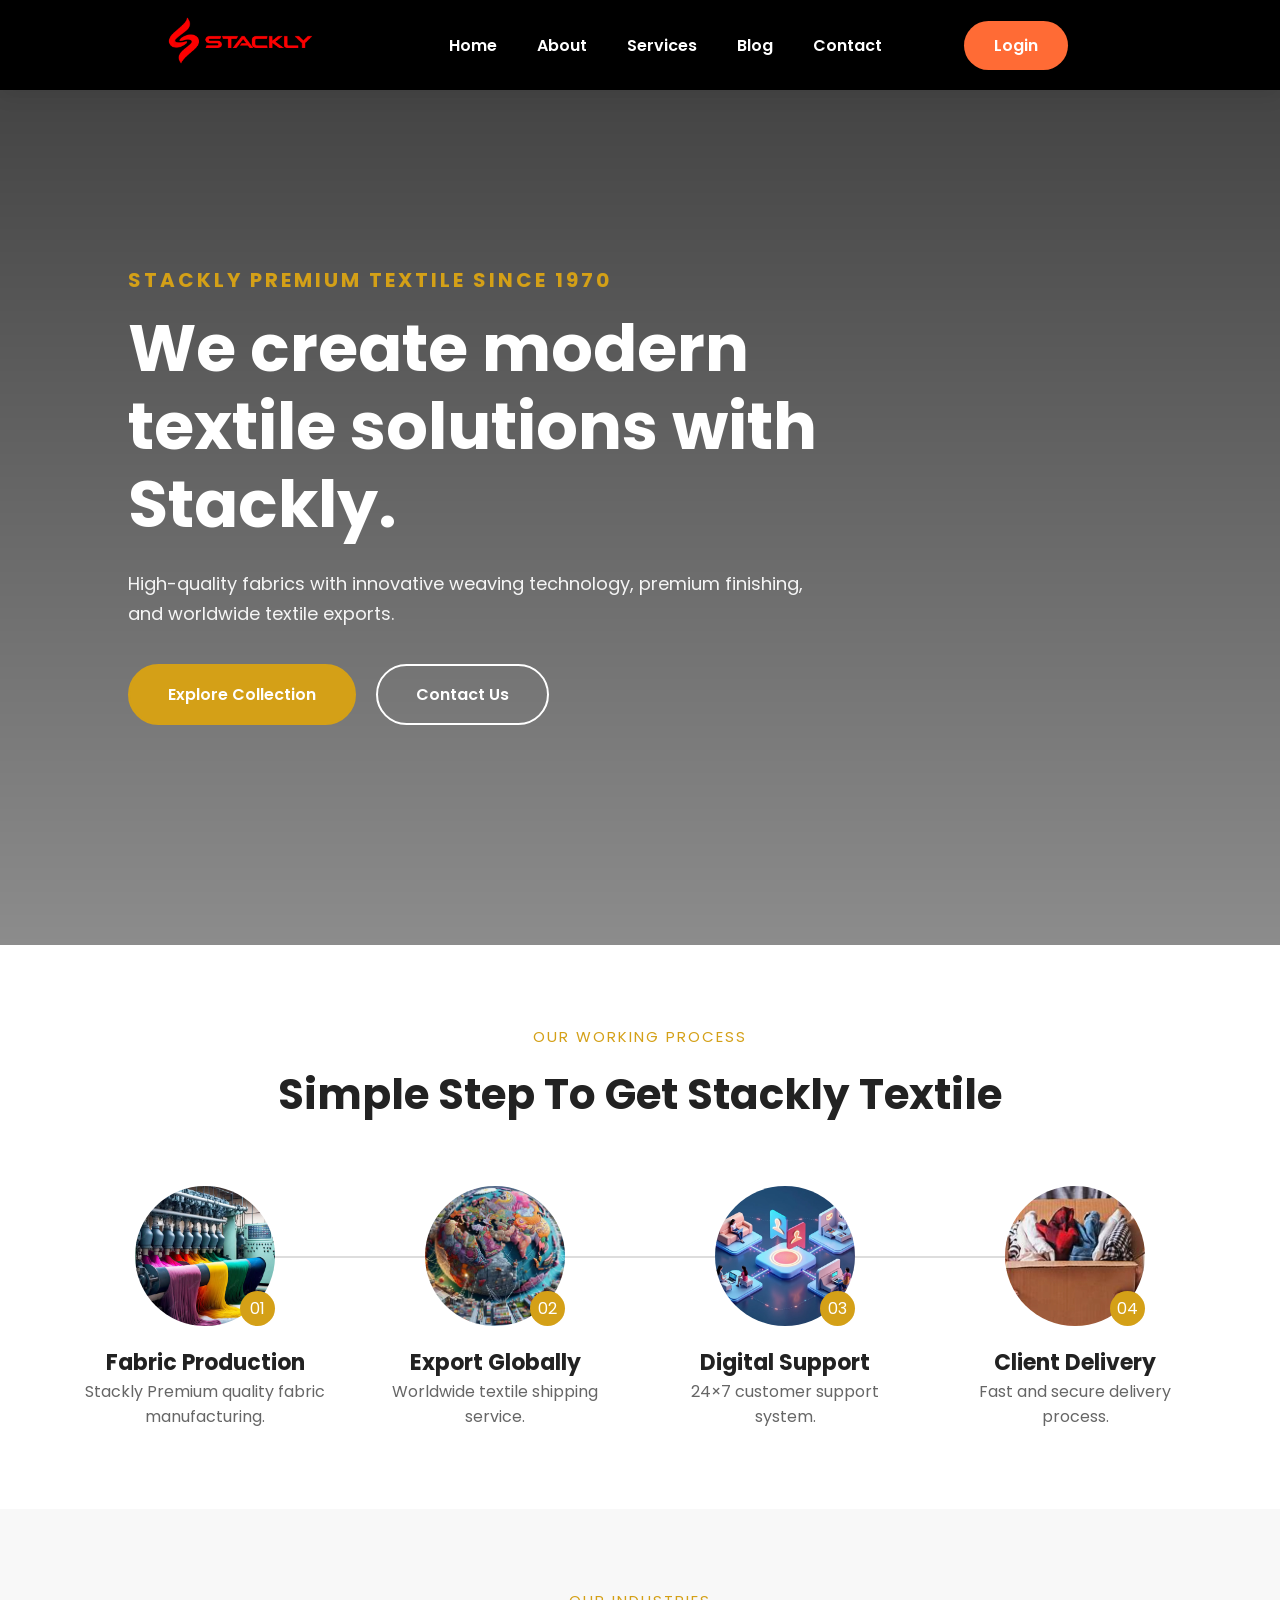
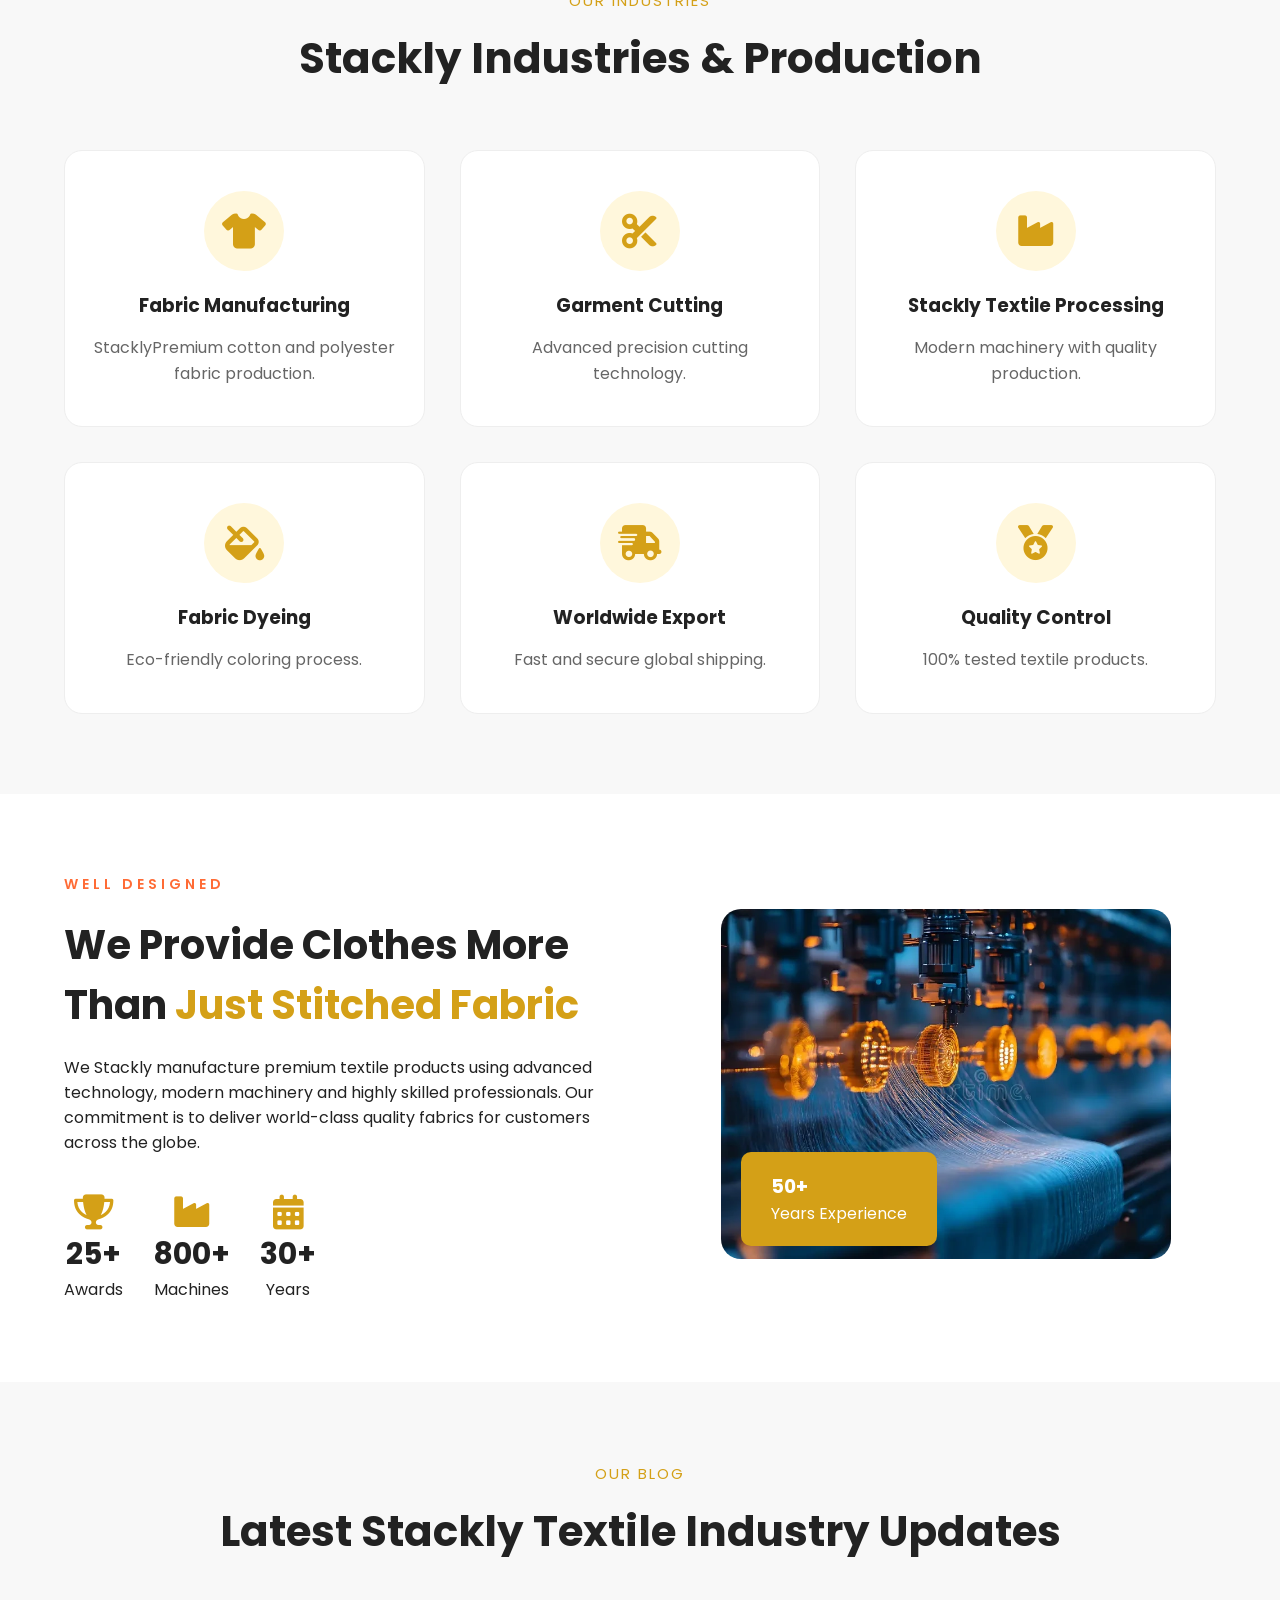
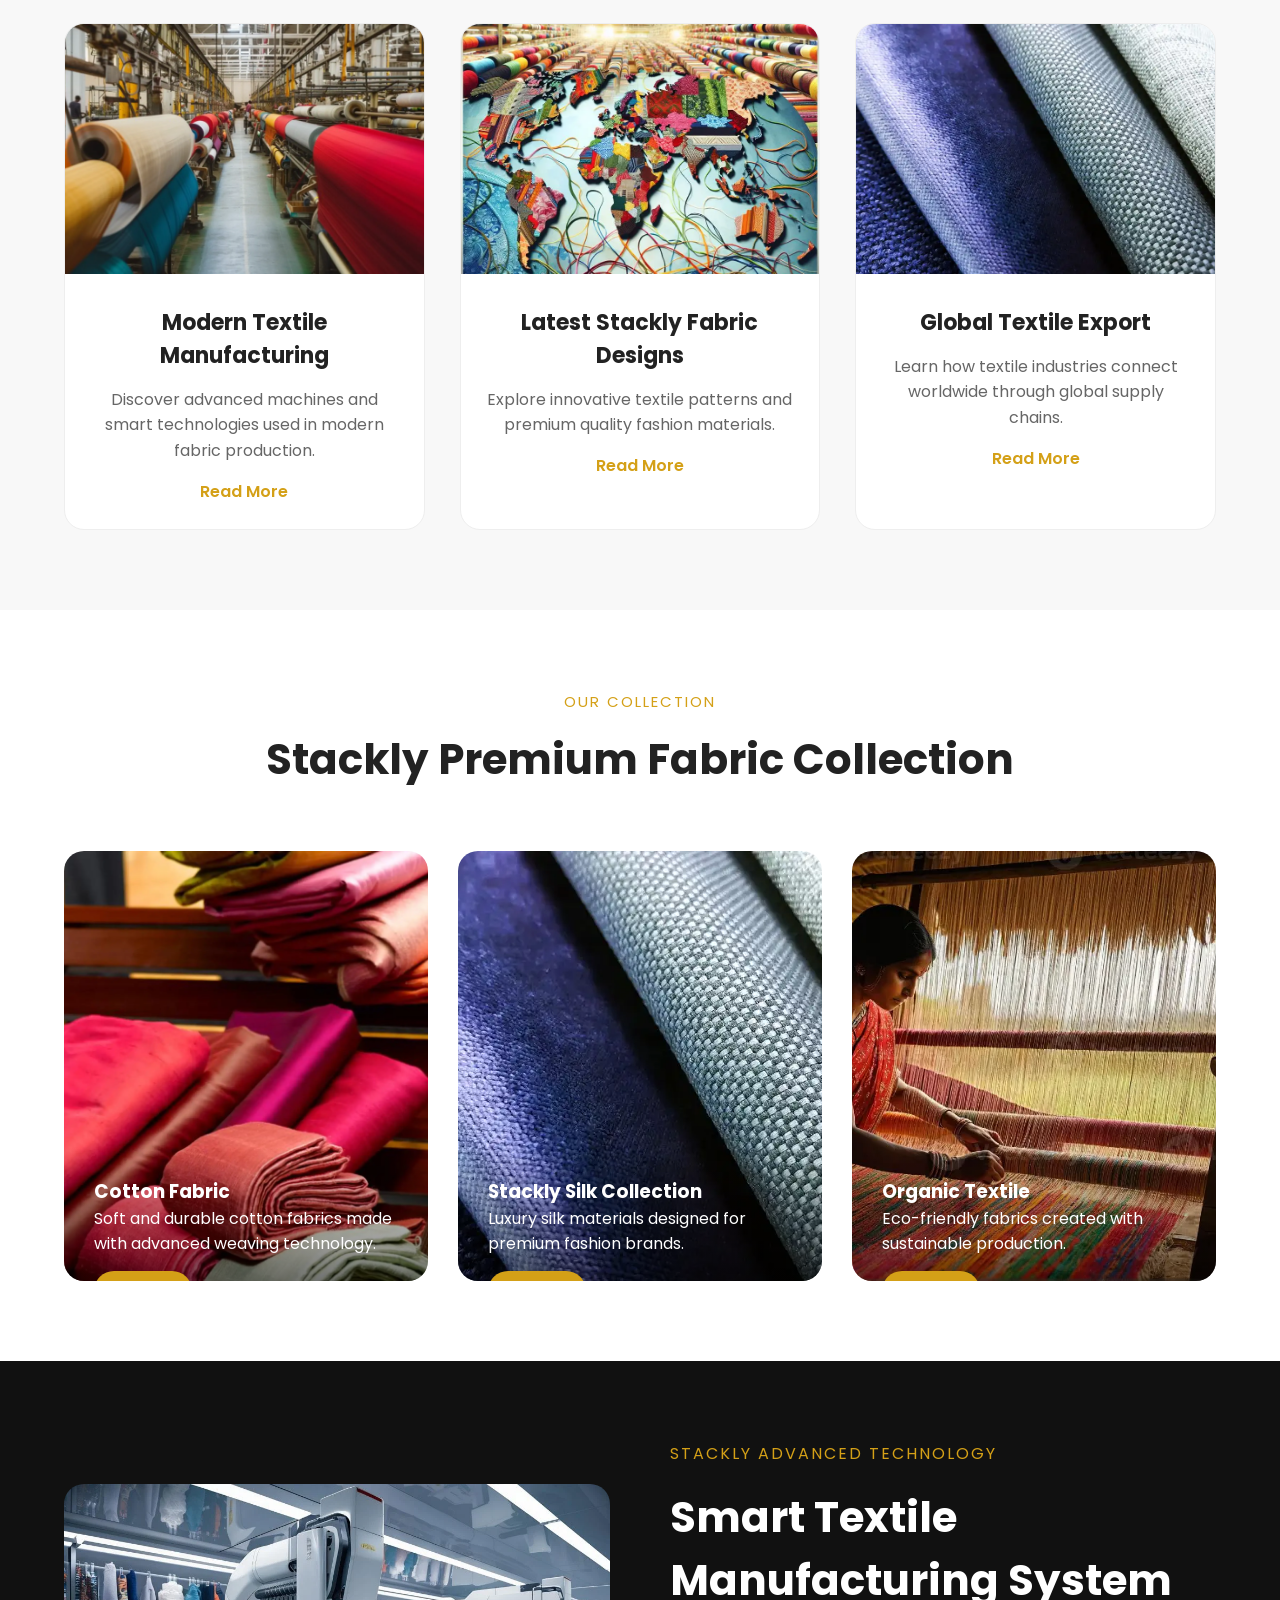
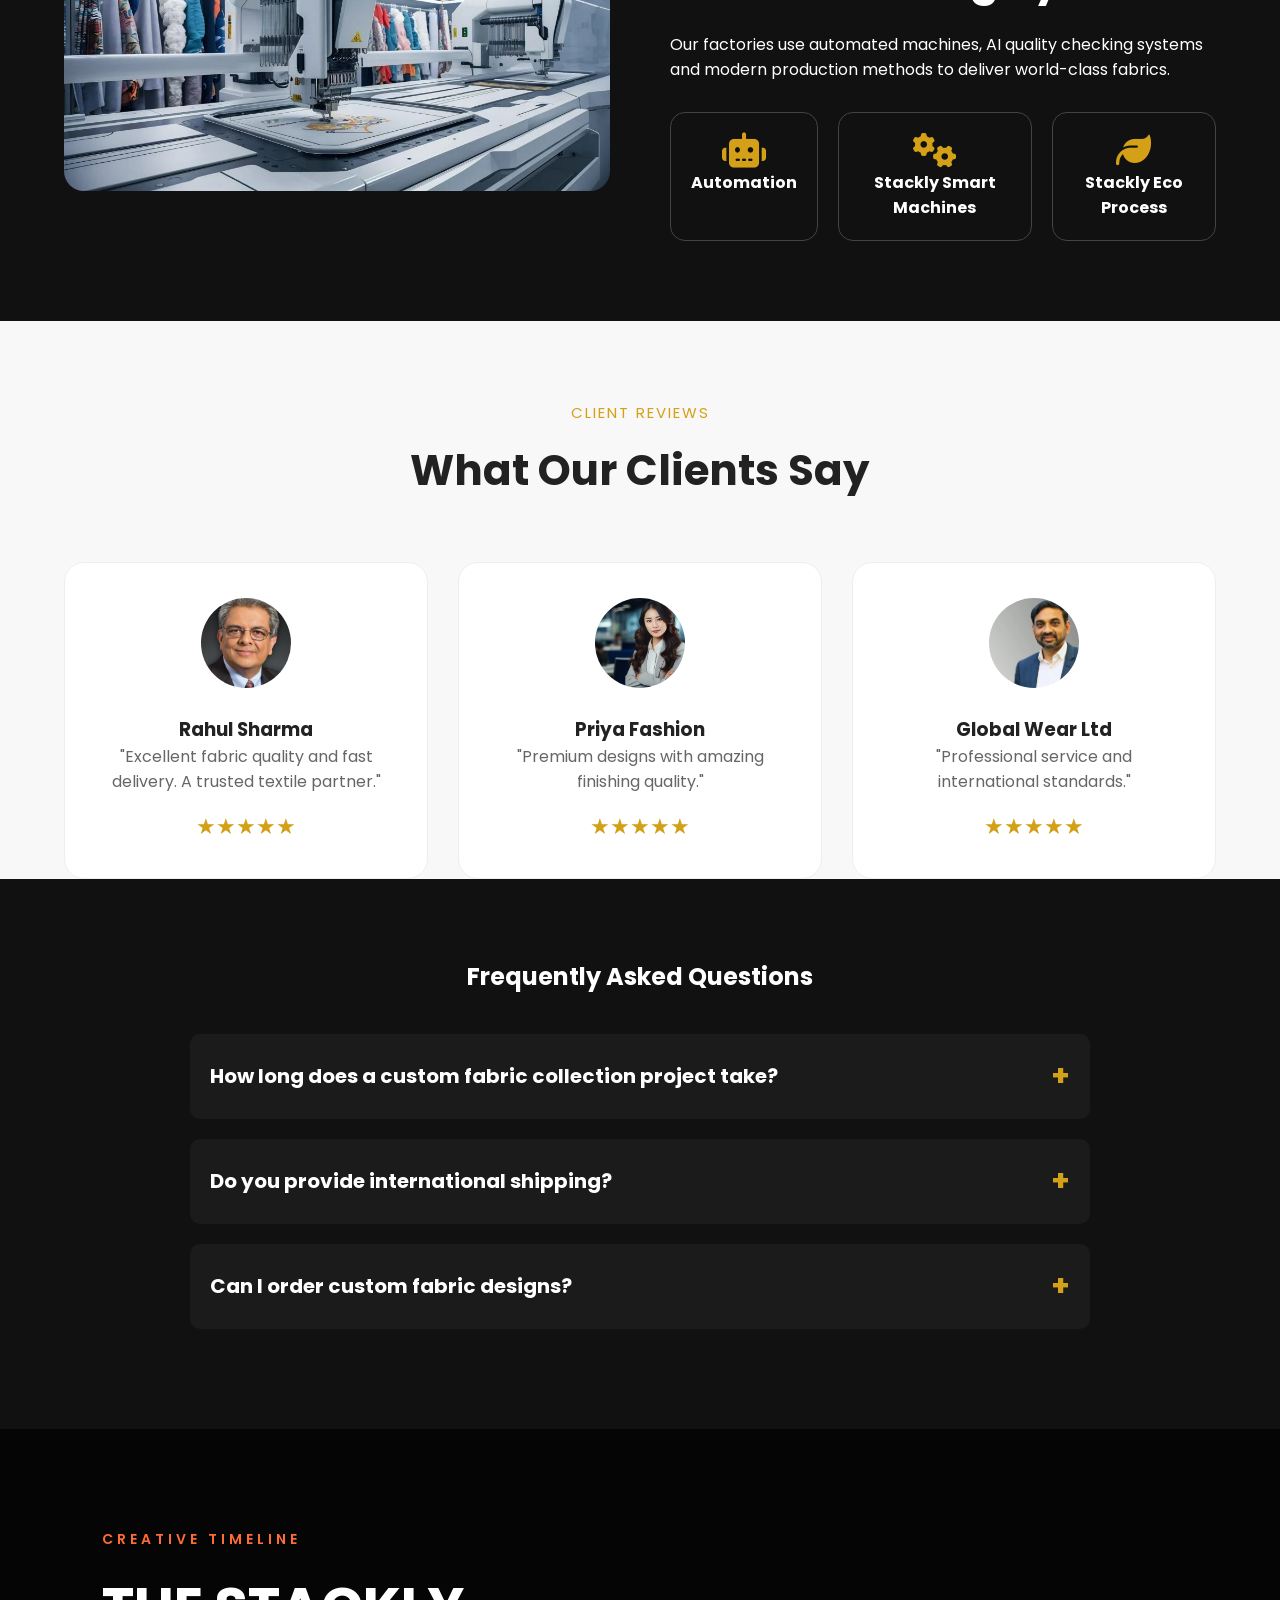
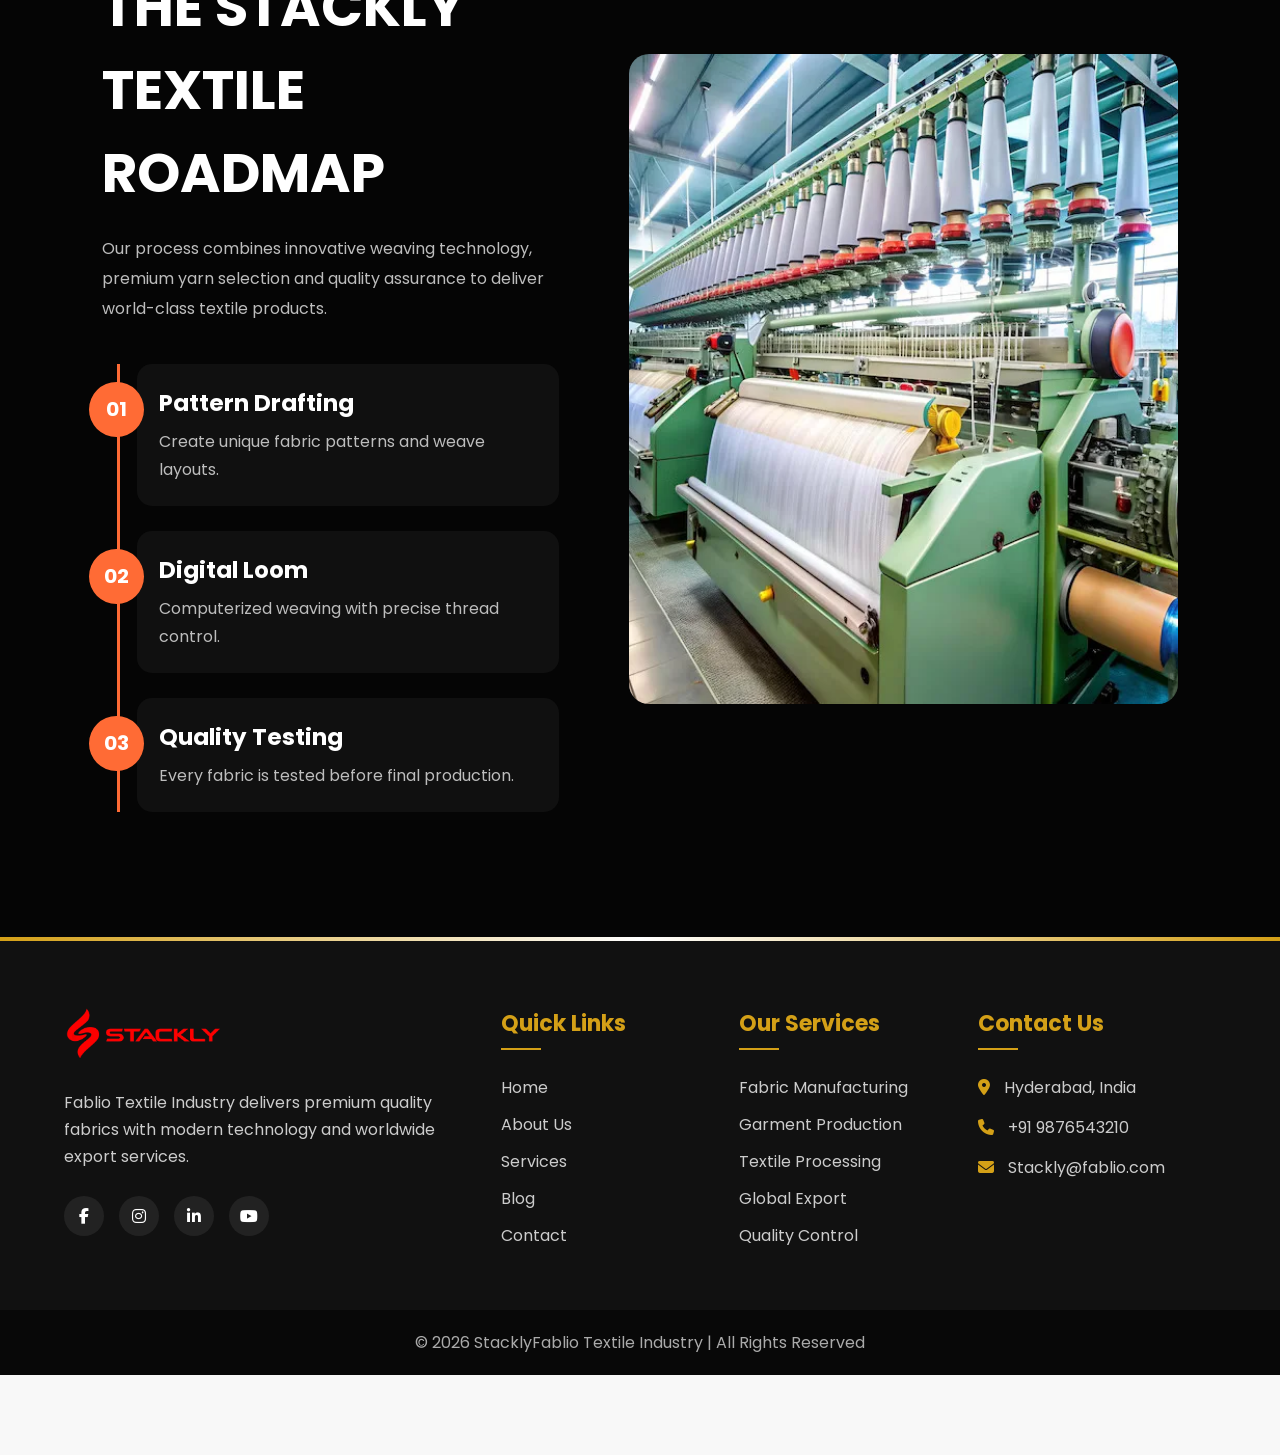
<file: index.html>
<!DOCTYPE html>
<html lang="en">
<head>
<meta charset="UTF-8">
<meta name="viewport" content="width=device-width, initial-scale=1.0">

<title>Fablio Textile Industry</title>

<link rel="stylesheet" href="style.css">

<link rel="stylesheet"
href="https://cdnjs.cloudflare.com/ajax/libs/font-awesome/6.6.0/css/all.min.css">

<link href="https://fonts.googleapis.com/css2?family=Poppins:wght@300;400;500;600;700&display=swap" rel="stylesheet">

</head>

<body>

<!--================ HEADER START ================-->

<header>

<div class="top-bar">

<div class="container">

<div class="top-left">

<span><i class="fa-solid fa-location-dot"></i> Hyderabad, India</span>

<span><i class="fa-solid fa-phone"></i> +91 9876543210</span>

<span><i class="fa-solid fa-envelope"></i> stackly@fablio.com</span>

</div>

<div class="top-right">

<a href="404.html"><i class="fab fa-facebook-f"></i></a>

<a href="404.html"><i class="fab fa-instagram"></i></a>

<a href="404.html"><i class="fab fa-linkedin-in"></i></a>

<a href="404.html"><i class="fab fa-youtube"></i></a>

</div>

</div>

</div>
<nav>

<div class="container nav-container">

   <div class="logo">
    <a href="index.html">
        <img src="image-12.webp" alt="Stackly Logo">
    </a>
</div>
    <ul class="nav-links" id="navLinks">

        <li><a href="index.html">Home</a></li>

        <li><a href="about.html">About</a></li>

        <li><a href="services.html">Services</a></li>

        <li><a href="blog.html">Blog</a></li>

        <li><a href="contact.html">Contact</a></li>

        <!-- Mobile Login -->
        <li class="mobile-login">
            <a href="login.html" class="login-btn">Login</a>
        </li>

    </ul>

<div class="nav-right">

    <a href="login.html" class="desktop-login">Login</a>

    <div class="menu-btn" id="menuBtn">
        <i class="fa-solid fa-bars"></i>
    </div>

</div>
</div>

</nav>

</header>

<!--================ HERO SECTION ================-->
<!-- HERO SECTION -->
<section class="hero" id="home">

    <!-- Background Image Slider -->
    <div class="hero-slider">
        <div class="slide active">
            <img src="image-8.webp" alt="">
        </div>

        <div class="slide">
            <img src="image-9.webp" alt="">
        </div>

        <div class="slide">
            <img src="image-21.webp" alt="">
        </div>
    </div>

    <!-- Overlay -->
    <div class="overlay"></div>

    <!-- Content -->
    <div class="hero-content">

        <h4> Stackly Premium Textile Since 1970</h4>

        <h1>We create modern textile solutions with Stackly.</h1>

        <p>
            High-quality fabrics with innovative weaving technology,
            premium finishing, and worldwide textile exports.
        </p>

        <div class="hero-buttons">
            <a href="index.html" class="btn">Explore Collection</a>
            <a href="contact.html" class="btn2">Contact Us</a>
        </div>

    </div>

</section>
<!--================ WORK PROCESS =================-->

<section class="process">

<div class="section-title">

<span>OUR WORKING PROCESS</span>

<h2>Simple Step To Get Stackly Textile</h2>

</div>

<div class="process-container">

<div class="line"></div>

<div class="step">

<div class="circle">
<img src="image-3.webp" alt="">
<span>01</span>
</div>

<h3>Fabric Production</h3>

<p> Stackly Premium quality fabric manufacturing.</p>

</div>

<div class="step">

<div class="circle">
<img src="image-10.webp" alt="">
<span>02</span>
</div>

<h3>Export Globally</h3>

<p>Worldwide textile shipping service.</p>

</div>

<div class="step">

<div class="circle">
<img src="image-11.webp" alt="">
<span>03</span>
</div>

<h3>Digital Support</h3>

<p>24×7 customer support system.</p>

</div>

<div class="step">

<div class="circle">
<img src="image-1.webp" alt="">
<span>04</span>
</div>

<h3>Client Delivery</h3>

<p>Fast and secure delivery process.</p>

</div>

</div>

</section>
<!--================ INDUSTRIES =================-->

<section class="industries" id="industries">

<div class="section-title">

<span>OUR INDUSTRIES</span>

<h2> Stackly Industries & Production</h2>

<div class="line-one"></div>
<div class="line-two"></div>

</div>

<div class="industry-container">

<div class="industry-card">

<div class="icon">
<i class="fa-solid fa-shirt"></i>
</div>

<h3>Fabric Manufacturing</h3>

<p> StacklyPremium cotton and polyester fabric production.</p>

</div>

<div class="industry-card">

<div class="icon">
<i class="fa-solid fa-scissors"></i>
</div>

<h3>Garment Cutting</h3>

<p>Advanced precision cutting technology.</p>

</div>

<div class="industry-card">

<div class="icon">
<i class="fa-solid fa-industry"></i>
</div>

<h3> Stackly Textile Processing</h3>

<p>Modern machinery with quality production.</p>

</div>

<div class="industry-card">

<div class="icon">
<i class="fa-solid fa-fill-drip"></i>
</div>

<h3>Fabric Dyeing</h3>

<p>Eco-friendly coloring process.</p>

</div>

<div class="industry-card">

<div class="icon">
<i class="fa-solid fa-truck-fast"></i>
</div>

<h3>Worldwide Export</h3>

<p>Fast and secure global shipping.</p>

</div>

<div class="industry-card">

<div class="icon">
<i class="fa-solid fa-medal"></i>
</div>

<h3>Quality Control</h3>

<p>100% tested textile products.</p>

</div>

</div>

</section>

<section class="quality">

<div class="quality-container">

<div class="quality-left">

<span class="sub-title">WELL DESIGNED</span>

<h2>
We Provide Clothes More Than
<span>Just Stitched Fabric</span>
</h2>

<p>
We Stackly  manufacture premium textile products using advanced
technology, modern machinery and highly skilled professionals.
Our commitment is to deliver world-class quality fabrics for
customers across the globe.
</p>

<div class="quality-stats">

<div class="stat">

<i class="fa-solid fa-trophy"></i>

<h3>25+</h3>

<p>Awards</p>

</div>

<div class="stat">

<i class="fa-solid fa-industry"></i>

<h3>800+</h3>

<p>Machines</p>

</div>

<div class="stat">

<i class="fa-solid fa-calendar-days"></i>

<h3>30+</h3>

<p>Years</p>

</div>

</div>

</div>

<div class="quality-right">

<div class="img-box">

<img src="image-8.webp" alt="Quality Image">

<div class="experience">

<h3>50+</h3>

<span>Years Experience</span>

</div>

</div>

</div>

</div>

</section>
<!--================ TEXTILE BLOG =================-->

<section class="blog" id="Blog">

<div class="section-title">

<span>OUR BLOG</span>
<h2>Latest Stackly Textile Industry Updates</h2>

</div>


<div class="blog-container">


<div class="blog-card slide-left">

<img src="image-14.webp" alt="Textile Production">

<div class="blog-content">

<h3>Modern Textile Manufacturing</h3>

<p>
Discover advanced machines and smart technologies
used in modern fabric production.
</p>

<a href="404.html">Read More</a>

</div>

</div>




<div class="blog-card zoom-in">

<img src="image-15.webp" alt="Fabric Design">

<div class="blog-content">

<h3>Latest Stackly Fabric Designs</h3>

<p>
Explore innovative textile patterns and premium
quality fashion materials.
</p>

<a href="404.html">Read More</a>

</div>

</div>




<div class="blog-card slide-right">

<img src="image-16.webp" alt="Global Export">

<div class="blog-content">

<h3>Global Textile Export</h3>

<p>
Learn how textile industries connect worldwide
through global supply chains.
</p>

<a href="404.html">Read More</a>

</div>

</div>


</div>

</section>

<!--================ FABRIC COLLECTION =================-->

<section class="fabric-section">

<div class="section-title">
<span>OUR COLLECTION</span>
<h2>Stackly Premium Fabric Collection</h2>
</div>


<div class="fabric-container">


<div class="fabric-card">

<img src="image-17.webp" alt="Cotton Fabric">

<div class="fabric-info">

<h3>Cotton Fabric</h3>

<p>
Soft and durable cotton fabrics made with advanced weaving technology.
</p>

<button onclick="window.location.href='404.html'">
    Explore
</button>

</div>

</div>



<div class="fabric-card">

<img src="image-16.webp" alt="Silk Collection">

<div class="fabric-info">

<h3>Stackly Silk Collection</h3>

<p>
Luxury silk materials designed for premium fashion brands.
</p>
<button onclick="window.location.href='404.html'">
    Explore
</button>

</div>

</div>



<div class="fabric-card">

<img src="image-21.webp" alt="Organic Textile">

<div class="fabric-info">

<h3>Organic Textile</h3>

<p>
Eco-friendly fabrics created with sustainable production.
</p>
<button onclick="window.location.href='404.html'">
    Explore
</button>

</div>

</div>


</div>

</section>





<!--================ TECHNOLOGY =================-->

<section class="technology">


<div class="tech-container">


<div class="tech-image">

<img src="image-18.webp" alt="Technology Image">

</div>


<div class="tech-content">


<span>STACKLY ADVANCED TECHNOLOGY</span>

<h2>
Smart Textile Manufacturing System
</h2>


<p>
Our factories use automated machines,
AI quality checking systems and modern
production methods to deliver world-class fabrics.
</p>


<div class="tech-box">


<div>
<i class="fa-solid fa-robot"></i>
<h4>Automation</h4>
</div>


<div>
<i class="fa-solid fa-gears"></i>
<h4>Stackly Smart Machines</h4>
</div>


<div>
<i class="fa-solid fa-leaf"></i>
<h4>Stackly Eco Process</h4>
</div>


</div>


</div>


</div>


</section>






<!--================ TESTIMONIAL =================-->

<section class="testimonial">


<div class="section-title">

<span>CLIENT REVIEWS</span>

<h2>What Our Clients Say</h2>

</div>



<div class="review-container">



<div class="review-card">

<img src="k_11zon.webp">

<h3>Rahul Sharma</h3>

<p>
"Excellent fabric quality and fast delivery.
A trusted textile partner."
</p>


<div class="stars">
★★★★★
</div>

</div>





<div class="review-card">

<img src="asian_11zon.webp">

<h3>Priya Fashion</h3>

<p>
"Premium designs with amazing finishing quality."
</p>


<div class="stars">
★★★★★
</div>


</div>





<div class="review-card">

<img src="m_11zon.webp">

<h3>Global Wear Ltd</h3>

<p>
"Professional service and international standards."
</p>


<div class="stars">
★★★★★
</div>


</div>


</div>

<section class="faq-section">

    <div class="faq-container">

        <h2>Frequently Asked Questions</h2>

        <div class="faq-item">

            <div class="faq-question">
                <h3>How long does a custom fabric collection project take?</h3>
                <span>+</span>
            </div>

            <div class="faq-answer">
                <p>
                    A complete collection usually takes 4–8 months depending on
                    design approval, yarn sourcing and production.
                </p>
            </div>

        </div>

        <div class="faq-item">

            <div class="faq-question">
                <h3>Do you provide international shipping?</h3>
                <span>+</span>
            </div>

            <div class="faq-answer">
                <p>
                    Yes. We export premium textile products worldwide with secure logistics.
                </p>
            </div>

        </div>

        <div class="faq-item">

            <div class="faq-question">
                <h3>Can I order custom fabric designs?</h3>
                <span>+</span>
            </div>

            <div class="faq-answer">
                <p>
                    Yes. We manufacture custom fabrics according to your requirements.
                </p>
            </div>

        </div>

    </div>

</section>

<section class="roadmap">

<div class="roadmap-container">

    <div class="roadmap-left">

        <span class="sub-title">CREATIVE TIMELINE</span>

        <h2>THE  STACKLY TEXTILE ROADMAP</h2>

        <p class="road-text">
            Our process combines innovative weaving technology,
            premium yarn selection and quality assurance to deliver
            world-class textile products.
        </p>

        <div class="timeline">

            <div class="timeline-box">
                <div class="number">01</div>

                <div class="content">
                    <h3>Pattern Drafting</h3>
                    <p>Create unique fabric patterns and weave layouts.</p>
                </div>
            </div>

            <div class="timeline-box">
                <div class="number">02</div>

                <div class="content">
                    <h3>Digital Loom</h3>
                    <p>Computerized weaving with precise thread control.</p>
                </div>
            </div>

            <div class="timeline-box">
                <div class="number">03</div>

                <div class="content">
                    <h3>Quality Testing</h3>
                    <p>Every fabric is tested before final production.</p>
                </div>
            </div>

        </div>

    </div>


    <div class="roadmap-right">

        <img src="image-6.webp">

    </div>

</div>

</section>
<!--================ FOOTER =================-->

<footer class="footer">


<div class="footer-container">


<!-- Logo Section -->

<div class="footer-box footer-logo">


<a href="index.html">
            <img src="image-12.webp" alt="Fablio Logo">
        </a>

<p>
Fablio Textile Industry delivers premium quality fabrics
with modern technology and worldwide export services.
</p>


<div class="footer-social">

<a href="404.html"><i class="fab fa-facebook-f"></i></a>
<a href="404.html"><i class="fab fa-instagram"></i></a>
<a href="404.html"><i class="fab fa-linkedin-in"></i></a>
<a href="404.html"><i class="fab fa-youtube"></i></a>

</div>


</div>





<!-- Quick Links -->

<div class="footer-box">

<h3>Quick Links</h3>

<ul>

<li><a href="index.html">Home</a></li>

<li><a href="about.html">About Us</a></li>

<li><a href="services.html">Services</a></li>

<li><a href="blog.html">Blog</a></li>

<li><a href="contact.html">Contact</a></li>

</ul>


</div>





<!-- Services -->

<div class="footer-box">

<h3>Our Services</h3>

<ul>

<li><a href="404.html">Fabric Manufacturing</a></li>

<li><a href="404.html">Garment Production</a></li>

<li><a href="404.html">Textile Processing</a></li>

<li><a href="404.html">Global Export</a></li>

<li><a href="404.html">Quality Control</a></li>

</ul>


</div>






<!-- Contact -->

<div class="footer-box contact-box">

<h3>Contact Us</h3>


<p>
<i class="fa-solid fa-location-dot"></i>
Hyderabad, India
</p>


<p>
<i class="fa-solid fa-phone"></i>
+91 9876543210
</p>


<p>
<i class="fa-solid fa-envelope"></i>
Stackly@fablio.com
</p>


</div>


</div>





<div class="footer-bottom">

<p>
© 2026  StacklyFablio Textile Industry | All Rights Reserved
</p>

</div>



</footer>
<script src="script.js"></script>
</body>
</html>
</file>
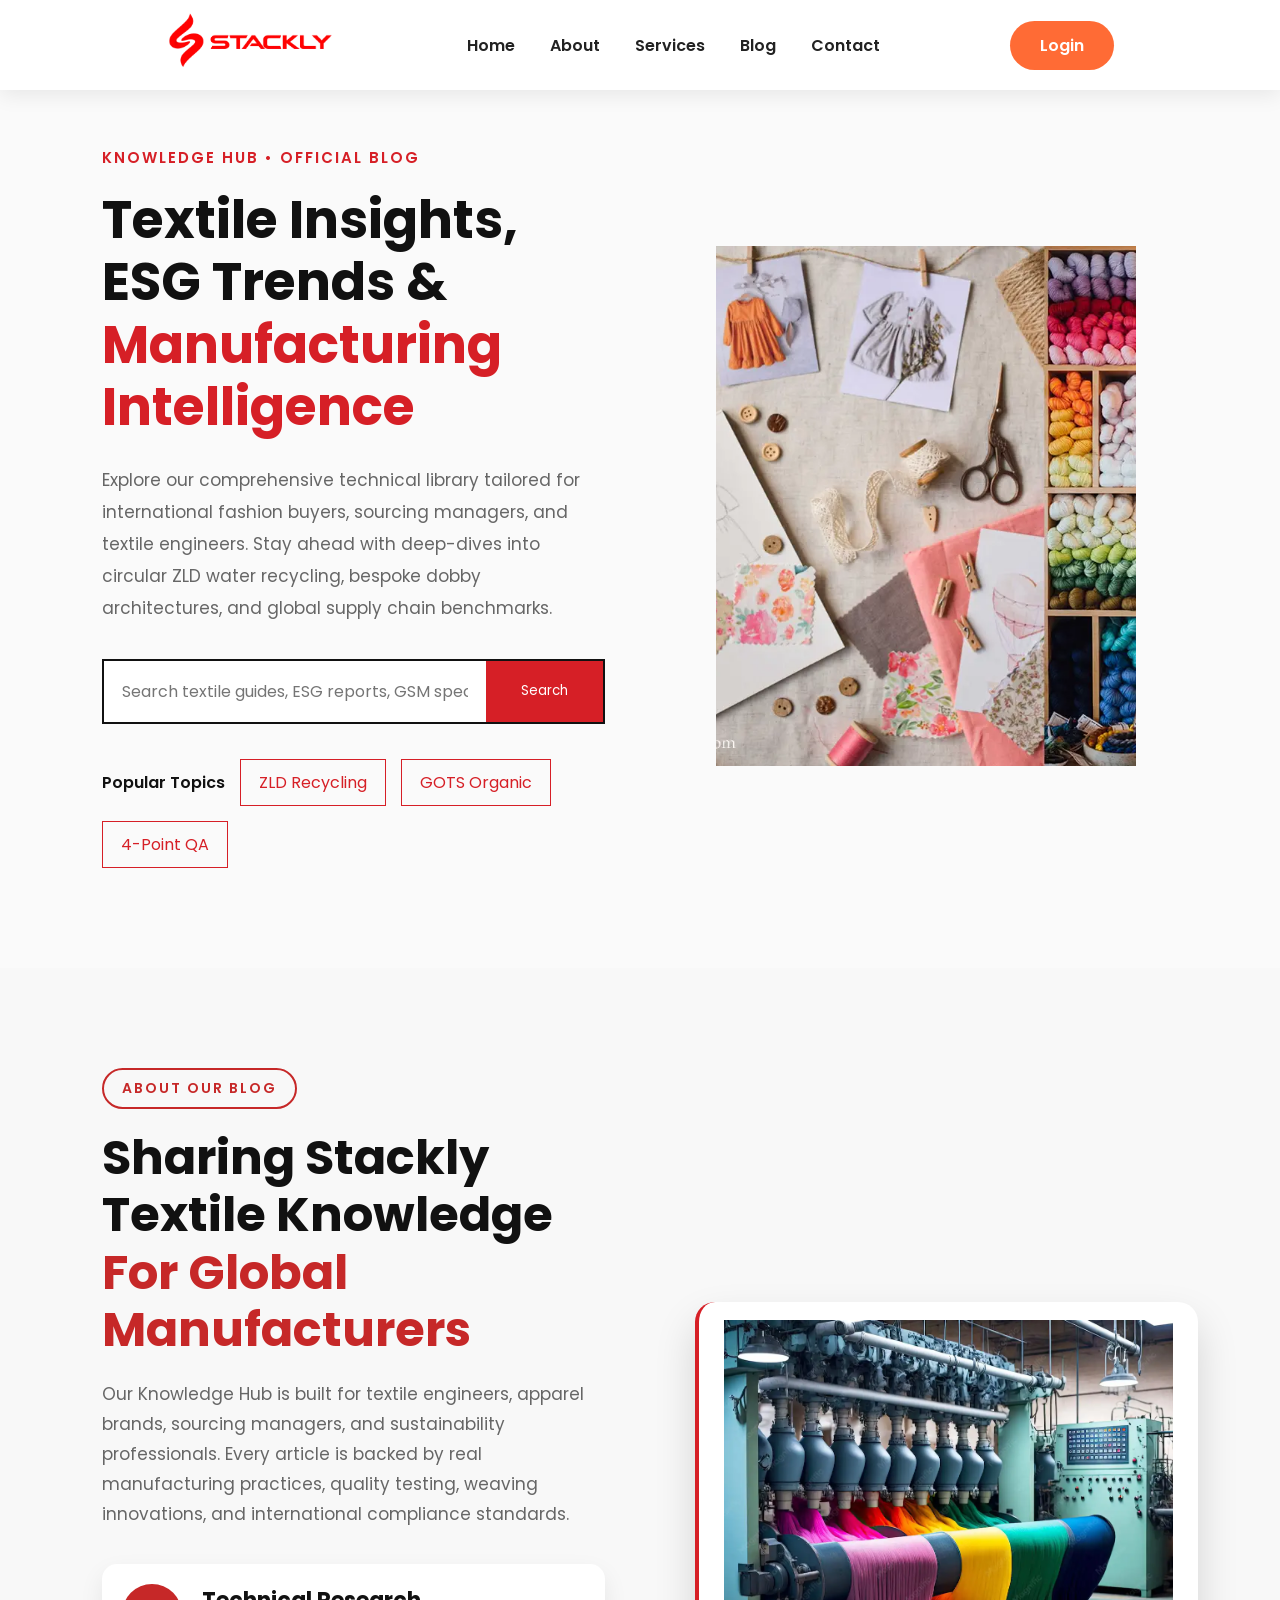
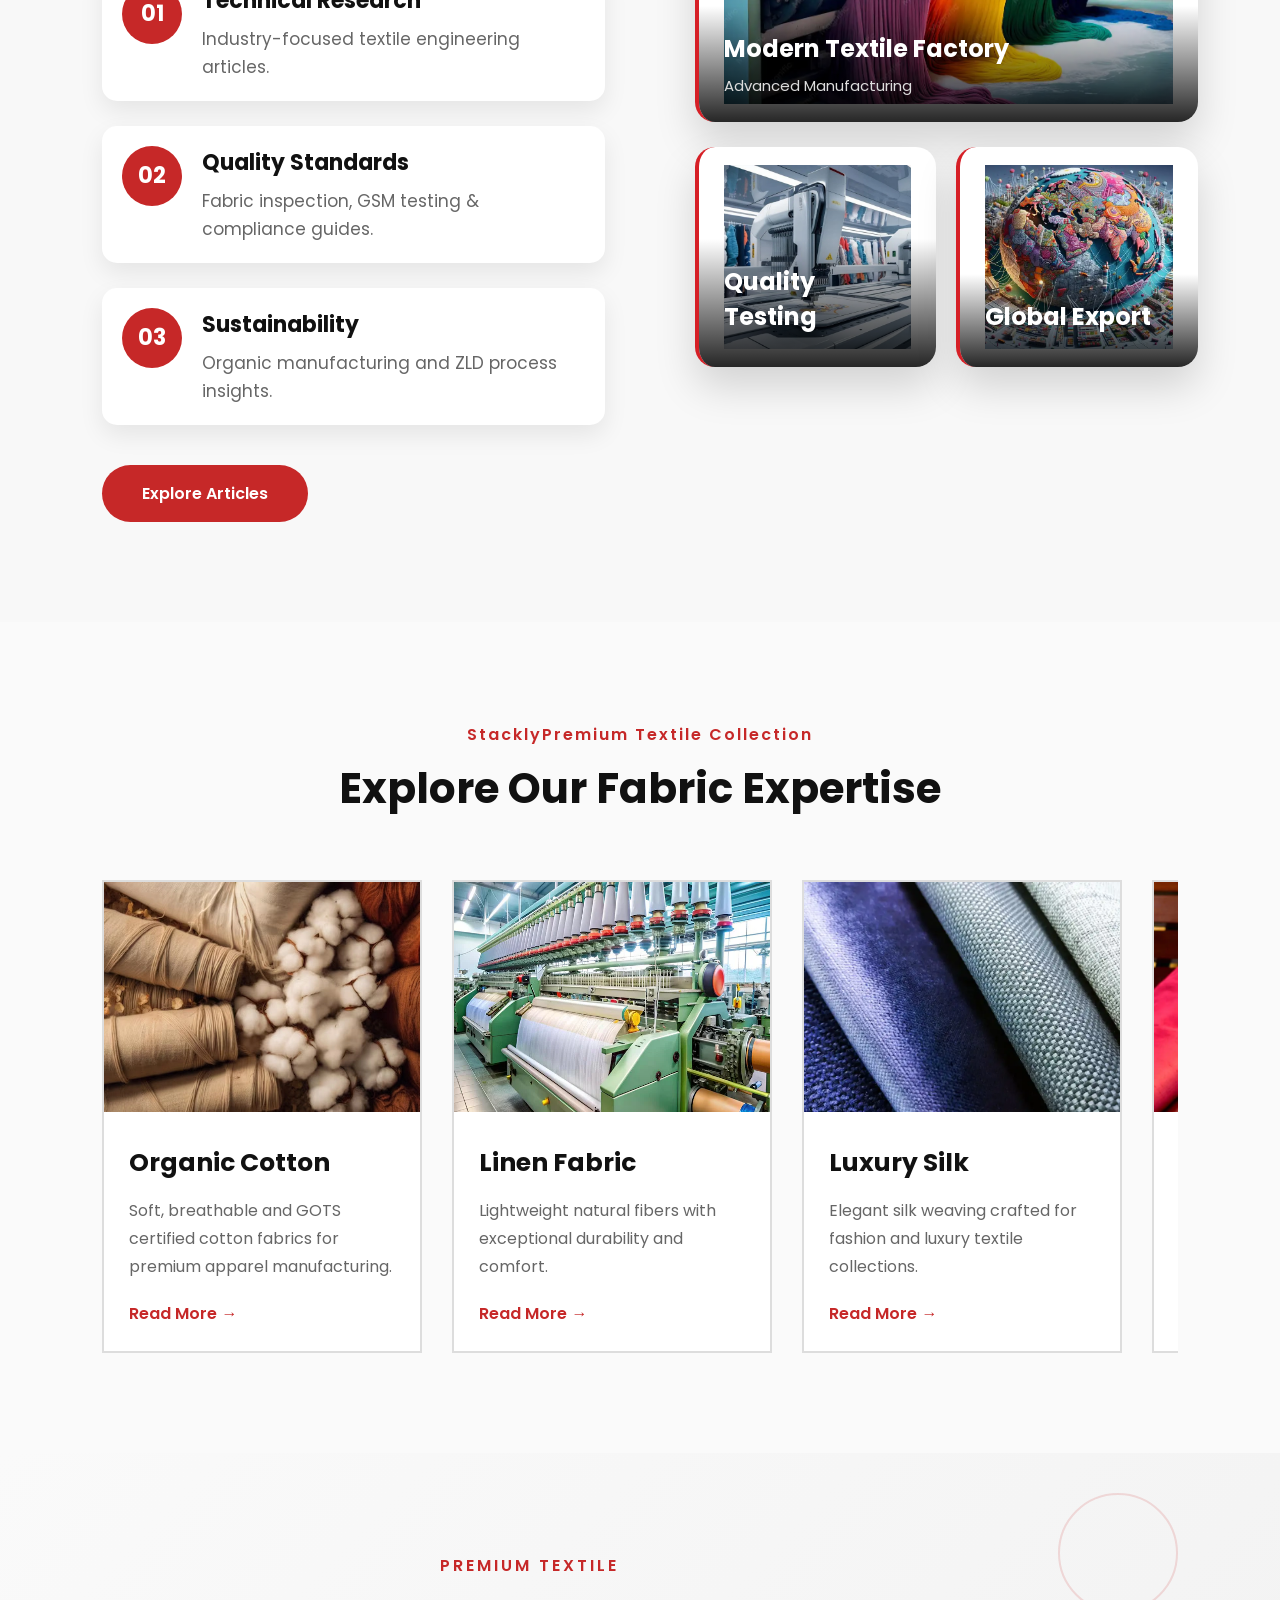
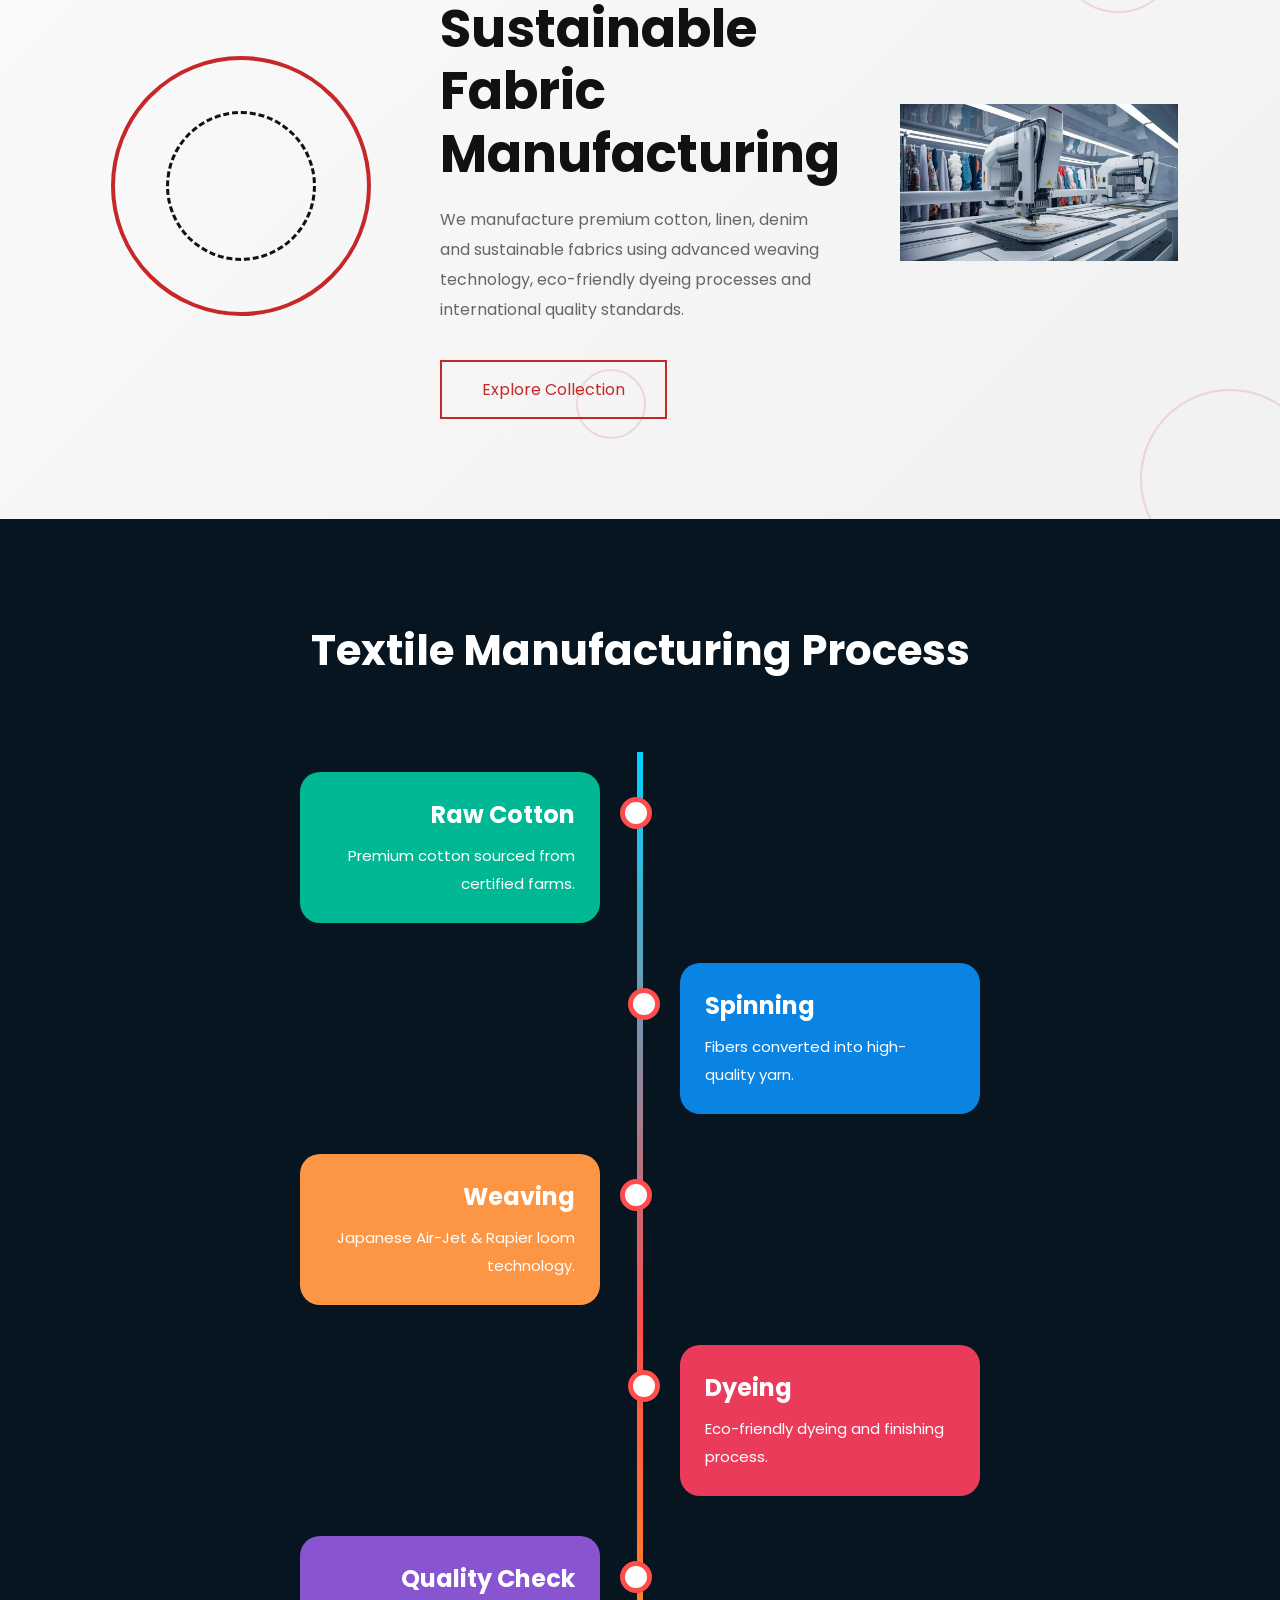
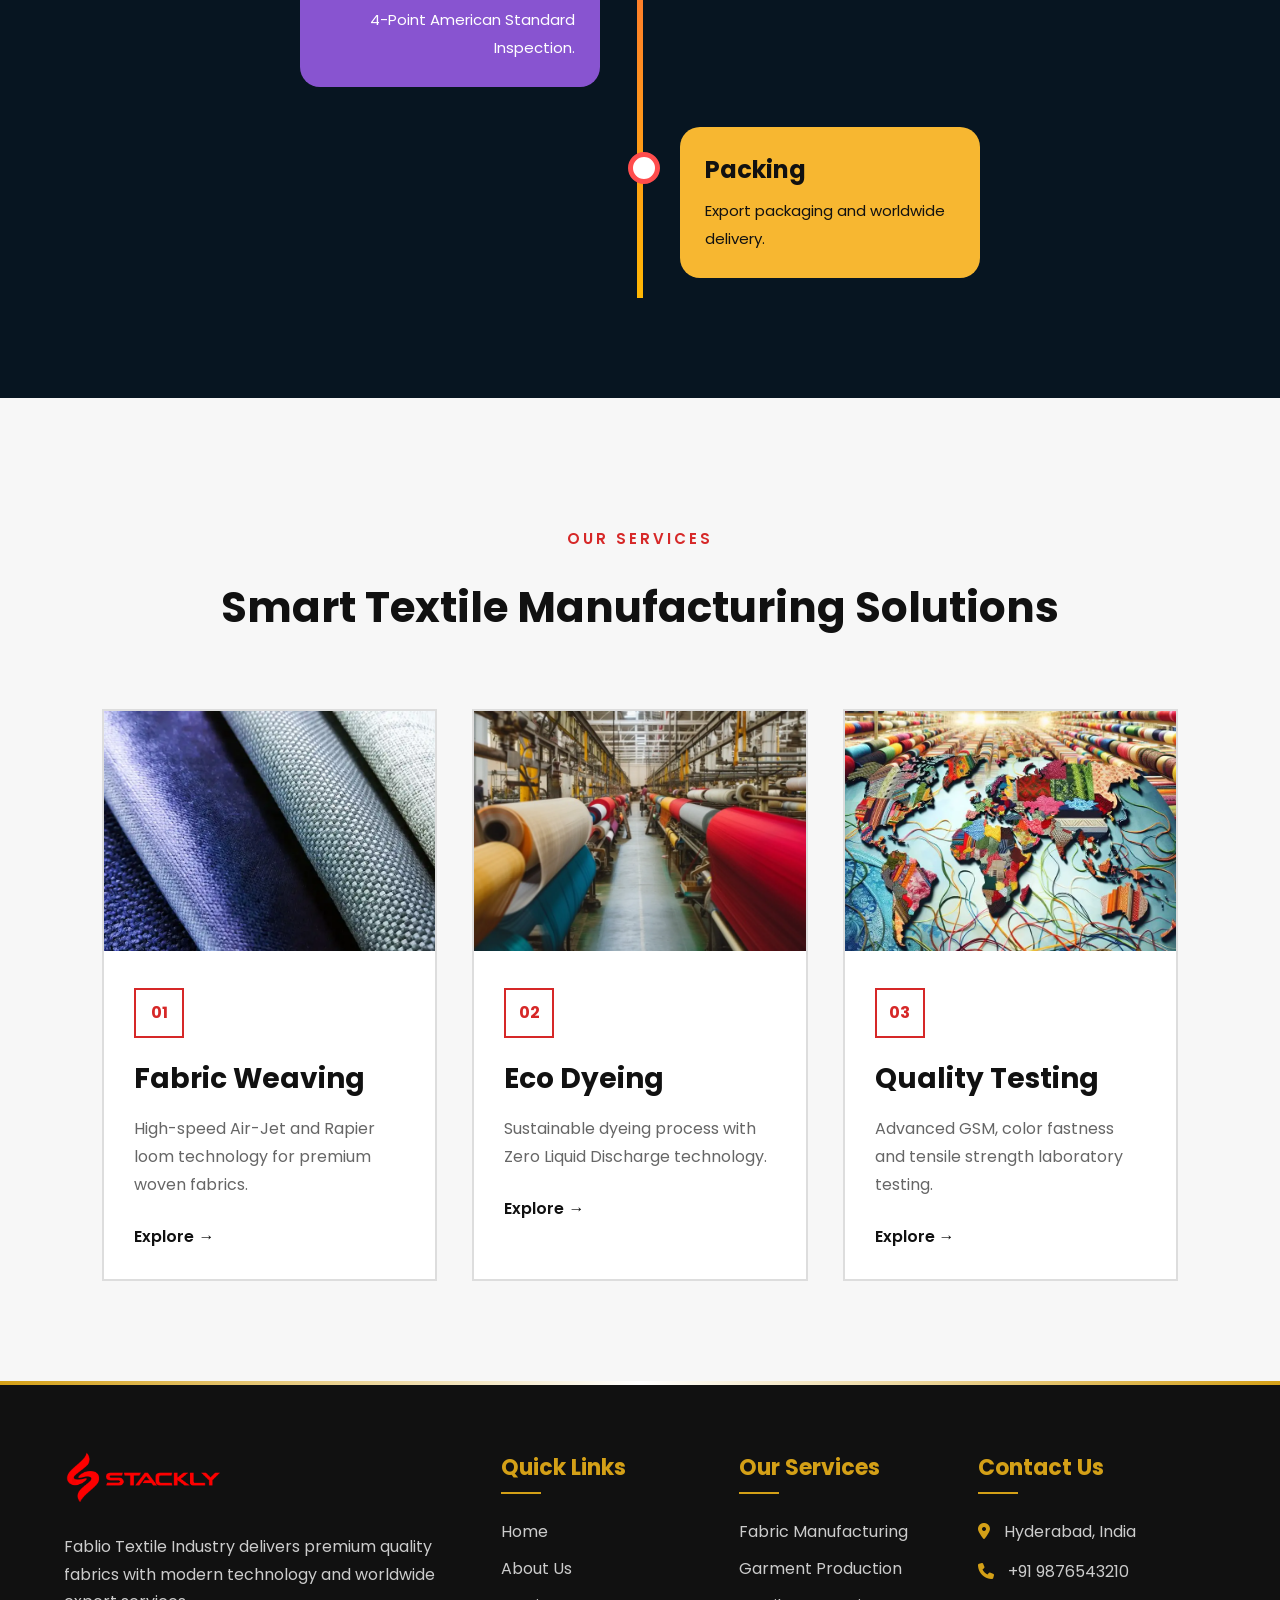
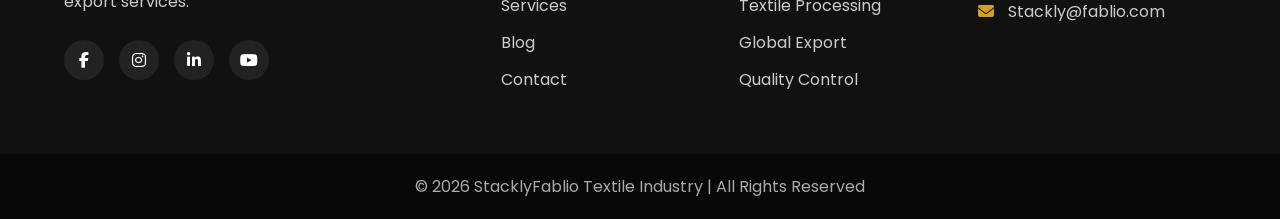
<file: blog.html>
<!DOCTYPE html>
<html lang="en">
<head>
<meta charset="UTF-8">
<meta name="viewport" content="width=device-width, initial-scale=1.0">

<title>Fablio Textile Industry</title>

<link rel="stylesheet" href="blog.css">

<link rel="stylesheet"
href="https://cdnjs.cloudflare.com/ajax/libs/font-awesome/6.6.0/css/all.min.css">

<link href="https://fonts.googleapis.com/css2?family=Poppins:wght@300;400;500;600;700&display=swap" rel="stylesheet">

</head>

<body>

<!--================ HEADER START ================-->

<header>

<div class="top-bar">

<div class="container">

<div class="top-left">

<span><i class="fa-solid fa-location-dot"></i> Hyderabad, India</span>

<span><i class="fa-solid fa-phone"></i> +91 9876543210</span>

<span><i class="fa-solid fa-envelope"></i> stackly@fablio.com</span>

</div>

<div class="top-right">

<a href="404.html"><i class="fab fa-facebook-f"></i></a>

<a href="404.html"><i class="fab fa-instagram"></i></a>

<a href="404.html"><i class="fab fa-linkedin-in"></i></a>

<a href="404.html"><i class="fab fa-youtube"></i></a>

</div>

</div>

</div>
<nav>

<div class="container nav-container">
  <div class="logo">
    <a href="index.html">
        <img src="image-12.webp" alt="Stackly Logo">
    </a>
</div>

    <ul class="nav-links" id="navLinks">

        <li><a href="index.html">Home</a></li>

        <li><a href="about.html">About</a></li>

        <li><a href="services.html">Services</a></li>

        <li><a href="blog.html">Blog</a></li>

        <li><a href="contact.html">Contact</a></li>

        <!-- Mobile Login -->
        <li class="mobile-login">
            <a href="login.html" class="login-btn">Login</a>
        </li>

    </ul>

<div class="nav-right">

    <a href="login.html" class="desktop-login">Login</a>

    <div class="menu-btn" id="menuBtn">
        <i class="fa-solid fa-bars"></i>
    </div>

</div>
</div>

</nav>

</header>


<section class="knowledge">

<div class="knowledge-content">

<span class="sub-title">
Knowledge Hub • Official Blog
</span>

<h2>
Textile Insights, ESG Trends &
<span>Manufacturing Intelligence</span>
</h2>

<p>
Explore our comprehensive technical library tailored for international
fashion buyers, sourcing managers, and textile engineers. Stay ahead
with deep-dives into circular ZLD water recycling, bespoke dobby
architectures, and global supply chain benchmarks.
</p>

<div class="search-box">

<input type="text"
placeholder="Search textile guides, ESG reports, GSM specs...">

<button type="button" onclick="window.location.href='404.html'">
    Search
</button>

</div>

<div class="topics">

<span>Popular Topics</span>

<a href="404.html">ZLD Recycling</a>

<a href="404.html">GOTS Organic</a>

<a href="404.html">4-Point QA</a>

</div>

</div>


<div class="knowledge-image">



<img src="image-19.webp" alt="Textile Engineer">


</div>

</section>


<!-- ================= ABOUT BLOG SECTION ================= -->

<section class="about-blog">

    <div class="blog-left">

        <span class="blog-tag">
            ABOUT OUR BLOG
        </span>

        <h2>
            Sharing Stackly  Textile Knowledge
            <span>For Global Manufacturers</span>
        </h2>

        <p>
            Our Knowledge Hub is built for textile engineers, apparel brands,
            sourcing managers, and sustainability professionals. Every article
            is backed by real manufacturing practices, quality testing,
            weaving innovations, and international compliance standards.
        </p>

        <div class="blog-points">

            <div class="point">
                <h3>01</h3>
                <div>
                    <h4>Technical Research</h4>
                    <p>Industry-focused textile engineering articles.</p>
                </div>
            </div>

            <div class="point">
                <h3>02</h3>
                <div>
                    <h4>Quality Standards</h4>
                    <p>Fabric inspection, GSM testing & compliance guides.</p>
                </div>
            </div>

            <div class="point">
                <h3>03</h3>
                <div>
                    <h4>Sustainability</h4>
                    <p>Organic manufacturing and ZLD process insights.</p>
                </div>
            </div>

        </div>

        <a href="404.html" class="blog-btn">
            Explore Articles
        </a>

    </div>

<div class="blog-right">

    <div class="image-card large">

        <img src="image-3.webp" alt="Textile Factory">

        <div class="overlay">
            <h3>Modern Textile Factory</h3>
            <p>Advanced Manufacturing</p>
        </div>

    </div>

    <div class="small-images">

        <div class="image-card">

            <img src="image-18.webp" alt="Fabric Quality">

            <div class="overlay">
                <h3>Quality Testing</h3>
            </div>

        </div>

        <div class="image-card">

            <img src="image-10.webp" alt="Textile Export">

            <div class="overlay">
                <h3>Global Export</h3>
            </div>

        </div>

    </div>

</div>
</section>
<!-- ================= FABRIC SLIDER ================= -->

<section class="fabric-section">

    <div class="section-title">
        <span>StacklyPremium Textile Collection</span>
        <h2>Explore Our Fabric Expertise</h2>
    </div>

    <div class="fabric-slider">

        <div class="fabric-track">

            <!-- Card 1 -->
            <div class="fabric-card">
                <img src="image-5.webp" alt="">
                <div class="fabric-content">
                    <h3>Organic Cotton</h3>
                    <p>
                        Soft, breathable and GOTS certified cotton fabrics
                        for premium apparel manufacturing.
                    </p>
                    <a href="404.html">Read More →</a>
                </div>
            </div>

            <!-- Card 2 -->
            <div class="fabric-card">
                <img src="image-6.webp" alt="">
                <div class="fabric-content">
                    <h3>Linen Fabric</h3>
                    <p>
                        Lightweight natural fibers with exceptional durability
                        and comfort.
                    </p>
                    <a href="404.html">Read More →</a>
                </div>
            </div>

            <!-- Card 3 -->
            <div class="fabric-card">
                <img src="image-16.webp" alt="">
                <div class="fabric-content">
                    <h3>Luxury Silk</h3>
                    <p>
                        Elegant silk weaving crafted for fashion and luxury
                        textile collections.
                    </p>
                    <a href="404.html">Read More →</a>
                </div>
            </div>

            <!-- Card 4 -->
            <div class="fabric-card">
                <img src="image-17.webp" alt="">
                <div class="fabric-content">
                    <h3>Denim Fabric</h3>
                    <p>
                        High-strength woven denim engineered for modern
                        apparel industries.
                    </p>
                    <a href="404.html">Read More →</a>
                </div>
            </div>

        </div>

    </div>

</section>
<section class="textile-showcase">

    <!-- Background Animation -->
    <div class="bg-circle circle1"></div>
    <div class="bg-circle circle2"></div>
    <div class="bg-circle circle3"></div>

    <!-- Left Circle -->
    <div class="left-design">

        <div class="big-ring">
            <div class="small-ring"></div>
        </div>

    </div>

    <!-- Content -->
    <div class="showcase-content">

        <span>PREMIUM TEXTILE</span>

        <h2>
            Sustainable Fabric
            <br>
            Manufacturing
        </h2>

        <p>
            We manufacture premium cotton, linen, denim and sustainable
            fabrics using advanced weaving technology, eco-friendly dyeing
            processes and international quality standards.
        </p>

        <a href="404.html">Explore Collection</a>

    </div>

    <!-- Right Image -->
    <div class="showcase-image">

        <img src="image-18.webp" alt="Fabric">

    </div>

</section>
<section class="timeline-section">

    <h2 class="title">Textile Manufacturing Process</h2>

    <div class="timeline">

        <div class="box left">
            <div class="content green">
                <h3>Raw Cotton</h3>
                <p>Premium cotton sourced from certified farms.</p>
            </div>
        </div>

        <div class="box right">
            <div class="content blue">
                <h3>Spinning</h3>
                <p>Fibers converted into high-quality yarn.</p>
            </div>
        </div>

        <div class="box left">
            <div class="content orange">
                <h3>Weaving</h3>
                <p>Japanese Air-Jet & Rapier loom technology.</p>
            </div>
        </div>

        <div class="box right">
            <div class="content red">
                <h3>Dyeing</h3>
                <p>Eco-friendly dyeing and finishing process.</p>
            </div>
        </div>

        <div class="box left">
            <div class="content purple">
                <h3>Quality Check</h3>
                <p>4-Point American Standard Inspection.</p>
            </div>
        </div>

        <div class="box right">
            <div class="content yellow">
                <h3>Packing</h3>
                <p>Export packaging and worldwide delivery.</p>
            </div>
        </div>

    </div>

</section>

<section class="services">

    <div class="title">

        <span>OUR SERVICES</span>

        <h2>Smart Textile Manufacturing Solutions</h2>

    </div>

    <div class="service-container">

        <!-- Card 1 -->

        <div class="service-card">

            <div class="service-img">

                <img src="image-16.webp" alt="">

            </div>

            <div class="service-content">

                <span>01</span>

                <h3>Fabric Weaving</h3>

                <p>
                    High-speed Air-Jet and Rapier loom technology
                    for premium woven fabrics.
                </p>

                <a href="404.html">Explore →</a>

            </div>

        </div>

        <!-- Card 2 -->

        <div class="service-card">

            <div class="service-img">

                <img src="image-14.webp" alt="">

            </div>

            <div class="service-content">

                <span>02</span>

                <h3>Eco Dyeing</h3>

                <p>
                    Sustainable dyeing process with Zero Liquid
                    Discharge technology.
                </p>

                <a href="404.html">Explore →</a>

            </div>

        </div>

        <!-- Card 3 -->

        <div class="service-card">

            <div class="service-img">

                <img src="image-15.webp" alt="">

            </div>

            <div class="service-content">

                <span>03</span>

                <h3>Quality Testing</h3>

                <p>
                    Advanced GSM, color fastness and tensile
                    strength laboratory testing.
                </p>

                <a href="404.html">Explore →</a>

            </div>

        </div>

    </div>

</section>
<!--================ FOOTER =================-->

<footer class="footer">


<div class="footer-container">


<!-- Logo Section -->

<div class="footer-box footer-logo">


<a href="index.html">
            <img src="image-12.webp" alt="Fablio Logo">
        </a>

<p>
Fablio Textile Industry delivers premium quality fabrics
with modern technology and worldwide export services.
</p>


<div class="footer-social">

<a href="404.html"><i class="fab fa-facebook-f"></i></a>
<a href="404.html"><i class="fab fa-instagram"></i></a>
<a href="404.html"><i class="fab fa-linkedin-in"></i></a>
<a href="404.html"><i class="fab fa-youtube"></i></a>

</div>


</div>





<!-- Quick Links -->

<div class="footer-box">

<h3>Quick Links</h3>

<ul>

<li><a href="index.html">Home</a></li>

<li><a href="about.html">About Us</a></li>

<li><a href="services.html">Services</a></li>

<li><a href="blog.html">Blog</a></li>

<li><a href="contact.html">Contact</a></li>

</ul>


</div>





<!-- Services -->

<div class="footer-box">

<h3>Our Services</h3>

<ul>

<li><a href="404.html">Fabric Manufacturing</a></li>

<li><a href="404.html">Garment Production</a></li>

<li><a href="404.html">Textile Processing</a></li>

<li><a href="404.html">Global Export</a></li>

<li><a href="404.html">Quality Control</a></li>

</ul>


</div>






<!-- Contact -->

<div class="footer-box contact-box">

<h3>Contact Us</h3>


<p>
<i class="fa-solid fa-location-dot"></i>
Hyderabad, India
</p>


<p>
<i class="fa-solid fa-phone"></i>
+91 9876543210
</p>


<p>
<i class="fa-solid fa-envelope"></i>
Stackly@fablio.com
</p>


</div>


</div>





<div class="footer-bottom">

<p>
© 2026  StacklyFablio Textile Industry | All Rights Reserved
</p>

</div>



</footer>
<script src="blog.js"></script>
</body>
</html>
</file>
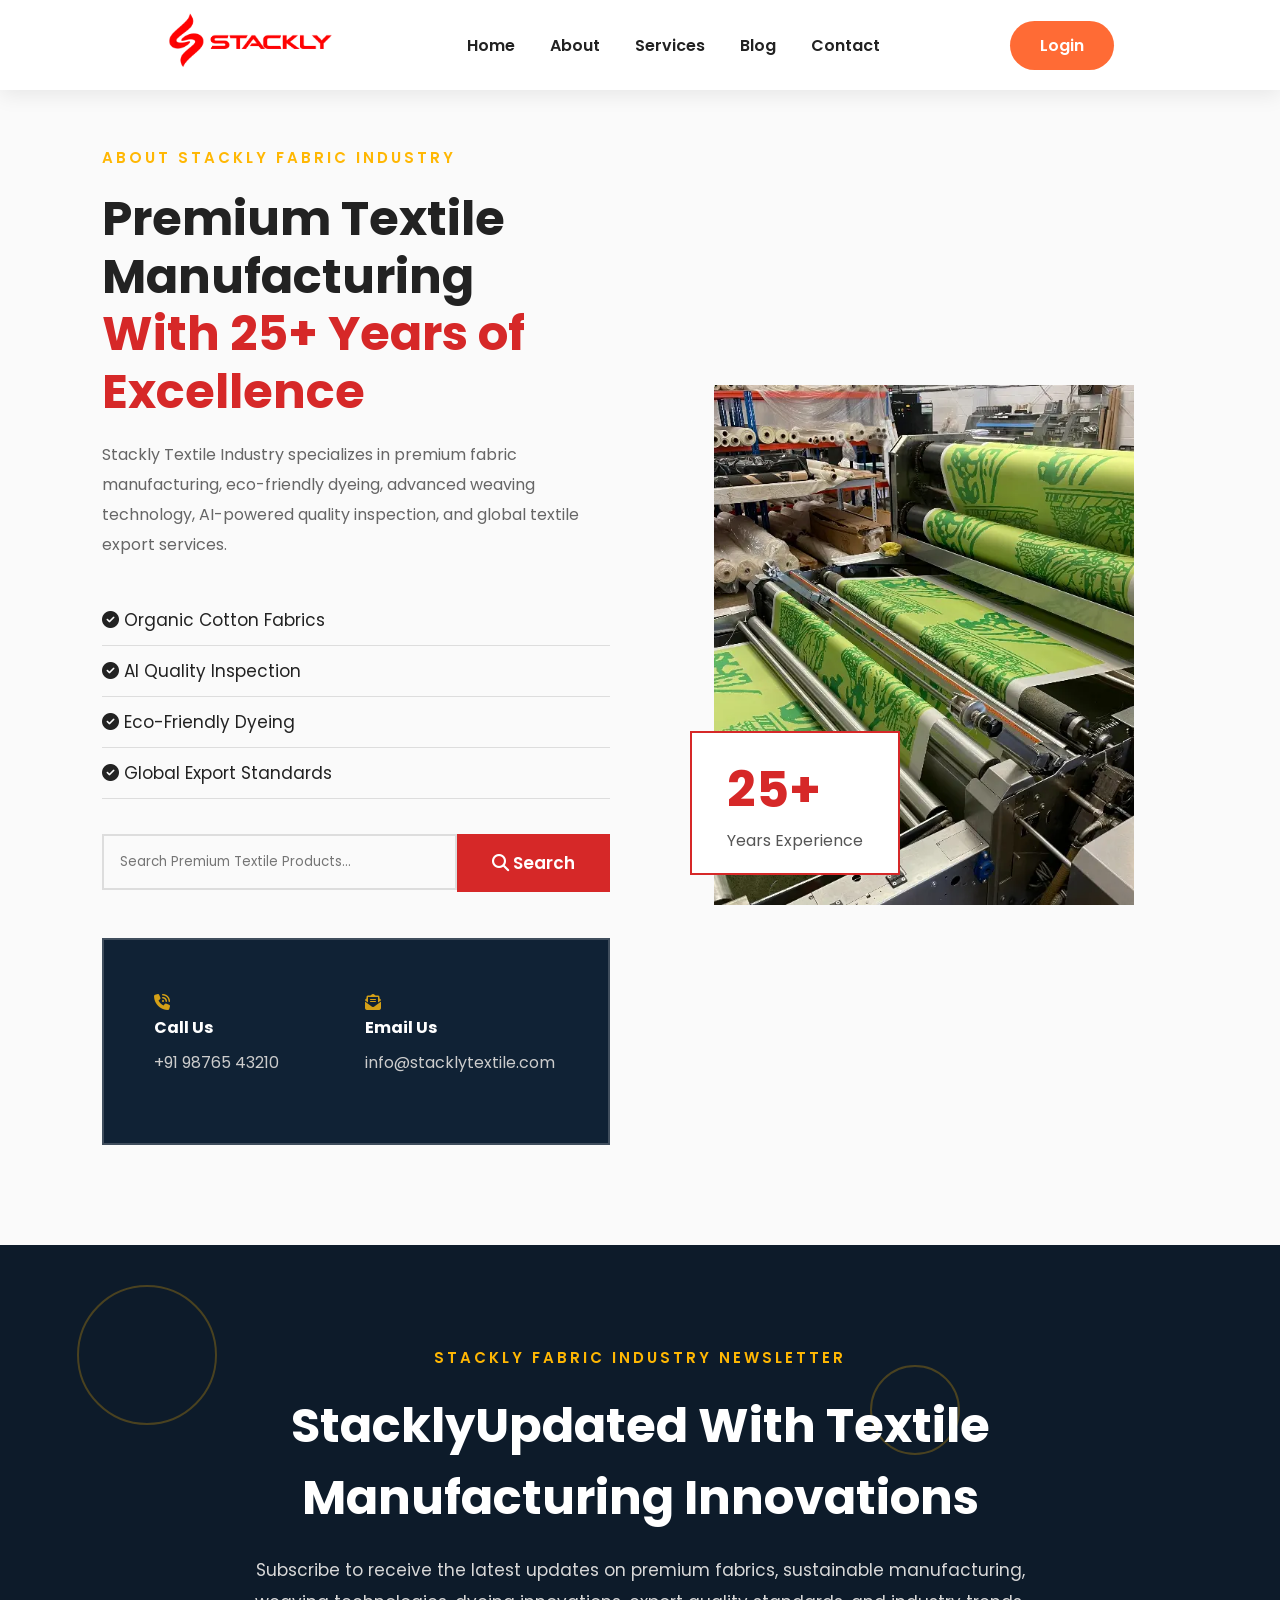
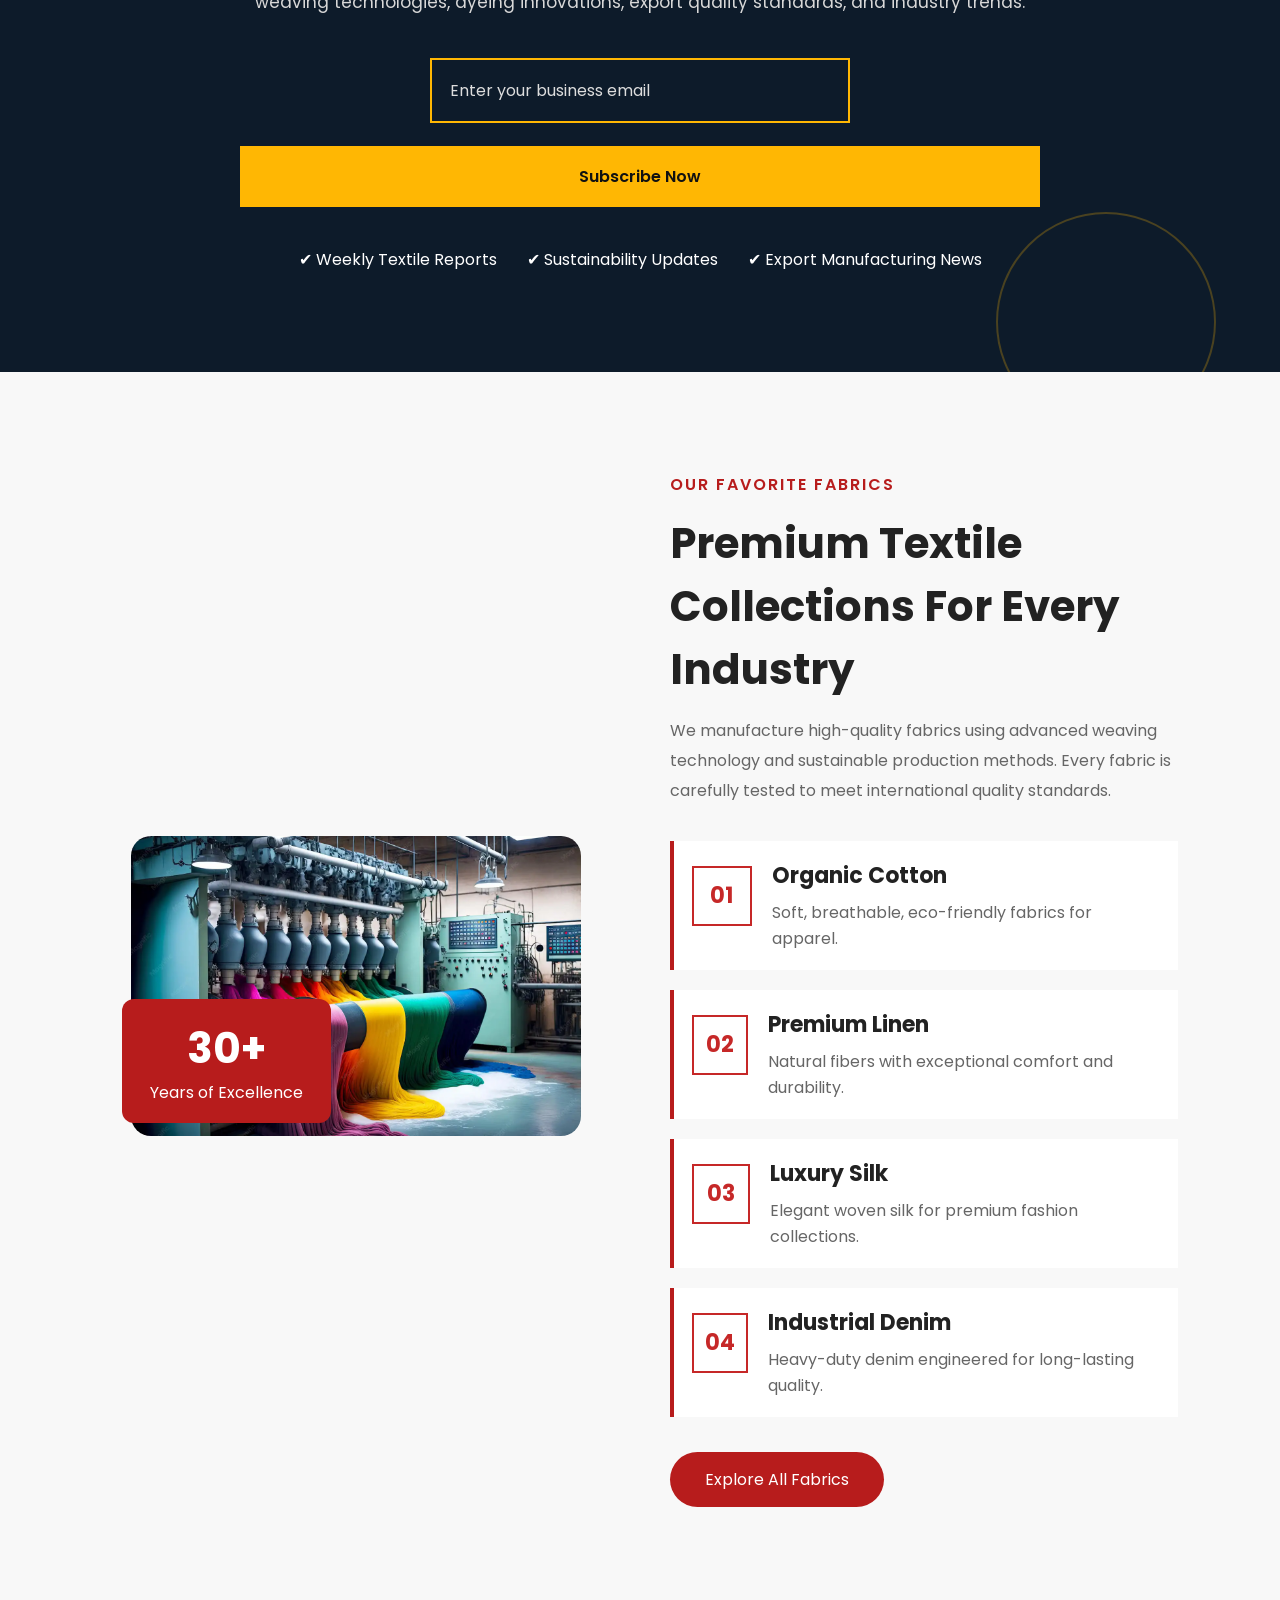
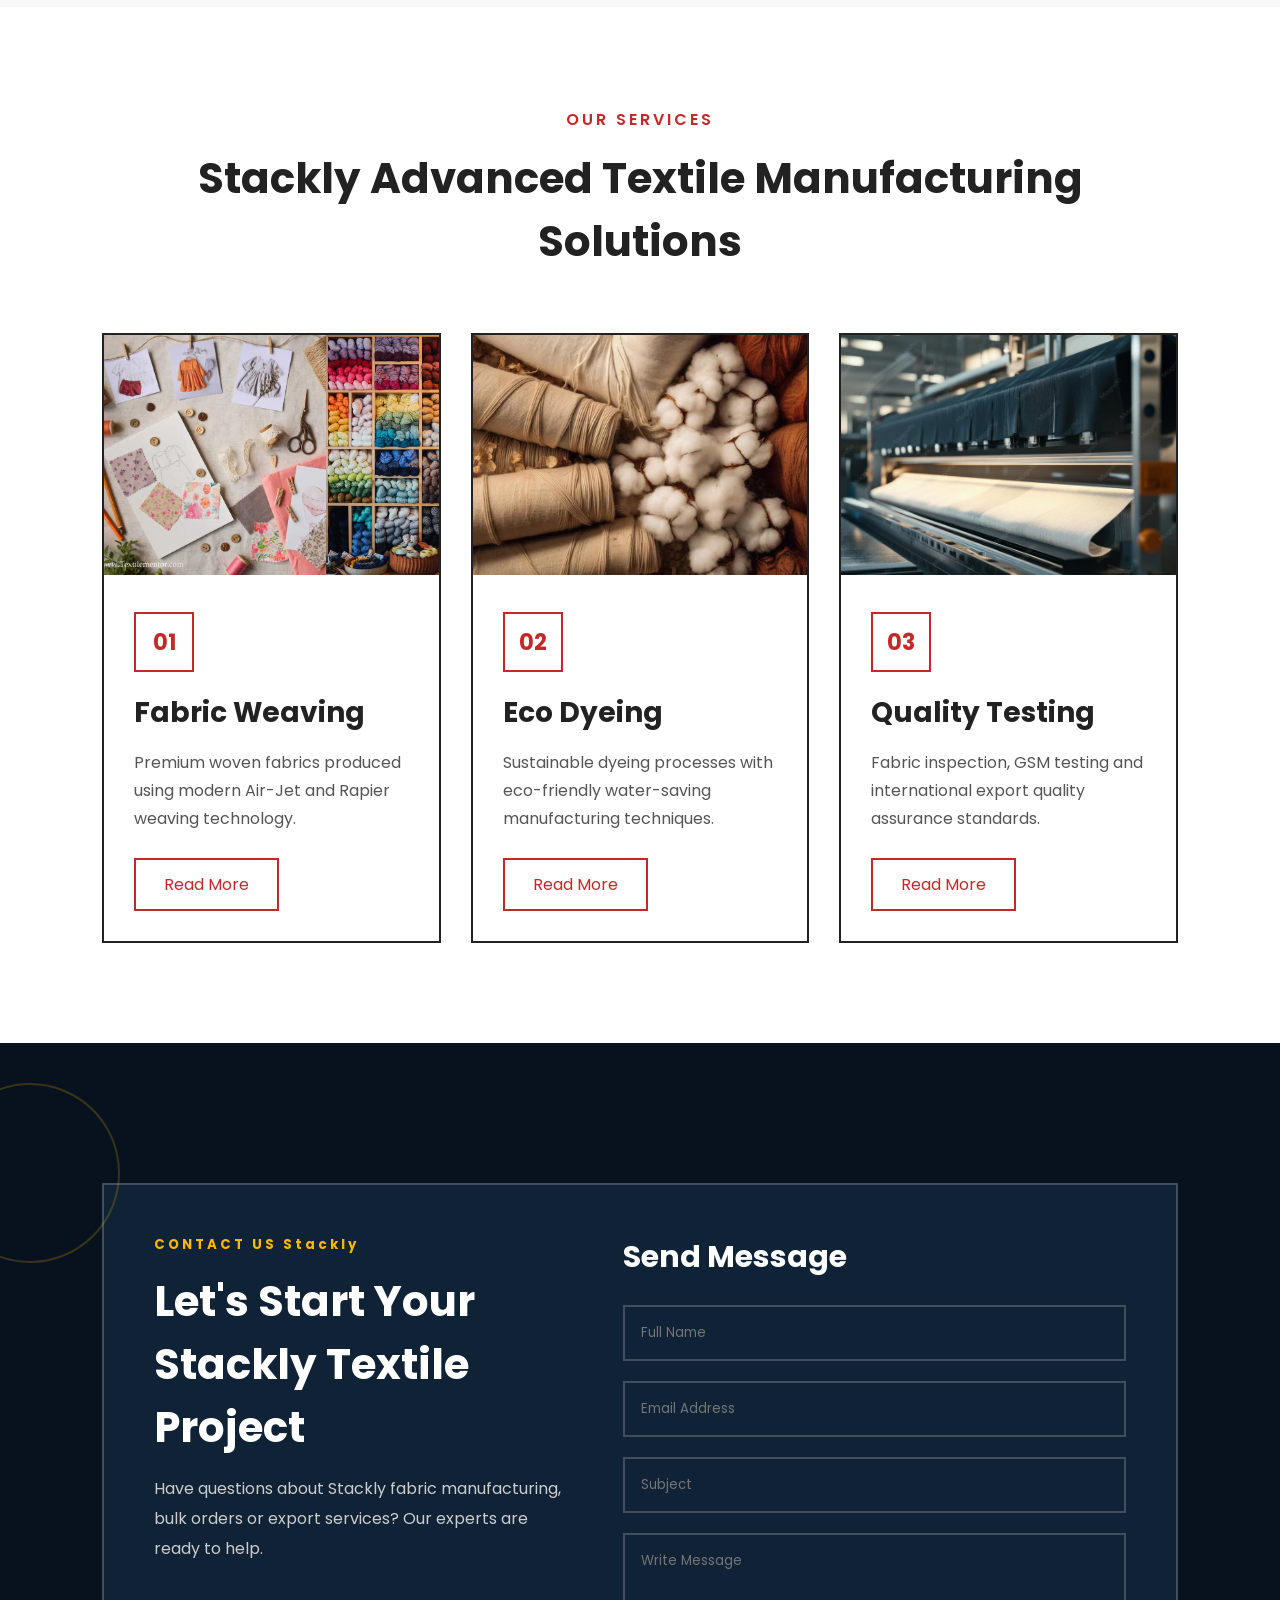
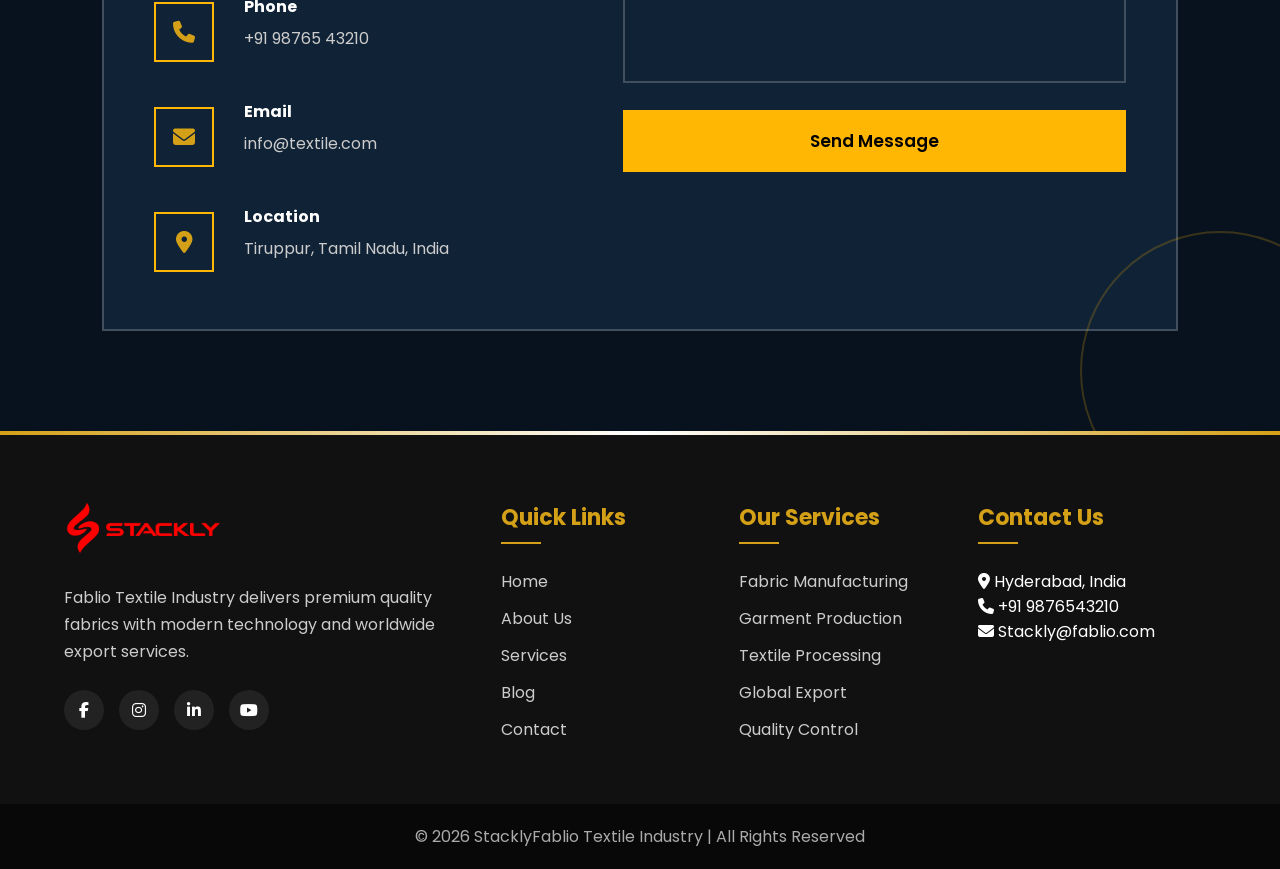
<file: contact.html>
<!DOCTYPE html>
<html lang="en">
<head>
<meta charset="UTF-8">
<meta name="viewport" content="width=device-width, initial-scale=1.0">

<title>Fablio Textile Industry</title>

<link rel="stylesheet" href="contact.css">

<link rel="stylesheet"
href="https://cdnjs.cloudflare.com/ajax/libs/font-awesome/6.6.0/css/all.min.css">

<link href="https://fonts.googleapis.com/css2?family=Poppins:wght@300;400;500;600;700&display=swap" rel="stylesheet">

</head>

<body>

<!--================ HEADER START ================-->

<header>

<div class="top-bar">

<div class="container">

<div class="top-left">

<span><i class="fa-solid fa-location-dot"></i> Hyderabad, India</span>

<span><i class="fa-solid fa-phone"></i> +91 9876543210</span>

<span><i class="fa-solid fa-envelope"></i> stackly@fablio.com</span>

</div>

<div class="top-right">

<a href="404.html"><i class="fab fa-facebook-f"></i></a>

<a href="404.html"><i class="fab fa-instagram"></i></a>

<a href="404.html"><i class="fab fa-linkedin-in"></i></a>

<a href="404.html"><i class="fab fa-youtube"></i></a>

</div>

</div>

</div>
<nav>

<div class="container nav-container">

     <div class="logo">
    <a href="index.html">
        <img src="image-12.webp" alt="Stackly Logo">
    </a>
</div>

    <ul class="nav-links" id="navLinks">

        <li><a href="index.html">Home</a></li>

        <li><a href="about.html">About</a></li>

        <li><a href="services.html">Services</a></li>

        <li><a href="blog.html">Blog</a></li>

        <li><a href="contact.html">Contact</a></li>

        <!-- Mobile Login -->
        <li class="mobile-login">
            <a href="login.html" class="login-btn">Login</a>
        </li>

    </ul>

<div class="nav-right">

    <a href="login.html" class="desktop-login">Login</a>

    <div class="menu-btn" id="menuBtn">
        <i class="fa-solid fa-bars"></i>
    </div>

</div>
</div>

</nav>

</header>

<section class="experience-section">

    <div class="experience-content">

        <span class="sub-title">ABOUT STACKLY FABRIC INDUSTRY</span>

        <h2>
            Premium Textile Manufacturing
            <span>With 25+ Years of Excellence</span>
        </h2>

        <p>
            Stackly Textile Industry specializes in premium fabric manufacturing,
            eco-friendly dyeing, advanced weaving technology, AI-powered quality
            inspection, and global textile export services.
        </p>

        <div class="experience-list">
            <div class="item"><i class="fa-solid fa-circle-check"></i> Organic Cotton Fabrics</div>
            <div class="item"><i class="fa-solid fa-circle-check"></i> AI Quality Inspection</div>
            <div class="item"><i class="fa-solid fa-circle-check"></i> Eco-Friendly Dyeing</div>
            <div class="item"><i class="fa-solid fa-circle-check"></i> Global Export Standards</div>
        </div>
<!-- Search Box -->
<div class="search-box">

    <input type="text" placeholder="Search Premium Textile Products...">

   <a href="404.html">
    <button type="button">
        <i class="fa-solid fa-magnifying-glass"></i>
        Search
    </button>
</a>
</div>

<!-- Contact Information -->
<div class="contact-box">

    <div class="contact-card">

        <div class="contact-icon">
            <i class="fa-solid fa-phone-volume"></i>
        </div>

        <div class="contact-info">
            <h4>Call Us</h4>
            <p>+91 98765 43210</p>
        </div>

    </div>

    <div class="contact-card">

        <div class="contact-icon">
            <i class="fa-solid fa-envelope-open-text"></i>
        </div>

        <div class="contact-info">
            <h4>Email Us</h4>
            <p>info@stacklytextile.com</p>
        </div>

    </div>

</div>

    </div>

    <div class="experience-image">

        <img src="image-22.webp" alt="Textile Industry">

        <div class="experience-card">
            <h2>25+</h2>
            <p>Years Experience</p>
        </div>

    </div>

</section>

<!--========== SUBSCRIPTION SECTION ==========-->

<section class="subscribe-section">

    <div class="circle one"></div>
    <div class="circle two"></div>
    <div class="circle three"></div>

    <div class="subscribe-content">

        <span class="sub-title">
            STACKLY FABRIC INDUSTRY NEWSLETTER
        </span>

        <h2>
            StacklyUpdated With Textile
            Manufacturing Innovations
        </h2>

        <p>
            Subscribe to receive the latest updates on premium fabrics,
            sustainable manufacturing, weaving technologies, dyeing
            innovations, export quality standards, and industry trends.
        </p>

        <form class="subscribe-form">

            <input
                type="email"
                placeholder="Enter your business email">

            <button type="submit">
                Subscribe Now
            </button>

        </form>

        <div class="subscribe-info">

            <div>
                ✔ Weekly Textile Reports
            </div>

            <div>
                ✔ Sustainability Updates
            </div>

            <div>
                ✔ Export Manufacturing News
            </div>

        </div>

    </div>

</section>

<!--========== FAVORITE FABRICS SECTION ==========-->

<section class="favorite-fabric">

    <div class="fabric-image">
        <img src="image-3.webp" alt="Premium Fabric">

        <div class="experience">
            <h2>30+</h2>
            <p>Years of Excellence</p>
        </div>
    </div>

    <div class="fabric-content">

        <span>OUR FAVORITE FABRICS</span>

        <h2>Premium Textile Collections For Every Industry</h2>

        <p>
            We manufacture high-quality fabrics using advanced weaving
            technology and sustainable production methods. Every fabric is
            carefully tested to meet international quality standards.
        </p>

        <div class="fabric-list">

            <div class="list-card">
                <div class="number">01</div>
                <div class="text">
                    <h3>Organic Cotton</h3>
                    <p>Soft, breathable, eco-friendly fabrics for apparel.</p>
                </div>
            </div>

            <div class="list-card">
                <div class="number">02</div>
                <div class="text">
                    <h3>Premium Linen</h3>
                    <p>Natural fibers with exceptional comfort and durability.</p>
                </div>
            </div>

            <div class="list-card">
                <div class="number">03</div>
                <div class="text">
                    <h3>Luxury Silk</h3>
                    <p>Elegant woven silk for premium fashion collections.</p>
                </div>
            </div>

            <div class="list-card">
                <div class="number">04</div>
                <div class="text">
                    <h3>Industrial Denim</h3>
                    <p>Heavy-duty denim engineered for long-lasting quality.</p>
                </div>
            </div>

        </div>

        <a href="404.html" class="fabric-btn">Explore All Fabrics</a>

    </div>

</section>
<section class="services">

    <div class="title">
        <span>OUR SERVICES</span>
        <h2> Stackly Advanced Textile Manufacturing Solutions</h2>
    </div>

    <div class="service-box">

        <!-- Card 1 -->
        <div class="service-card">

            <div class="image">
                <img src="image-19.webp" alt="">
            </div>

            <div class="content">

                <div class="number">01</div>

                <h3>Fabric Weaving</h3>

                <p>
                    Premium woven fabrics produced using modern Air-Jet
                    and Rapier weaving technology.
                </p>

                <a href="404.html">Read More</a>

            </div>

        </div>

        <!-- Card 2 -->
        <div class="service-card">

            <div class="image">
                <img src="image-5.webp" alt="">
            </div>

            <div class="content">

                <div class="number">02</div>

                <h3>Eco Dyeing</h3>

                <p>
                    Sustainable dyeing processes with eco-friendly
                    water-saving manufacturing techniques.
                </p>

                <a href="404.html">Read More</a>

            </div>

        </div>

        <!-- Card 3 -->
        <div class="service-card">

            <div class="image">
                <img src="image-20.webp" alt="">
            </div>

            <div class="content">

                <div class="number">03</div>

                <h3>Quality Testing</h3>

                <p>
                    Fabric inspection, GSM testing and international
                    export quality assurance standards.
                </p>

                <a href="404.html">Read More</a>

            </div>

        </div>

    </div>

</section>


<section class="contact-section">

<div class="bg-circle circle1"></div>
<div class="bg-circle circle2"></div>

<div class="contact-box">

<!-- Left Side -->

<div class="contact-info">

<h5>CONTACT US Stackly</h5>

<h2>Let's Start Your Stackly Textile Project</h2>

<p>
Have questions about Stackly fabric manufacturing,
bulk orders or export services?
Our experts are ready to help.
</p>

<div class="info-item">

<i class="fa-solid fa-phone"></i>

<div>
<h4>Phone</h4>
<p>+91 98765 43210</p>
</div>

</div>

<div class="info-item">

<i class="fa-solid fa-envelope"></i>

<div>
<h4>Email</h4>
<p>info@textile.com</p>
</div>

</div>

<div class="info-item">

<i class="fa-solid fa-location-dot"></i>

<div>
<h4>Location</h4>
<p>Tiruppur, Tamil Nadu, India</p>
</div>

</div>

</div>


<!-- Right Side -->

<form id="contactForm">

<h3>Send Message</h3>

<input
type="text"
id="name"
placeholder="Full Name">
<small></small>

<input
type="email"
id="email"
placeholder="Email Address">
<small></small>

<input
type="text"
id="subject"
placeholder="Subject">
<small></small>

<textarea
id="message"
placeholder="Write Message"></textarea>
<small></small>

<button type="submit">
Send Message
</button>

</form>

</div>

</section>
<!--================ FOOTER =================-->

<footer class="footer">


<div class="footer-container">


<!-- Logo Section -->

<div class="footer-box footer-logo">


<a href="index.html">
            <img src="image-12.webp" alt="Fablio Logo">
        </a>

<p>
Fablio Textile Industry delivers premium quality fabrics
with modern technology and worldwide export services.
</p>


<div class="footer-social">

<a href="404.html"><i class="fab fa-facebook-f"></i></a>
<a href="404.html"><i class="fab fa-instagram"></i></a>
<a href="404.html"><i class="fab fa-linkedin-in"></i></a>
<a href="404.html"><i class="fab fa-youtube"></i></a>

</div>


</div>





<!-- Quick Links -->

<div class="footer-box">

<h3>Quick Links</h3>

<ul>

<li><a href="index.html">Home</a></li>

<li><a href="about.html">About Us</a></li>

<li><a href="services.html">Services</a></li>

<li><a href="blog.html">Blog</a></li>

<li><a href="contact.html">Contact</a></li>

</ul>


</div>





<!-- Services -->

<div class="footer-box">

<h3>Our Services</h3>

<ul>

<li><a href="404.html">Fabric Manufacturing</a></li>

<li><a href="404.html">Garment Production</a></li>

<li><a href="404.html">Textile Processing</a></li>

<li><a href="404.html">Global Export</a></li>

<li><a href="404.html">Quality Control</a></li>

</ul>


</div>






<!-- Contact -->

<div class="footer-box footer-contact">

<h3>Contact Us</h3>


<p>
<i class="fa-solid fa-location-dot"></i>
Hyderabad, India
</p>


<p>
<i class="fa-solid fa-phone"></i>
+91 9876543210
</p>


<p>
<i class="fa-solid fa-envelope"></i>
Stackly@fablio.com
</p>


</div>


</div>





<div class="footer-bottom">

<p>
© 2026  StacklyFablio Textile Industry | All Rights Reserved
</p>

</div>



</footer>
<script src="contact.js"></script>
</body>
</html>
</file>
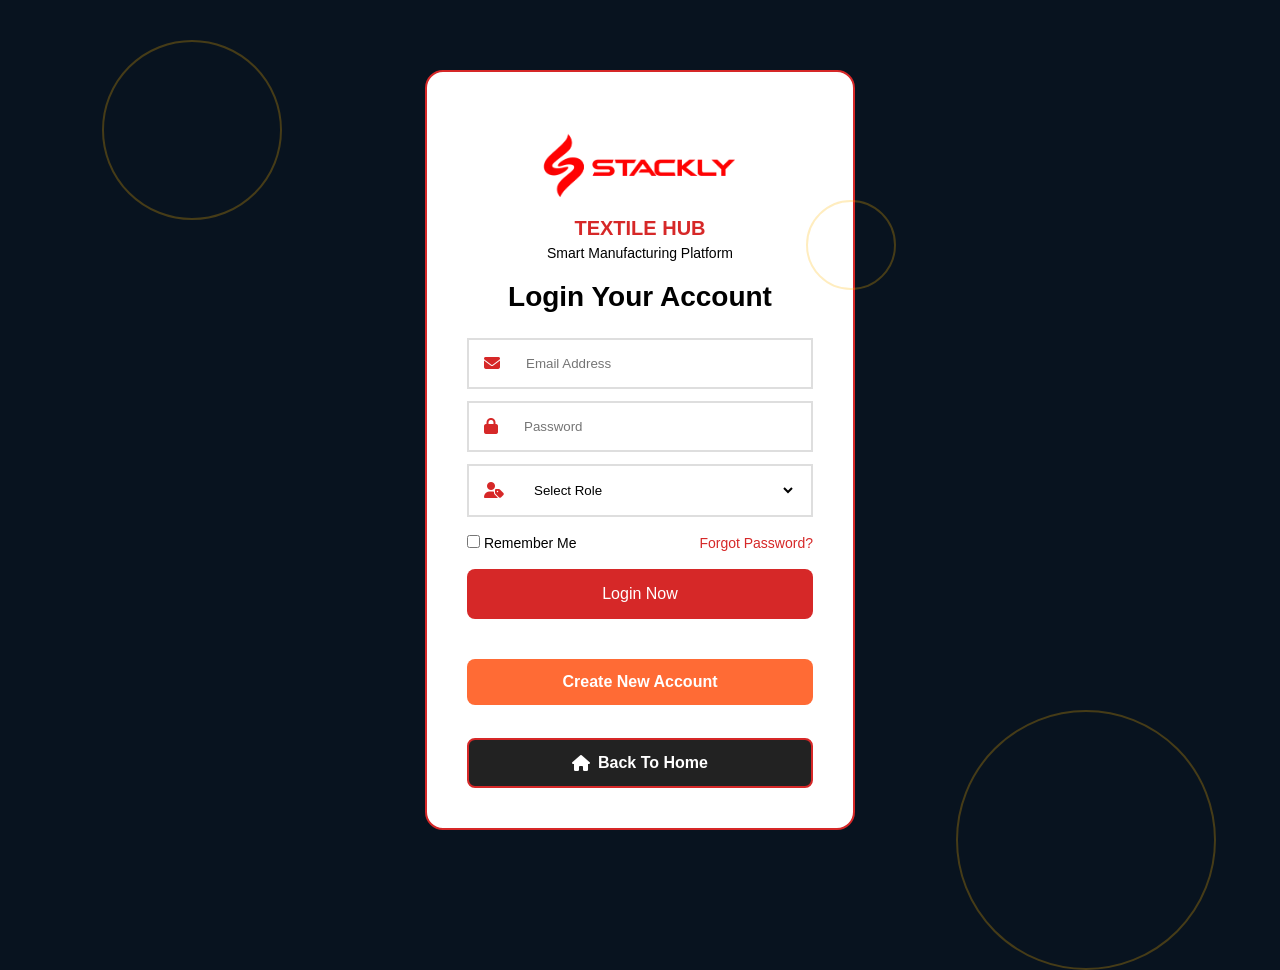
<file: login.html>
<!DOCTYPE html>
<html lang="en">
<head>

<meta charset="UTF-8">
<meta name="viewport" content="width=device-width, initial-scale=1.0">

<title>Textile Industry Login</title>

<link rel="stylesheet" href="login.css">

<link rel="stylesheet"
href="https://cdnjs.cloudflare.com/ajax/libs/font-awesome/6.7.2/css/all.min.css">

</head>
<body>

<div class="bg-circle circle1"></div>
<div class="bg-circle circle2"></div>
<div class="bg-circle circle3"></div>

<section class="login-section">

<div class="login-box">

<div class="logo">

<img src="image-12.webp" alt="Logo">

<h2>TEXTILE HUB</h2>

<p>Smart Manufacturing Platform</p>

</div>

<h3>Login Your Account</h3>

<form id="loginForm">

<div class="input-box">

<i class="fa-solid fa-envelope"></i>

<input
type="email"
id="email"
placeholder="Email Address">

</div>

<small id="emailError"></small>


<div class="input-box">

<i class="fa-solid fa-lock"></i>

<input
type="password"
id="password"
placeholder="Password">

</div>

<small id="passwordError"></small>


<div class="input-box">

<i class="fa-solid fa-user-tag"></i>

<select id="role">

    <option value="">Select Role</option>

    <option value="admin">Admin</option>

    <option value="user">User</option>

</select>

</div>

<small id="roleError"></small>


<div class="options">

<label>

<input type="checkbox">

Remember Me

</label>

<a href="404.html">Forgot Password?</a>

</div>

<button type="submit">
Login Now
</button>
<div class="bottom-links">

    <a href="signup.html" class="signup-link">
        Create New Account
    </a>

    <a href="index.html" class="home-btn">
        <i class="fa-solid fa-house"></i>
        Back To Home
    </a>

</div>
</form>

</div>

</section>

<script src="login.js"></script>

</body>
</html>
</file>
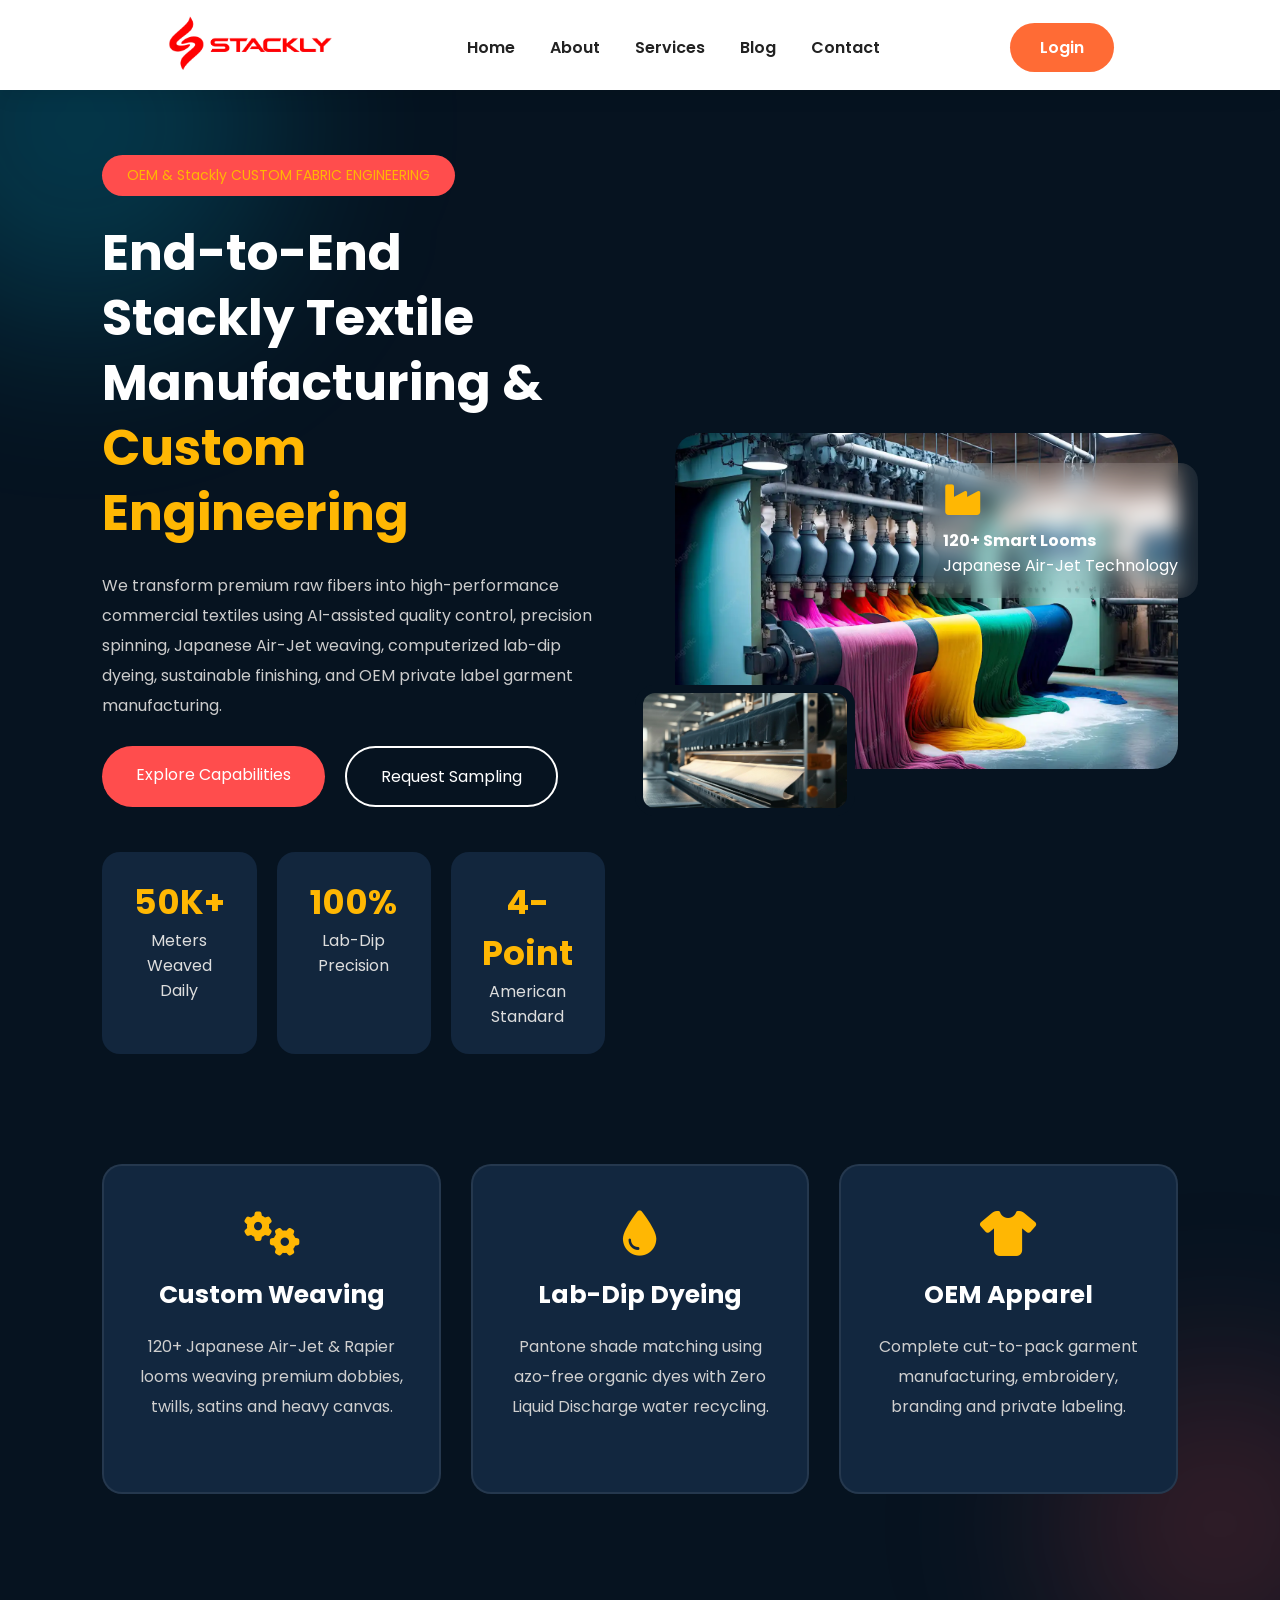
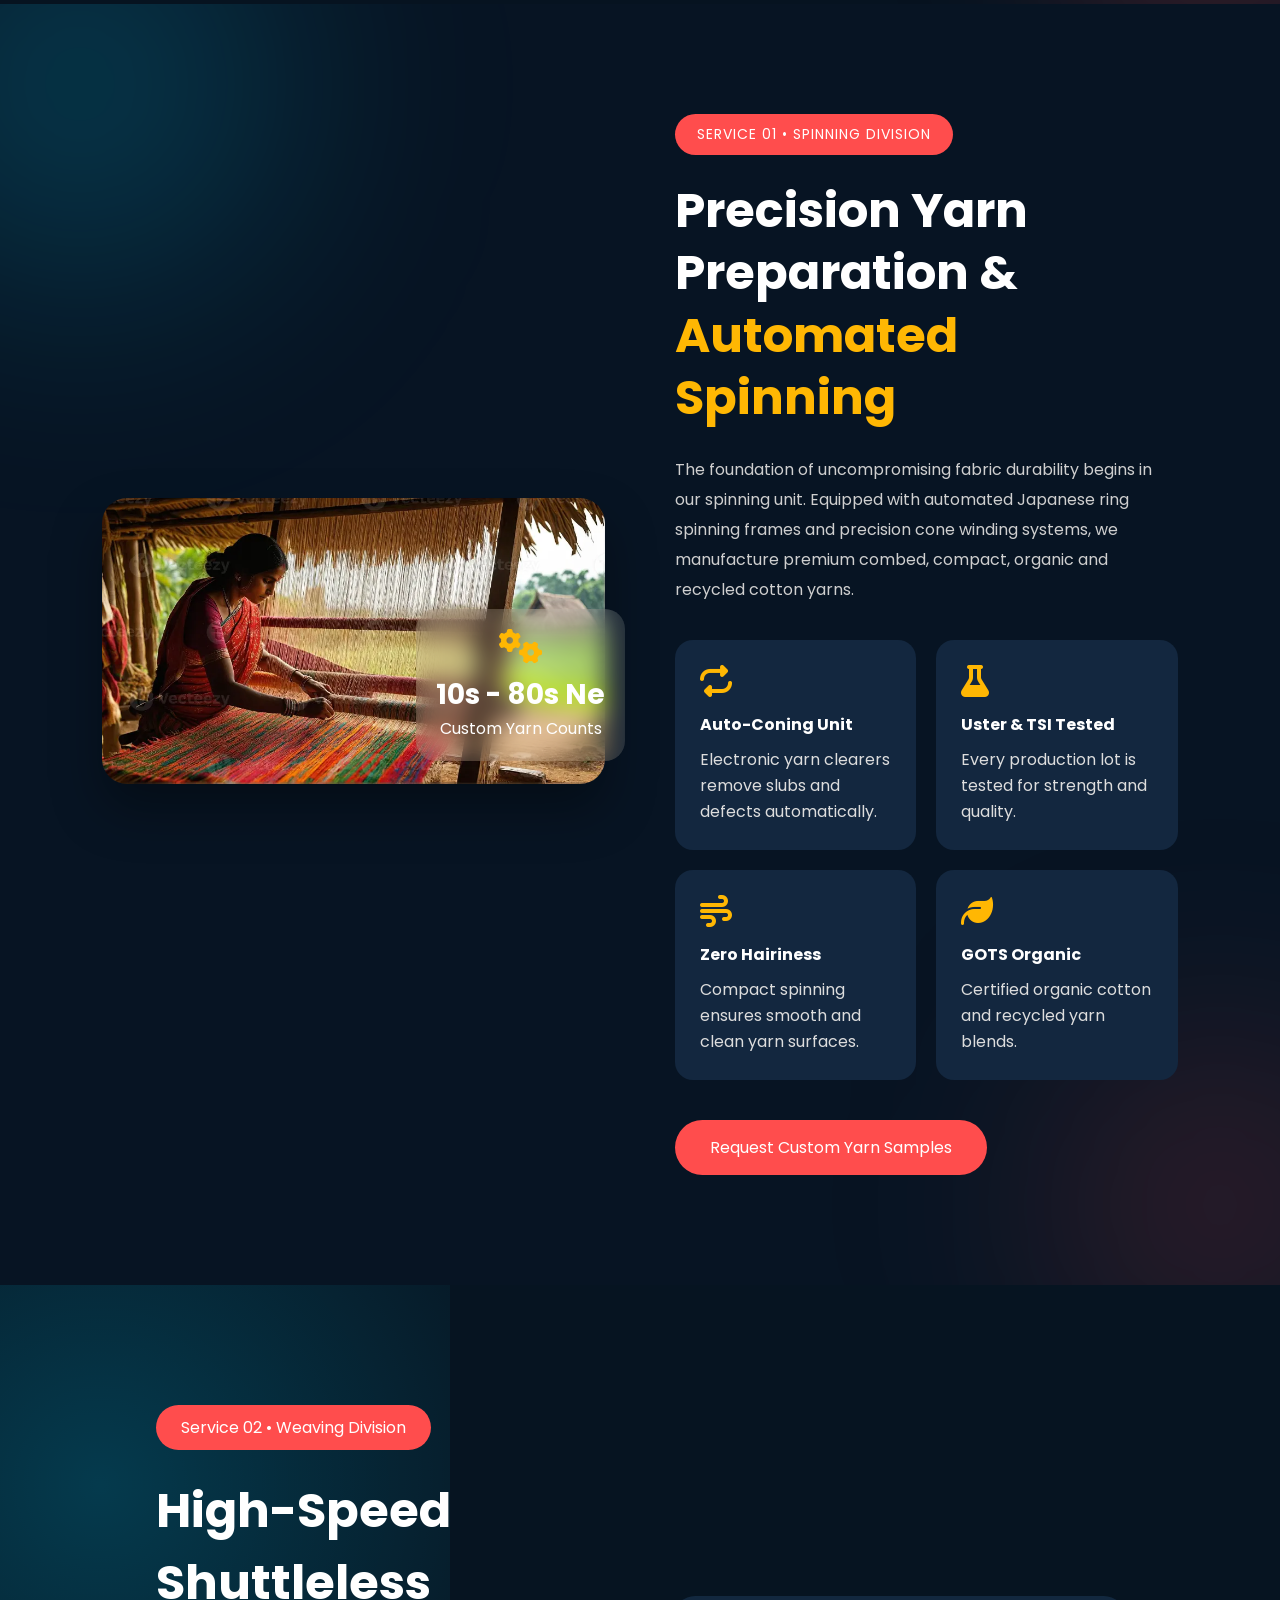
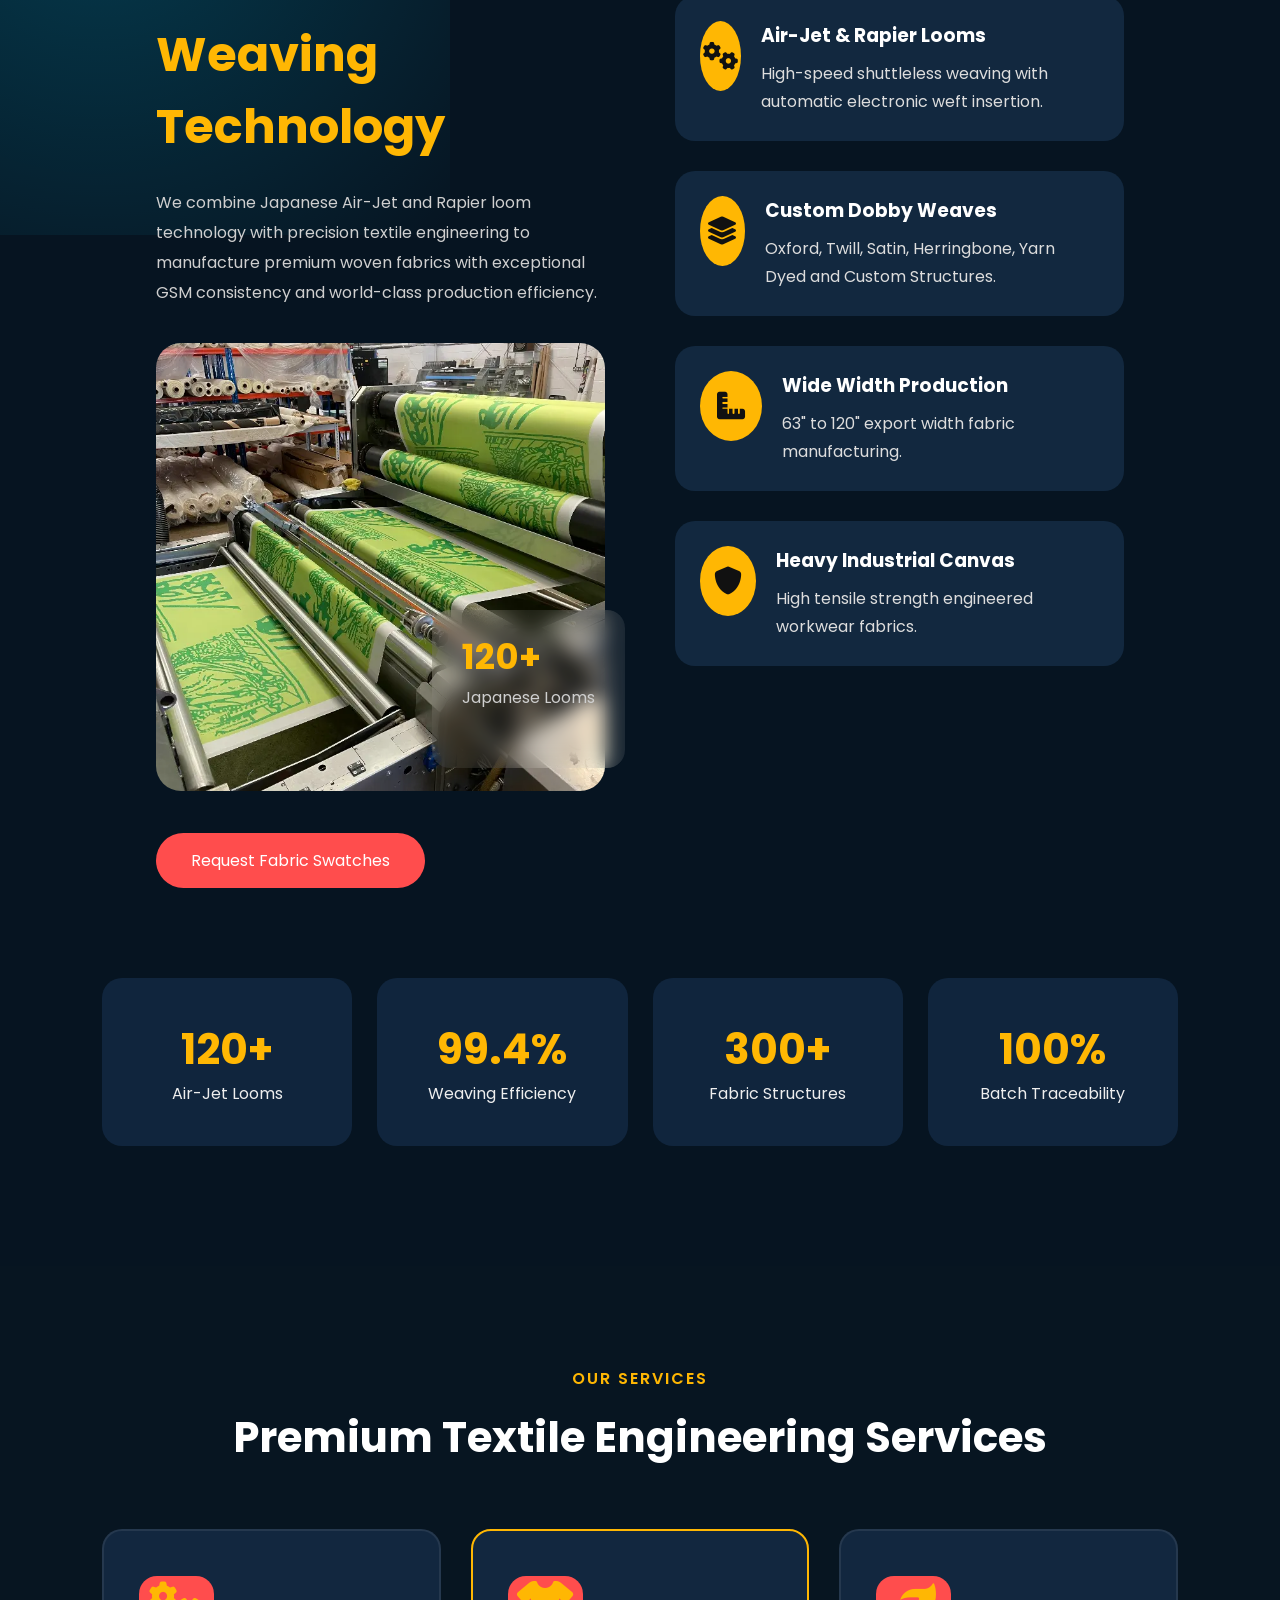
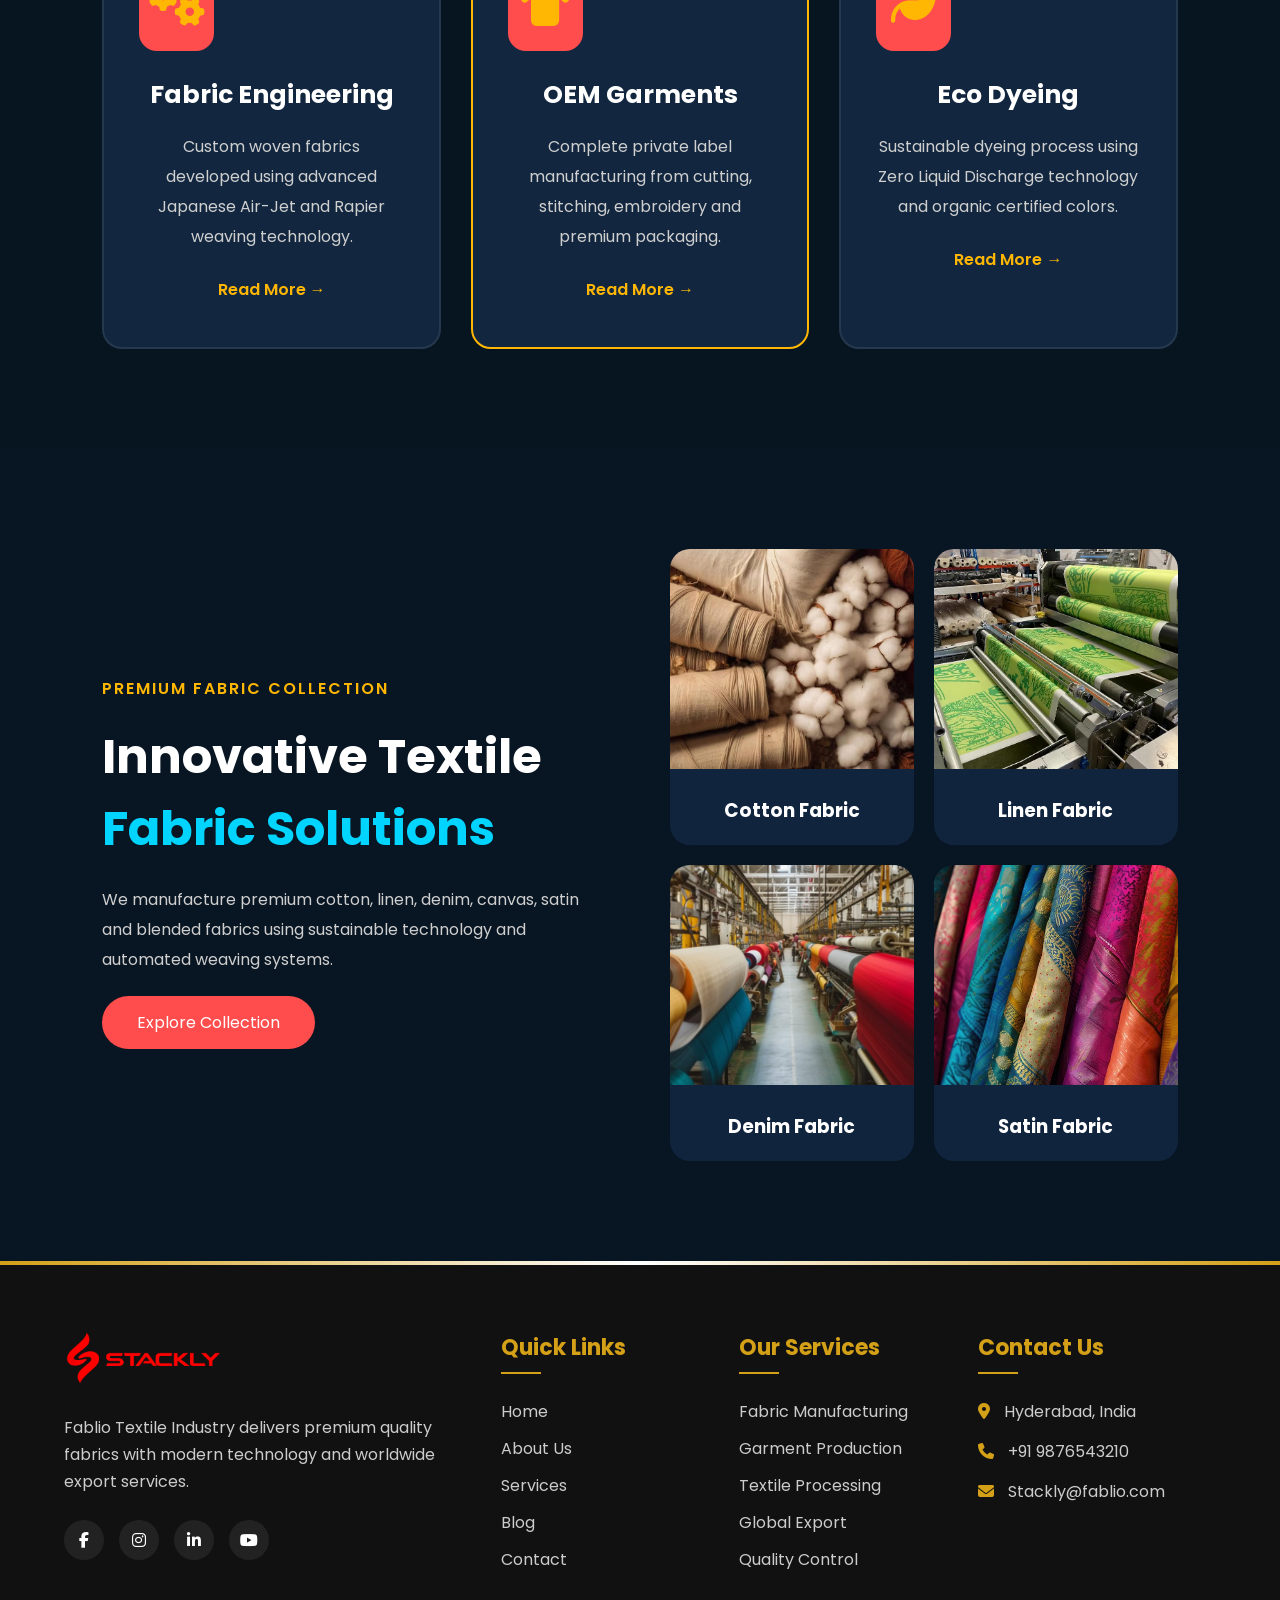
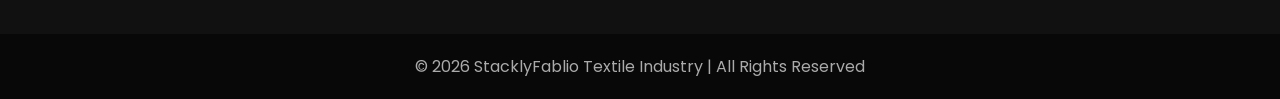
<file: services.html>
<!DOCTYPE html>
<html lang="en">
<head>
<meta charset="UTF-8">
<meta name="viewport" content="width=device-width, initial-scale=1.0">

<title>Fablio Textile Industry</title>

<link rel="stylesheet" href="services.css">

<link rel="stylesheet"
href="https://cdnjs.cloudflare.com/ajax/libs/font-awesome/6.6.0/css/all.min.css">

<link href="https://fonts.googleapis.com/css2?family=Poppins:wght@300;400;500;600;700&display=swap" rel="stylesheet">

</head>

<body>

<!--================ HEADER START ================-->

<header>

<div class="top-bar">

<div class="container">

<div class="top-left">

<span><i class="fa-solid fa-location-dot"></i> Hyderabad, India</span>

<span><i class="fa-solid fa-phone"></i> +91 9876543210</span>

<span><i class="fa-solid fa-envelope"></i> stackly@fablio.com</span>

</div>

<div class="top-right">

<a href="404.html"><i class="fab fa-facebook-f"></i></a>

<a href="404.html"><i class="fab fa-instagram"></i></a>

<a href="404.html"><i class="fab fa-linkedin-in"></i></a>

<a href="404.html"><i class="fab fa-youtube"></i></a>

</div>

</div>

</div>
<nav>

<div class="container nav-container">

    <div class="logo">
        <img src="image-12.webp" alt="stackly">
    </div>

    <ul class="nav-links" id="navLinks">

        <li><a href="index.html">Home</a></li>

        <li><a href="about.html">About</a></li>

        <li><a href="services.html">Services</a></li>

        <li><a href="blog.html">Blog</a></li>

        <li><a href="contact.html">Contact</a></li>

        <!-- Mobile Login -->
        <li class="mobile-login">
            <a href="login.html" class="login-btn">Login</a>
        </li>

    </ul>

<div class="nav-right">

    <a href="login.html" class="desktop-login">Login</a>

    <div class="menu-btn" id="menuBtn">
        <i class="fa-solid fa-bars"></i>
    </div>

</div>
</div>

</nav>

</header>

<section class="oem-section">

    <!-- Animated Background -->
    <div class="bg-circle circle1"></div>
    <div class="bg-circle circle2"></div>

    <div class="oem-container">

        <!-- Left Content -->

        <div class="oem-content">

            <span class="tag">OEM & Stackly  CUSTOM FABRIC ENGINEERING</span>

            <h2>
                End-to-End Stackly Textile Manufacturing &
                <span>Custom Engineering</span>
            </h2>

            <p>
                We transform premium raw fibers into high-performance
                commercial textiles using AI-assisted quality control,
                precision spinning, Japanese Air-Jet weaving,
                computerized lab-dip dyeing, sustainable finishing,
                and OEM private label garment manufacturing.
            </p>

            <div class="button-group">

                <a href="services.html" class="btn-red">
                    Explore Capabilities
                </a>

                <a href="contact.html" class="btn-outline">
                    Request Sampling
                </a>

            </div>

            <!-- Stats -->

            <div class="stats">

                <div class="stat-card">
                    <h3>50K+</h3>
                    <span>Meters Weaved Daily</span>
                </div>

                <div class="stat-card">
                    <h3>100%</h3>
                    <span>Lab-Dip Precision</span>
                </div>

                <div class="stat-card">
                    <h3>4-Point</h3>
                    <span>American Standard</span>
                </div>

            </div>

        </div>

        <!-- Right Images -->

        <div class="oem-images">

            <img src="image-3.webp"
                 class="img1">

            <img src="image-20.webp"
                 class="img2">

            <div class="floating-box">

                <i class="fa-solid fa-industry"></i>

                <h4>120+ Smart Looms</h4>

                <p>Japanese Air-Jet Technology</p>

            </div>

        </div>

    </div>

    <!-- Services -->

    <div class="service-grid">

        <div class="service-card">

            <i class="fa-solid fa-gears"></i>

            <h3>Custom Weaving</h3>

            <p>
                120+ Japanese Air-Jet & Rapier looms weaving
                premium dobbies, twills, satins and heavy canvas.
            </p>

        </div>

        <div class="service-card">

            <i class="fa-solid fa-droplet"></i>

            <h3>Lab-Dip Dyeing</h3>

            <p>
                Pantone shade matching using azo-free organic dyes
                with Zero Liquid Discharge water recycling.
            </p>

        </div>

        <div class="service-card">

            <i class="fa-solid fa-shirt"></i>

            <h3>OEM Apparel</h3>

            <p>
                Complete cut-to-pack garment manufacturing,
                embroidery, branding and private labeling.
            </p>

        </div>

    </div>

</section>

<!-- ================= SPINNING DIVISION ================= -->

<section class="spinning-section">

    <div class="spin-bg circle1"></div>
    <div class="spin-bg circle2"></div>

    <div class="spin-container">

        <!-- LEFT IMAGE -->

        <div class="spin-image">

            <img src="image-21.webp" alt="Ring Spinning Machine">

            <div class="floating-info">

                <i class="fa-solid fa-gears"></i>

                <h3>10s - 80s Ne</h3>

                <p>Custom Yarn Counts</p>

            </div>

        </div>

        <!-- RIGHT CONTENT -->

        <div class="spin-content">

            <span class="service-tag">
                SERVICE 01 • SPINNING DIVISION
            </span>

            <h2>
                Precision Yarn Preparation &
                <span>Automated Spinning</span>
            </h2>

            <p>
                The foundation of uncompromising fabric durability begins
                in our spinning unit. Equipped with automated Japanese
                ring spinning frames and precision cone winding systems,
                we manufacture premium combed, compact, organic and
                recycled cotton yarns.
            </p>

            <div class="spin-grid">

                <div class="spin-card">
                    <i class="fa-solid fa-repeat"></i>
                    <h4>Auto-Coning Unit</h4>
                    <p>Electronic yarn clearers remove slubs and defects automatically.</p>
                </div>

                <div class="spin-card">
                    <i class="fa-solid fa-flask"></i>
                    <h4>Uster & TSI Tested</h4>
                    <p>Every production lot is tested for strength and quality.</p>
                </div>

                <div class="spin-card">
                    <i class="fa-solid fa-wind"></i>
                    <h4>Zero Hairiness</h4>
                    <p>Compact spinning ensures smooth and clean yarn surfaces.</p>
                </div>

                <div class="spin-card">
                    <i class="fa-solid fa-leaf"></i>
                    <h4>GOTS Organic</h4>
                    <p>Certified organic cotton and recycled yarn blends.</p>
                </div>

            </div>

            <a href="404.html" class="spin-btn">
                Request Custom Yarn Samples
            </a>

        </div>

    </div>

</section>

<section class="weaving">

    <div class="wave-bg"></div>

    <div class="container">

        <!-- LEFT -->

        <div class="left-side">

            <div class="small-title">
                Service 02 • Weaving Division
            </div>

            <h2>
                High-Speed Shuttleless
                <span>Weaving Technology</span>
            </h2>

            <p>
                We combine Japanese Air-Jet and Rapier loom technology
                with precision textile engineering to manufacture premium
                woven fabrics with exceptional GSM consistency and
                world-class production efficiency.
            </p>

            <div class="machine-image">

                <img src="image-22.webp" alt="Japanese Air-Jet Loom">

                <div class="floating-card">

                    <h3>120+</h3>

                    <p>Japanese Looms</p>

                </div>

            </div>

            <a href="404.html">Request Fabric Swatches</a>

        </div>

        <!-- RIGHT -->

        <div class="right-side">

            <div class="process">

                <div class="circle">
                    <i class="fa-solid fa-gears"></i>
                </div>

                <div class="text">

                    <h3>Air-Jet & Rapier Looms</h3>

                    <p>
                        High-speed shuttleless weaving with automatic
                        electronic weft insertion.
                    </p>

                </div>

            </div>

            <div class="process">

                <div class="circle">
                    <i class="fa-solid fa-layer-group"></i>
                </div>

                <div class="text">

                    <h3>Custom Dobby Weaves</h3>

                    <p>
                        Oxford, Twill, Satin, Herringbone,
                        Yarn Dyed and Custom Structures.
                    </p>

                </div>

            </div>

            <div class="process">

                <div class="circle">
                    <i class="fa-solid fa-ruler-combined"></i>
                </div>

                <div class="text">

                    <h3>Wide Width Production</h3>

                    <p>
                        63" to 120" export width fabric manufacturing.
                    </p>

                </div>

            </div>

            <div class="process">

                <div class="circle">
                    <i class="fa-solid fa-shield"></i>
                </div>

                <div class="text">

                    <h3>Heavy Industrial Canvas</h3>

                    <p>
                        High tensile strength engineered workwear fabrics.
                    </p>

                </div>

            </div>

        </div>

    </div>

    <!-- Bottom Statistics -->

    <div class="counter-section">

        <div class="counter">
            <h2>120+</h2>
            <span>Air-Jet Looms</span>
        </div>

        <div class="counter">
            <h2>99.4%</h2>
            <span>Weaving Efficiency</span>
        </div>

        <div class="counter">
            <h2>300+</h2>
            <span>Fabric Structures</span>
        </div>

        <div class="counter">
            <h2>100%</h2>
            <span>Batch Traceability</span>
        </div>

    </div>

</section>
<section class="services">

    <div class="title">
        <span>OUR SERVICES</span>
        <h2>Premium Textile Engineering Services</h2>
    </div>

    <div class="service-wrapper">

        <!-- Card 1 -->
        <div class="service-card">

            <div class="icon-box">
                <i class="fa-solid fa-gears"></i>
            </div>

            <h3>Fabric Engineering</h3>

            <p>
                Custom woven fabrics developed using advanced Japanese
                Air-Jet and Rapier weaving technology.
            </p>

            <a href="404.html">Read More →</a>

        </div>

        <!-- Card 2 -->
        <div class="service-card active">

            <div class="icon-box">
                <i class="fa-solid fa-shirt"></i>
            </div>

            <h3>OEM Garments</h3>

            <p>
                Complete private label manufacturing from cutting,
                stitching, embroidery and premium packaging.
            </p>

            <a href="404.html">Read More →</a>

        </div>

        <!-- Card 3 -->
        <div class="service-card">

            <div class="icon-box">
                <i class="fa-solid fa-leaf"></i>
            </div>

            <h3>Eco Dyeing</h3>

            <p>
                Sustainable dyeing process using Zero Liquid Discharge
                technology and organic certified colors.
            </p>

            <a href="404.html">Read More →</a>

        </div>

    </div>

</section>

<section class="fabric-showcase">

    <div class="fabric-left">

        <span>PREMIUM FABRIC COLLECTION</span>

        <h2>
            Innovative Textile
            <strong>Fabric Solutions</strong>
        </h2>

        <p>
            We manufacture premium cotton, linen, denim, canvas,
            satin and blended fabrics using sustainable technology
            and automated weaving systems.
        </p>

        <a href="404.html">Explore Collection</a>

    </div>

    <div class="fabric-right">

        <div class="fabric-card">
            <img src="image-5.webp">
            <h3>Cotton Fabric</h3>
        </div>

        <div class="fabric-card">
            <img src="image-22.webp">
            <h3>Linen Fabric</h3>
        </div>

        <div class="fabric-card">
            <img src="image-14.webp">
            <h3>Denim Fabric</h3>
        </div>

        <div class="fabric-card">
            <img src="image-4.webp">
            <h3>Satin Fabric</h3>
        </div>

    </div>

</section>


<!--================ FOOTER =================-->

<footer class="footer">


<div class="footer-container">


<!-- Logo Section -->

<div class="footer-box footer-logo">


<a href="index.html">
            <img src="image-12.webp" alt="Fablio Logo">
        </a>

<p>
Fablio Textile Industry delivers premium quality fabrics
with modern technology and worldwide export services.
</p>


<div class="footer-social">

<a href="404.html"><i class="fab fa-facebook-f"></i></a>
<a href="404.html"><i class="fab fa-instagram"></i></a>
<a href="404.html"><i class="fab fa-linkedin-in"></i></a>
<a href="404.html"><i class="fab fa-youtube"></i></a>

</div>


</div>





<!-- Quick Links -->

<div class="footer-box">

<h3>Quick Links</h3>

<ul>

<li><a href="index.html">Home</a></li>

<li><a href="about.html">About Us</a></li>

<li><a href="services.html">Services</a></li>

<li><a href="blog.html">Blog</a></li>

<li><a href="contact.html">Contact</a></li>

</ul>


</div>





<!-- Services -->

<div class="footer-box">

<h3>Our Services</h3>

<ul>

<li><a href="404.html">Fabric Manufacturing</a></li>

<li><a href="404.html">Garment Production</a></li>

<li><a href="404.html">Textile Processing</a></li>

<li><a href="404.html">Global Export</a></li>

<li><a href="404.html">Quality Control</a></li>

</ul>


</div>






<!-- Contact -->

<div class="footer-box contact-box">

<h3>Contact Us</h3>


<p>
<i class="fa-solid fa-location-dot"></i>
Hyderabad, India
</p>


<p>
<i class="fa-solid fa-phone"></i>
+91 9876543210
</p>


<p>
<i class="fa-solid fa-envelope"></i>
Stackly@fablio.com
</p>


</div>


</div>





<div class="footer-bottom">

<p>
© 2026  StacklyFablio Textile Industry | All Rights Reserved
</p>

</div>



</footer>
<script src="services.js"></script>
</body>
</html>
</file>
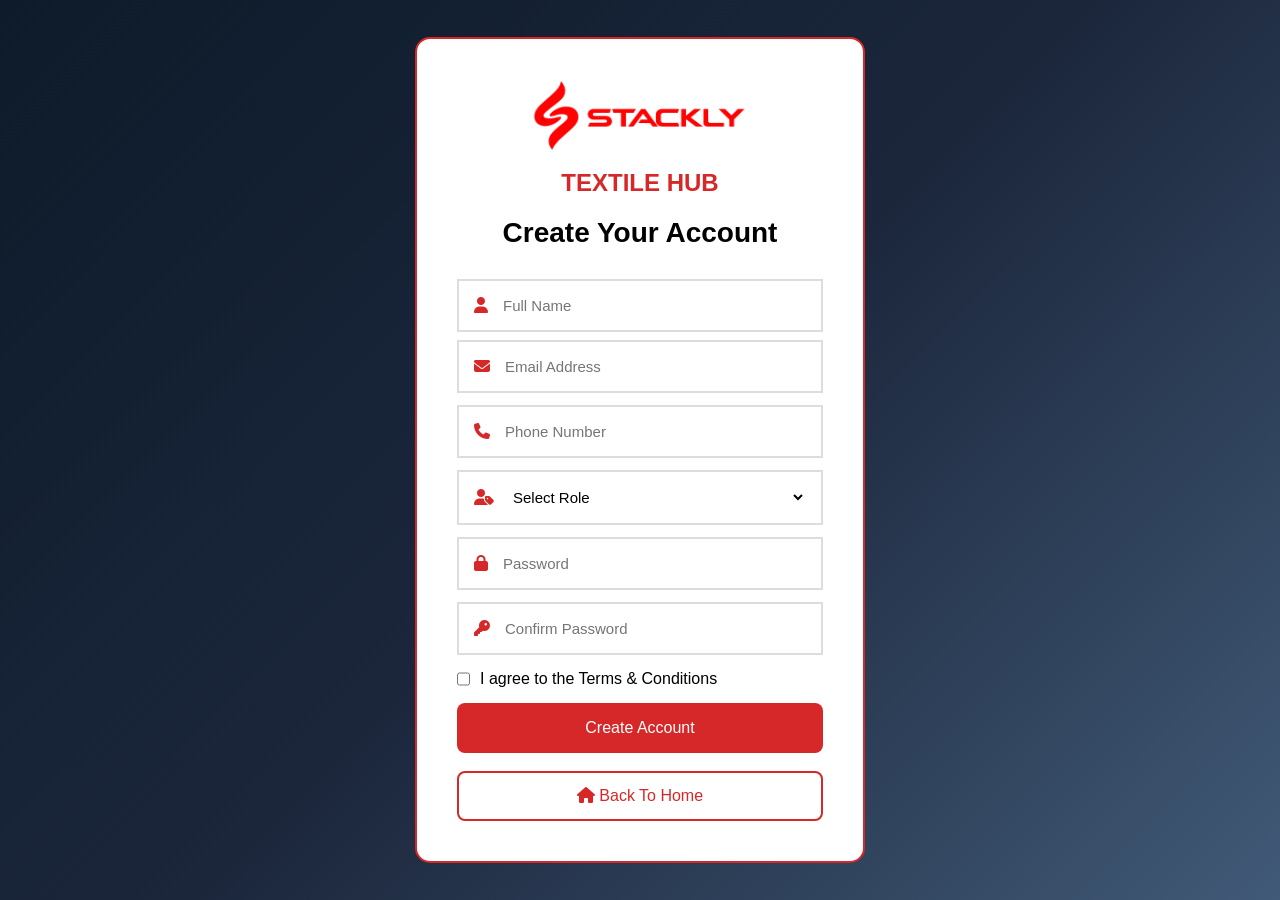
<file: signup.html>
<!DOCTYPE html>
<html lang="en">
<head>
<meta charset="UTF-8">
<meta name="viewport" content="width=device-width, initial-scale=1.0">

<title>Textile Signup</title>

<link rel="stylesheet" href="signup.css">

<link rel="stylesheet"
href="https://cdnjs.cloudflare.com/ajax/libs/font-awesome/6.7.2/css/all.min.css">

</head>
<body>

<section class="signup">

<div class="signup-box">

<div class="logo">

<img src="image-12.webp" alt="Logo">

<h2>TEXTILE HUB</h2>

</div>

<h3>Create Your Account</h3>

<form id="signupForm">

<div class="input-box">
    <i class="fa-solid fa-user"></i>
    <input type="text" id="name" placeholder="Full Name">
</div>

<div class="input-box">
    <i class="fa-solid fa-envelope"></i>
    <input type="email" id="email" placeholder="Email Address">
</div>

<small id="emailError"></small>


<div class="input-box">

<i class="fa-solid fa-phone"></i>

<input type="text" id="phone" placeholder="Phone Number">

</div>

<small id="phoneError"></small>


<div class="input-box">

<i class="fa-solid fa-user-tag"></i>

<select id="role">

<option value="">Select Role</option>



<option>Admin</option>
<option>User</option>

</select>

</div>

<small id="roleError"></small>


<div class="input-box">

<i class="fa-solid fa-lock"></i>

<input type="password" id="password" placeholder="Password">

</div>

<small id="passwordError"></small>


<div class="input-box">

<i class="fa-solid fa-key"></i>

<input type="password" id="confirmPassword" placeholder="Confirm Password">

</div>

<small id="confirmError"></small>


<div class="check">

<input type="checkbox" id="terms">

<label for="terms">
I agree to the Terms & Conditions
</label>

</div>

<small id="termsError"></small>


<button type="submit" class="signup-btn">
Create Account
</button>

<a href="index.html" class="home-btn">

<i class="fa-solid fa-house"></i>

Back To Home

</a>

</form>

</div>

</section>

<script src="signup.js"></script>

</body>
</html>
</file>
<file: style.css>
/* ================= GLOBAL ================= */

*{
    margin:0;
    padding:0;
    box-sizing:border-box;
    font-family:'Poppins',sans-serif;
    scroll-behavior:smooth;
}

body{
    background:#ffffff;
    color:#222;
}

.container{
    width:90%;
    max-width:1200px;
    margin:auto;
}

a{
    text-decoration:none;
}

section{
    padding:80px 0;
}


/* ================= TOP BAR ================= */

.top-bar{
    background:#111;
    color:#fff;
    padding:12px 0;
    font-size:14px;
}

.top-bar .container{
    display:flex;
    justify-content:space-between;
    align-items:center;
}

.top-left span{
    margin-right:20px;
}

.top-left i{
    color:#d4a017;
    margin-right:6px;
}


.top-right a{
    color:#fff;
    margin-left:15px;
    transition:.3s;
}

.top-right a:hover{
    color:#d4a017;
}



/* ================= HEADER ================= */

nav{
    background:#fff;
    position:sticky;
    top:0;
    z-index:1000;
}


.nav-container{
    height:90px;
    display:flex;
    justify-content:space-between;
    align-items:center;
}


.logo img{
    width:150px;
}


.nav-links{
    display:flex;
    list-style:none;
    gap:35px;
}


.nav-links a{
    color:#222;
    font-weight:500;
    position:relative;
}


.nav-links a::after{

    content:"";
    position:absolute;
    bottom:-8px;
    left:0;
    width:0;
    height:2px;
    background:#d4a017;
    transition:.4s;

}


.nav-links a:hover::after{
    width:100%;
}



.login-btn{

    background:#d4a017;
    color:white;
    padding:12px 28px;
    border-radius:30px;
    transition:.4s;

}


.login-btn:hover{

    background:#111;
}



.menu-btn{
    display:none;
    font-size:25px;
}

/* ================= NAVBAR ================= */

nav{
    position:fixed;
    top:0;
    left:0;
    width:100%;
    background:black;
    box-shadow:0 5px 20px rgba(0,0,0,.08);
    z-index:9999;
}

.nav-container{
    display:flex;
    justify-content:space-between;
    align-items:center;
    padding:15px 8%;
}

.logo img{
    width:170px;
}

.nav-links{
    display:flex;
    align-items:center;
    gap:35px;
    list-style:none;
}

.nav-links li{
    list-style:none;
}

.nav-links a{
    text-decoration:none;
    color:white;
    font-size:16px;
    font-weight:600;
    transition:.3s;
}

.nav-links a:hover{
    color:#ff6b35;
}

/* Desktop Login */

.desktop-login{
    background:#ff6b35;
    color:#fff;
    text-decoration:none;
    padding:12px 30px;
    border-radius:40px;
    font-weight:600;
}

.nav-right{
    display:flex;
    align-items:center;
    gap:20px;
}

.menu-btn{
    display:none;
    font-size:30px;
    cursor:pointer;
}

/* Mobile Login Hidden */

.mobile-login{
    display:none;
}

/* ================= MOBILE ================= */

@media (max-width: 768px) {

    html,
    body {
        overflow-x: hidden;
        width: 100%;
    }

    .top-bar {
        display: none;
    }

    .menu-btn {
        display: block;
        color: white;
        font-size: 28px;
        cursor: pointer;
        z-index: 1001;
    }

    .desktop-login {
        display: none;
    }

    .logo img {
        width: 130px;
    }

    .navbar {
        padding: 15px 20px;
    }

    .nav-links {
        position: fixed;
        top: 80px;
        right: -100%;
        width: 100%;
        max-width: 410px;
        height: calc(100vh - 80px);
        background:white;
        display: flex;
        flex-direction: column;
        align-items: center;
        justify-content: flex-start;
        gap: 20px;
        padding: 30px 20px;
        transition: right .4s ease;
        overflow-y: auto;
        overflow-x: hidden;
        box-shadow: -10px 0 30px rgba(0, 0, 0, 0.4);
        z-index: 999;
    }

    .nav-links.active {
        right: 0;
    }

    .nav-links li {
        width: 100%;
        text-align: center;
        list-style: none;
        border-bottom: 1px solid rgba(255,255,255,.1);
        padding: 15px 0;
    }

    .nav-links li:last-child {
        border-bottom: none;
    }

    .nav-links a {
        color: black;
        font-size: 18px;
        text-decoration: none;
        font-weight: 500;
        display: block;
        transition: .3s;
    }

    .nav-links a:hover {
        color: #ff6b35;
    }

    .mobile-login {
        display: block;
        width: 100%;
        margin-top: 20px;
        border: none !important;
    }

    .mobile-login .login-btn {
        display: block;
        width: 100%;
        max-width: 220px;
        margin: auto;
        padding: 14px;
        background: #ff6b35;
        color: #fff;
        text-align: center;
        text-decoration: none;
        border-radius: 50px;
        font-weight: 600;
    }

    img {
        max-width: 100%;
        height: auto;
    }

    * {
        box-sizing: border-box;
    }
}

/* ================= HERO ================= */
/* ===============================
   HERO SECTION
================================== */

.hero{
    position:relative;
    width:100%;
    min-height:100vh;
    overflow:hidden;
    display:flex;
    align-items:center;
}

/* ===============================
   SLIDER
================================== */

.hero-slider{
    position:absolute;
    inset:0;
    width:100%;
    height:100%;
}

.slide{
    position:absolute;
    inset:0;
    width:100%;
    height:100%;
    opacity:0;
    animation:slideShow 15s infinite;
}

.slide img{
    width:100%;
    height:100%;
    object-fit:cover;
    display:block;
}

.slide:nth-child(1){
    animation-delay:0s;
}

.slide:nth-child(2){
    animation-delay:5s;
}

.slide:nth-child(3){
    animation-delay:10s;
}

/* ===============================
   OVERLAY
================================== */

.overlay{
    position:absolute;
    inset:0;
    background:linear-gradient(rgba(0,0,0,.75),rgba(0,0,0,.45));
    z-index:1;
}

/* ===============================
   HERO CONTENT
================================== */

.hero-content{
    position:relative;
    z-index:2;
    max-width:700px;
    margin-left:10%;
    color:#fff;
    animation:fadeUp 1.2s ease;
}

.hero-content h4{
    color:#d4a017;
    font-size:20px;
    text-transform:uppercase;
    letter-spacing:3px;
    margin-bottom:15px;
}

.hero-content h1{
    font-size:65px;
    line-height:1.2;
    margin-bottom:25px;
    animation:textMove 2s ease-in-out infinite alternate;
}

.hero-content p{
    font-size:18px;
    line-height:30px;
    color:#f5f5f5;
    margin-bottom:35px;
}

/* ===============================
   BUTTONS
================================== */

.hero-buttons{
    display:flex;
    gap:20px;
    flex-wrap:wrap;
}

.btn,
.btn2{
    display:inline-flex;
    align-items:center;
    justify-content:center;
    padding:16px 38px;
    border-radius:50px;
    text-decoration:none;
    font-size:16px;
    font-weight:600;
    transition:.4s;
}

.btn{
    background:#d4a017;
    color:#fff;
    border:2px solid #d4a017;
}

.btn:hover{
    background:transparent;
    color:#fff;
    border-color:#fff;
    transform:translateY(-5px);
}

.btn2{
    border:2px solid #fff;
    color:#fff;
}

.btn2:hover{
    background:#fff;
    color:#111;
    transform:translateY(-5px);
}

/* ===============================
   ANIMATIONS
================================== */

@keyframes slideShow{

    0%{
        opacity:0;
        transform:scale(1.15);
    }

    8%{
        opacity:1;
    }

    30%{
        opacity:1;
        transform:scale(1);
    }

    40%{
        opacity:0;
    }

    100%{
        opacity:0;
    }
}

@keyframes textMove{

    from{
        transform:translateY(0);
    }

    to{
        transform:translateY(-10px);
    }
}

@keyframes fadeUp{

    from{
        opacity:0;
        transform:translateY(50px);
    }

    to{
        opacity:1;
        transform:translateY(0);
    }
}

/* ===============================
   TABLET
================================== */

@media (max-width:992px){

    .hero{
        min-height:90vh;
    }

    .hero-content{
        margin-left:6%;
        max-width:90%;
    }

    .hero-content h1{
        font-size:50px;
    }

    .hero-content p{
        font-size:17px;
    }

}

/* ===============================
   MOBILE
================================== */

@media (max-width:768px){

    html,
    body{
        overflow-x:hidden;
    }

    .hero{
        min-height:100vh;
        justify-content:center;
        padding:100px 20px 40px;
    }

    .hero-content{
        margin:0;
        width:100%;
        max-width:100%;
        text-align:center;
    }

    .hero-content h4{
        font-size:16px;
        letter-spacing:2px;
    }

    .hero-content h1{
        font-size:34px;
        line-height:1.3;
        margin-bottom:20px;
    }

    .hero-content p{
        font-size:15px;
        line-height:26px;
        margin-bottom:30px;
    }

    .hero-buttons{
        flex-direction:column;
        align-items:center;
        gap:15px;
    }

    .btn,
    .btn2{
        width:100%;
        max-width:260px;
        padding:15px;
    }

}

/* ===============================
   SMALL MOBILE
================================== */

@media (max-width:480px){

    .hero{
        padding:90px 15px 30px;
    }

    .hero-content h4{
        font-size:15px;
    }

    .hero-content h1{
        font-size:28px;
    }

    .hero-content p{
        font-size:14px;
        line-height:24px;
    }

    .btn,
    .btn2{
        max-width:220px;
        font-size:15px;
        padding:14px;
    }

}


/* ================= PROCESS ================= */


.process-container{

    width:90%;
    margin:auto;
    display:flex;
    justify-content:space-between;
    position:relative;

}


.line{

    position:absolute;
    top:70px;
    width:80%;
    height:2px;
    background:#ddd;
    left:10%;

}



.step{

    width:23%;
    text-align:center;
    animation:fadeUp 1s;

}


.circle{

    width:140px;
    height:140px;
    margin:auto;
    position:relative;
}


.circle img{

    width:100%;
    height:100%;
    object-fit:cover;
    border-radius:50%;

}


.circle span{

    position:absolute;
    right:0;
    bottom:0;
    background:#d4a017;
    color:white;
    width:35px;
    height:35px;
    border-radius:50%;
    display:flex;
    justify-content:center;
    align-items:center;

}


.step h3{

    margin-top:20px;

}



/* ================= INDUSTRIES ================= */


.industries{

    background:#f8f8f8;

}


.industry-container{

    display:grid;
    grid-template-columns:repeat(3,1fr);
    gap:30px;
}


.industry-card{

    background:white;
    padding:35px;
    text-align:center;
    border:1px solid #eee;
    transition:.4s;

}


.industry-card:hover{

    transform:translateY(-10px);
    border-color:#d4a017;

}


.icon{

    font-size:45px;
    color:#d4a017;
    margin-bottom:20px;

}


.industry-card h3{

    margin-bottom:10px;

}



/* ================= QUALITY ================= */


.quality-container{

    display:flex;
    align-items:center;
    gap:50px;

}


.quality-left{

    width:50%;

}


.sub-title{

    color:#d4a017;
    font-weight:600;

}


.quality-left h2{

    font-size:40px;
    margin:20px 0;

}


.quality-left h2 span{

    color:#d4a017;

}



.quality-stats{

    display:flex;
    gap:30px;
    margin-top:40px;

}


.stat{

    text-align:center;

}


.stat i{

    color:#d4a017;
    font-size:35px;

}


.stat h3{

    font-size:30px;

}



.quality-right{

    width:50%;

}


.img-box{

    position:relative;

}


.img-box img{

    width:100%;
    border-radius:15px;

}



.experience{

    position:absolute;
    bottom:20px;
    left:20px;
    background:#d4a017;
    color:white;
    padding:20px 30px;
    border-radius:10px;

}



/* ================= ANIMATIONS ================= */


@keyframes fadeUp{

    from{
        opacity:0;
        transform:translateY(50px);
    }

    to{
        opacity:1;
        transform:translateY(0);
    }

}



.hero-content h1{

animation:textMove 2s infinite alternate;

}


@keyframes textMove{

from{
transform:translateX(0);
}

to{
transform:translateX(10px);
}

}



/* ================= MOBILE ================= */


@media(max-width:900px){


.top-bar .container{
    flex-direction:column;
    gap:10px;
}


.nav-links{

    position:absolute;
    top:90px;
    left:-100%;
    width:100%;
    background:white;
    flex-direction:column;
    text-align:center;
    padding:30px;
    transition:.5s;

}


.nav-links.active{

    left:0;

}


.menu-btn{

    display:block;
    margin-left:20px;

}


.nav-btn{

    display:flex;
    align-items:center;

}


.hero-content{

    width:90%;
}


.hero-content h1{

    font-size:38px;

}



.process-container{

    flex-direction:column;
    gap:40px;

}


.line{

    display:none;

}


.step{

    width:100%;

}


.industry-container{

    grid-template-columns:1fr;

}



.quality-container{

    flex-direction:column;

}


.quality-left,
.quality-right{

    width:100%;

}



.quality-stats{

    flex-wrap:wrap;

}


}

/* ================= HEADER PERFECT ALIGN ================= */

.nav-container{
    height:90px;
    display:grid;
    grid-template-columns:200px 1fr 150px;
    align-items:center;
}


.logo{
    display:flex;
    align-items:center;
}


.logo img{
    width:150px;
}



/* NAV CENTER */

.nav-links{
    display:flex;
    justify-content:center;
    align-items:center;
    list-style:none;
    gap:40px;
}


.nav-btn{
    display:flex;
    justify-content:flex-end;
    align-items:center;
}



/* ================= ALL SECTION HEADING CENTER ================= */


.section-title{

    width:100%;
    text-align:center;
    display:flex;
    flex-direction:column;
    justify-content:center;
    align-items:center;
    margin-bottom:60px;

}


.section-title span{

    display:block;
    color:#d4a017;
    font-size:15px;
    letter-spacing:2px;
    text-transform:uppercase;

}


.section-title h2{

    text-align:center;
    font-size:42px;
    margin-top:15px;
}



/* ================= PROCESS CENTER ================= */


.process-container{

    width:90%;
    margin:auto;
    display:flex;
    justify-content:center;
    align-items:flex-start;
    gap:40px;
}



.step{

    width:250px;
    text-align:center;
}


.circle{

    margin:auto;
    width:140px;
    height:140px;
}



.step h3{

    text-align:center;
    margin-top:20px;
    font-size:22px;

}


.step p{

    text-align:center;
    color:#666;

}



/* ================= INDUSTRIES CENTER DESIGN ================= */


.industries{

    background:#f8f8f8;

}



.industry-container{

    width:90%;
    margin:auto;
    display:grid;
    grid-template-columns:repeat(3,1fr);
    gap:35px;

}



.industry-card{

    text-align:center;
    padding:40px 25px;
    background:#fff;
    border-radius:18px;
    border:1px solid #eee;
    transition:.4s;

}



.industry-card:hover{

    transform:translateY(-10px);
    border-color:#d4a017;

}



.icon{

    width:80px;
    height:80px;
    margin:0 auto 20px;

    display:flex;
    justify-content:center;
    align-items:center;

    background:#fff7dc;
    color:#d4a017;

    border-radius:50%;

    font-size:35px;

}



.industry-card h3{

    text-align:center;
    margin-bottom:15px;

}



.industry-card p{

    text-align:center;
    color:#666;
    line-height:1.6;

}



/* ================= QUALITY CENTER IMAGE ================= */


.quality-container{

    width:90%;
    margin:auto;

    display:flex;
    align-items:center;
    justify-content:center;
    gap:70px;

}



.quality-left{

    text-align:left;

}



.quality-right{

    display:flex;
    justify-content:center;

}



.img-box img{

    width:450px;
    height:350px;
    object-fit:cover;
    border-radius:20px;

}



/* ================= MOBILE ================= */


@media(max-width:900px){


.nav-container{

    display:flex;
    justify-content:space-between;

}


.nav-links{

    position:absolute;
    top:90px;
    left:-100%;
    width:100%;
    background:white;
    flex-direction:column;
    padding:30px;

}



.nav-links.active{

    left:0;

}



.process-container{

    flex-direction:column;
    align-items:center;

}



.industry-container{

    grid-template-columns:1fr;

}



.quality-container{

    flex-direction:column;

}


.img-box img{

    width:100%;
    height:auto;

}



}
/* ================= BLOG SECTION ================= */


.blog{

background:#f8f8f8;

}



.blog-container{

width:90%;
margin:auto;

display:grid;
grid-template-columns:repeat(3,1fr);

gap:35px;

}



.blog-card{

background:white;

border-radius:20px;

overflow:hidden;

border:1px solid #eee;

transition:.5s;

}



.blog-card img{

width:100%;
height:250px;

object-fit:cover;

transition:.6s;

}



.blog-content{

padding:25px;

text-align:center;

}



.blog-content h3{

font-size:22px;
margin-bottom:15px;

}



.blog-content p{

color:#666;
line-height:1.6;

}



.blog-content a{

display:inline-block;

margin-top:15px;

color:#d4a017;

font-weight:600;

}



/* Hover Animation */


.blog-card:hover{

transform:translateY(-12px);

}


.blog-card:hover img{

transform:scale(1.1);

}



/* Different Entrance Animations */


.slide-left{

animation:slideLeft 1.2s ease;

}



.zoom-in{

animation:zoomIn 1.2s ease;

}



.slide-right{

animation:slideRight 1.2s ease;

}



/* Animation Keyframes */


@keyframes slideLeft{

from{

opacity:0;
transform:translateX(-80px);

}

to{

opacity:1;
transform:translateX(0);

}

}




@keyframes zoomIn{

from{

opacity:0;
transform:scale(.5);

}

to{

opacity:1;
transform:scale(1);

}

}




@keyframes slideRight{

from{

opacity:0;
transform:translateX(80px);

}

to{

opacity:1;
transform:translateX(0);

}

}




/* Mobile */


@media(max-width:900px){

.blog-container{

grid-template-columns:1fr;

}

}.faq-section{
    padding:80px 8%;
    background:#111;
}

.faq-container{
    max-width:900px;
    margin:auto;
}

.faq-container h2{
    color:#fff;
    text-align:center;
    margin-bottom:40px;
}

.faq-item{
    background:#1b1b1b;
    margin-bottom:20px;
    border-radius:10px;
    overflow:hidden;
}

.faq-question{
    display:flex;
    justify-content:space-between;
    align-items:center;
    padding:20px;
    cursor:pointer;
}

.faq-question h3{
    color:#fff;
    font-size:20px;
}

.faq-question span{
    color:#d4a017;
    font-size:30px;
    font-weight:bold;
}

.faq-answer{
    display:none;
    padding:0 20px 20px;
}

.faq-answer p{
    color:#ccc;
    line-height:28px;
}

.faq-item.active .faq-answer{
    display:block;
}


/* ================= FABRIC COLLECTION ================= */


.fabric-section{

background:#fff;

}



.fabric-container{

width:90%;
margin:auto;

display:grid;
grid-template-columns:repeat(3,1fr);

gap:30px;

}



.fabric-card{

position:relative;
overflow:hidden;

border-radius:20px;

height:430px;

}



.fabric-card img{

width:100%;
height:100%;

object-fit:cover;

transition:.6s;

}



.fabric-info{

position:absolute;

bottom:0;

left:0;

width:100%;

padding:30px;

background:linear-gradient(
transparent,
rgba(0,0,0,.8)
);

color:white;

transform:translateY(60px);

transition:.5s;

}



.fabric-card:hover .fabric-info{

transform:translateY(0);

}


.fabric-card:hover img{

transform:scale(1.15);

}



.fabric-info button{

margin-top:15px;

padding:10px 25px;

border:none;

border-radius:30px;

background:#d4a017;

color:white;

}






/* ================= TECHNOLOGY ================= */


.technology{

background:#111;

color:white;

}



.tech-container{

width:90%;
margin:auto;

display:flex;

align-items:center;

gap:60px;

}



.tech-image,
.tech-content{

width:50%;

}



.tech-image img{

width:100%;

border-radius:20px;

}



.tech-content span{

color:#d4a017;

letter-spacing:2px;

}



.tech-content h2{

font-size:42px;

margin:20px 0;

}



.tech-box{

display:flex;

gap:20px;

margin-top:30px;

}



.tech-box div{

border:1px solid #444;

padding:20px;

text-align:center;

border-radius:15px;

transition:.4s;

}



.tech-box div:hover{

border-color:#d4a017;

transform:translateY(-8px);

}



.tech-box i{

font-size:35px;

color:#d4a017;

}






/* ================= TESTIMONIAL ================= */


.testimonial{

background:#f8f8f8;

}



.review-container{

width:90%;
margin:auto;

display:grid;

grid-template-columns:repeat(3,1fr);

gap:30px;

}



.review-card{

background:white;

padding:35px;

text-align:center;

border-radius:20px;

border:1px solid #eee;

animation:fadeUp 1s;

}



.review-card img{

width:90px;

height:90px;

border-radius:50%;

object-fit:cover;

margin-bottom:20px;

}



.review-card p{

color:#666;

line-height:1.6;

}



.stars{

color:#d4a017;

font-size:22px;

margin-top:15px;

}




/* ================= RESPONSIVE ================= */


@media(max-width:900px){


.fabric-container,
.review-container{

grid-template-columns:1fr;

}



.tech-container{

flex-direction:column;

}


.tech-image,
.tech-content{

width:100%;

}


}
.factory-gallery{
background:#fff;
}


.gallery-container{

width:90%;
margin:auto;

display:grid;
grid-template-columns:repeat(4,1fr);

gap:25px;

}


.gallery-item{

height:300px;
overflow:hidden;
position:relative;
border-radius:20px;

}


.gallery-item img{

width:100%;
height:100%;
object-fit:cover;
transition:.6s;

}


.gallery-overlay{

position:absolute;
bottom:-100px;
left:0;
width:100%;

padding:25px;

background:rgba(0,0,0,.7);

color:white;

text-align:center;

transition:.5s;

}


.gallery-item:hover img{

transform:scale(1.15);

}


.gallery-item:hover .gallery-overlay{

bottom:0;

}


/*================ ROADMAP ================*/

.roadmap{
    background:#050505;
    padding:100px 8%;
}

.roadmap-container{
    display:grid;
    grid-template-columns:1fr 1.2fr;
    gap:70px;
    align-items:center;
}

.sub-title{
    color:#ff6b35;
    letter-spacing:4px;
    font-size:14px;
    display:block;
    margin-bottom:15px;
}

.roadmap-left h2{
    color:#fff;
    font-size:55px;
    margin-bottom:20px;
}

.road-text{
    color:#bdbdbd;
    line-height:30px;
    margin-bottom:40px;
}

.timeline{
    position:relative;
    padding-left:35px;
}

.timeline::before{
    content:"";
    position:absolute;
    left:15px;
    top:0;
    width:3px;
    height:100%;
    background:#ff6b35;
}

.timeline-box{
    position:relative;
    display:flex;
    gap:20px;
    background:#101010;
    margin-bottom:25px;
    padding:22px;
    border-radius:15px;
    animation:fadeUp 1s ease forwards;
    opacity:0;
}

.timeline-box:nth-child(1){
    animation-delay:.3s;
}

.timeline-box:nth-child(2){
    animation-delay:.6s;
}

.timeline-box:nth-child(3){
    animation-delay:.9s;
}

.number{
    width:55px;
    height:55px;
    background:#ff6b35;
    color:#fff;
    border-radius:50%;
    display:flex;
    justify-content:center;
    align-items:center;
    font-size:20px;
    font-weight:bold;
    position:absolute;
    left:-48px;
    top:18px;
}

.content h3{
    color:#fff;
    margin-bottom:8px;
    font-size:23px;
}

.content p{
    color:#bdbdbd;
    line-height:28px;
}

.roadmap-right img{
    width:100%;
    height:650px;
    object-fit:cover;
    border-radius:20px;
    animation:zoomImage 2s ease;
}

/*============ Animation ============*/

@keyframes fadeUp{

from{
opacity:0;
transform:translateY(80px);
}

to{
opacity:1;
transform:translateY(0);
}

}

@keyframes zoomImage{

from{
opacity:0;
transform:scale(1.2);
}

to{
opacity:1;
transform:scale(1);
}

}

/*============ Responsive ============*/

@media(max-width:991px){

.roadmap-container{
grid-template-columns:1fr;
}

.roadmap-right img{
height:420px;
margin-top:30px;
}

.roadmap-left h2{
font-size:40px;
}

.timeline{
padding-left:25px;
}

.number{
left:-38px;
width:45px;
height:45px;
font-size:17px;
}

}

/* ================= FOOTER ================= */


.footer{

background:#111;

color:white;

padding-top:70px;

position:relative;

overflow:hidden;

}



/* Animated Top Line */

.footer::before{

content:"";

position:absolute;

top:0;

left:0;

width:100%;

height:4px;

background:linear-gradient(
90deg,
#d4a017,
#fff,
#d4a017
);

animation:footerLine 4s infinite;

}



@keyframes footerLine{

0%{

transform:translateX(-100%);

}

100%{

transform:translateX(100%);

}

}





.footer-container{

width:90%;

margin:auto;

display:grid;

grid-template-columns:2fr 1fr 1fr 1.2fr;

gap:40px;

}




/* Logo */


.footer-logo img{

width:160px;

margin-bottom:20px;

}



.footer-logo p{

color:#ccc;

line-height:1.7;

}



.footer-social{

display:flex;

gap:15px;

margin-top:25px;

}



.footer-social a{

width:40px;

height:40px;

border-radius:50%;

display:flex;

justify-content:center;

align-items:center;

background:#222;

color:white;

transition:.4s;

}



.footer-social a:hover{

background:#d4a017;

transform:translateY(-6px);

}





/* Footer Titles */


.footer-box h3{

color:#d4a017;

font-size:22px;

margin-bottom:25px;

position:relative;

}



.footer-box h3::after{

content:"";

display:block;

width:40px;

height:2px;

background:#d4a017;

margin-top:8px;

}





/* Links */


.footer-box ul{

list-style:none;

}



.footer-box ul li{

margin-bottom:12px;

color:#ccc;

transition:.3s;

}



.footer-box ul li:hover{

color:#d4a017;

padding-left:8px;

}



.footer-box ul li a{

color:#ccc;

}



.footer-box ul li a:hover{

color:#d4a017;

}





/* Contact */


.contact-box p{

color:#ccc;

margin-bottom:15px;

}



.contact-box i{

color:#d4a017;

margin-right:10px;

}






/* Bottom */


.footer-bottom{

margin-top:50px;

padding:20px;

text-align:center;

background:#080808;

color:#aaa;

}




/* Animation */


.footer-box{

animation:footerUp 1s ease;

}



@keyframes footerUp{

from{

opacity:0;

transform:translateY(40px);

}

to{

opacity:1;

transform:translateY(0);

}

}





/* Responsive */


@media(max-width:900px){


.footer-container{

grid-template-columns:1fr;

text-align:center;

}



.footer-social{

justify-content:center;

}


.footer-box h3::after{

margin:8px auto;

}


}
</file>
<file: blog.css>
/* ================= GLOBAL ================= */

*{
    margin:0;
    padding:0;
    box-sizing:border-box;
    font-family:'Poppins',sans-serif;
    scroll-behavior:smooth;
}

body{
    background:#ffffff;
    color:#222;
}

.container{
    width:90%;
    max-width:1200px;
    margin:auto;
}

a{
    text-decoration:none;
}

section{
    padding:80px 0;
}


/* ================= TOP BAR ================= */

.top-bar{
    background:#111;
    color:#fff;
    padding:12px 0;
    font-size:14px;
}

.top-bar .container{
    display:flex;
    justify-content:space-between;
    align-items:center;
}

.top-left span{
    margin-right:20px;
}

.top-left i{
    color:#d4a017;
    margin-right:6px;
}


.top-right a{
    color:#fff;
    margin-left:15px;
    transition:.3s;
}

.top-right a:hover{
    color:#d4a017;
}



/* ================= HEADER ================= */

nav{
    background:#fff;
    position:sticky;
    top:0;
    z-index:1000;
}


.nav-container{
    height:90px;
    display:flex;
    justify-content:space-between;
    align-items:center;
}


.logo img{
    width:150px;
}


.nav-links{
    display:flex;
    list-style:none;
    gap:35px;
}


.nav-links a{
    color:#222;
    font-weight:500;
    position:relative;
}


.nav-links a::after{

    content:"";
    position:absolute;
    bottom:-8px;
    left:0;
    width:0;
    height:2px;
    background:#d4a017;
    transition:.4s;

}


.nav-links a:hover::after{
    width:100%;
}



.login-btn{

    background:#d4a017;
    color:white;
    padding:12px 28px;
    border-radius:30px;
    transition:.4s;

}


.login-btn:hover{

    background:#111;
}



.menu-btn{
    display:none;
    font-size:25px;
}
/* ================= NAVBAR ================= */

nav{
    position:fixed;
    top:0;
    left:0;
    width:100%;
    background:#fff;
    box-shadow:0 5px 20px rgba(0,0,0,.08);
    z-index:9999;
}

.nav-container{
    display:flex;
    justify-content:space-between;
    align-items:center;
    padding:15px 8%;
}

.logo img{
    width:170px;
}

.nav-links{
    display:flex;
    align-items:center;
    gap:35px;
    list-style:none;
}

.nav-links li{
    list-style:none;
}

.nav-links a{
    text-decoration:none;
    color:#222;
    font-size:16px;
    font-weight:600;
    transition:.3s;
}

.nav-links a:hover{
    color:#ff6b35;
}

/* Desktop Login */

.desktop-login{
    background:#ff6b35;
    color:#fff;
    text-decoration:none;
    padding:12px 30px;
    border-radius:40px;
    font-weight:600;
}

.nav-right{
    display:flex;
    align-items:center;
    gap:20px;
}

.menu-btn{
    display:none;
    font-size:30px;
    cursor:pointer;
}

/* Mobile Login Hidden */

.mobile-login{
    display:none;
}


@media (max-width: 768px) {

    html,
    body {
        overflow-x: hidden;
        width: 100%;
    }

    .top-bar {
        display: none;
    }

    .menu-btn {
        display: block;
        color: #222;
        font-size: 28px;
        cursor: pointer;
        z-index: 1001;
    }

    .desktop-login {
        display: none;
    }

    .logo img {
        width: 130px;
    }

    .navbar {
        padding: 15px 20px;
    }

    .nav-links {
        position: fixed;
        top: 80px;
        right: -100%;
        width: 100%;
        max-width: 410px;
        height: calc(100vh - 80px);
        background: #111;
        display: flex;
        flex-direction: column;
        align-items: center;
        justify-content: flex-start;
        gap: 20px;
        padding: 30px 20px;
        transition: right .4s ease;
        overflow-y: auto;
        overflow-x: hidden;
        box-shadow: -10px 0 30px rgba(0, 0, 0, 0.4);
        z-index: 999;
    }

    .nav-links.active {
        right: 0;
    }

    .nav-links li {
        width: 100%;
        text-align: center;
        list-style: none;
        border-bottom: 1px solid rgba(255,255,255,.1);
        padding: 15px 0;
    }

    .nav-links li:last-child {
        border-bottom: none;
    }

    .nav-links a {
        color: #fff;
        font-size: 18px;
        text-decoration: none;
        font-weight: 500;
        display: block;
        transition: .3s;
    }

    .nav-links a:hover {
        color: #ff6b35;
    }

    .mobile-login {
        display: block;
        width: 100%;
        margin-top: 20px;
        border: none !important;
    }

    .mobile-login .login-btn {
        display: block;
        width: 100%;
        max-width: 220px;
        margin: auto;
        padding: 14px;
        background: #ff6b35;
        color: #fff;
        text-align: center;
        text-decoration: none;
        border-radius: 50px;
        font-weight: 600;
    }

    img {
        max-width: 100%;
        height: auto;
    }

    * {
        box-sizing: border-box;
    }
}

.knowledge{

width:100%;
padding:100px 8%;
display:flex;
justify-content:space-between;
align-items:center;
gap:70px;
background:#fafafa;
flex-wrap:wrap;

}

.knowledge-content{

flex:1;
min-width:320px;

}

.sub-title{

display:inline-block;
color:#d61f26;
font-size:15px;
font-weight:600;
letter-spacing:2px;
margin-bottom:20px;
text-transform:uppercase;

}

.knowledge-content h2{

font-size:52px;
line-height:1.2;
margin-bottom:25px;
color:#111;

}

.knowledge-content h2 span{

color:#d61f26;

}

.knowledge-content p{

font-size:17px;
line-height:32px;
color:#666;
margin-bottom:35px;

}

.search-box{

display:flex;
overflow:hidden;
border:2px solid #111;
max-width:560px;

}

.search-box input{

flex:1;
padding:18px;
border:none;
outline:none;
font-size:16px;

}

.search-box button{

padding:18px 35px;
background:#d61f26;
color:#fff;
border:none;
cursor:pointer;
transition:.4s;

}

.search-box button:hover{

background:#111;

}

.topics{

margin-top:35px;
display:flex;
gap:15px;
flex-wrap:wrap;
align-items:center;

}

.topics span{

font-weight:600;
color:#111;

}

.topics a{

text-decoration:none;
padding:10px 18px;
border:1px solid #d61f26;
color:#d61f26;
transition:.4s;

}

.topics a:hover{

background:#d61f26;
color:#fff;

}

/* IMAGE */

.knowledge-image{

flex:1;
position:relative;
display:flex;
justify-content:center;
align-items:center;
min-width:320px;

}

.circle{

position:absolute;
width:430px;
height:430px;
border:2px dashed #d61f26;
border-radius:50%;
animation:rotateCircle 18s linear infinite;

}

.knowledge-image img{

width:420px;
height:520px;
object-fit:cover;
position:relative;
z-index:2;
animation:floatImage 5s ease-in-out infinite;

}

.image-card{

position:absolute;
top:40px;
left:20px;
background:#fff;
padding:18px 25px;
border-left:4px solid #d61f26;
z-index:3;
animation:floatCard 4s ease-in-out infinite;

}

.image-card h4{

font-size:30px;
color:#d61f26;

}

.image-card p{

font-size:15px;
color:#666;

}

.card2{

top:auto;
bottom:40px;
right:20px;
left:auto;
animation-delay:2s;

}

/* Animations */

@keyframes rotateCircle{

100%{

transform:rotate(360deg);

}

}

@keyframes floatImage{

0%,100%{

transform:translateY(0);

}

50%{

transform:translateY(-18px);

}

}

@keyframes floatCard{

0%,100%{

transform:translateY(0);

}

50%{

transform:translateY(-12px);

}

}

/* Responsive */

@media(max-width:991px){

.knowledge{

flex-direction:column;

}

.knowledge-content{

text-align:center;

}

.search-box{

margin:auto;

}

.topics{

justify-content:center;

}

}

@media(max-width:768px){

.knowledge-content h2{

font-size:38px;

}

.knowledge-image img{

width:100%;
height:auto;

}

.circle{

width:300px;
height:300px;

}

}



/*=========================
        ABOUT BLOG
=========================*/

.about-blog{
    width:100%;
    padding:100px 8%;
    display:flex;
    justify-content:space-between;
    align-items:center;
    gap:70px;
    background:#f8f8f8;
    flex-wrap:wrap;
}

/*=========================
        LEFT SIDE
=========================*/

.blog-left{
    flex:1;
    min-width:350px;
}

.blog-tag{
    display:inline-block;
    padding:8px 18px;
    border:2px solid #c62828;
    color:#c62828;
    font-size:14px;
    font-weight:600;
    letter-spacing:2px;
    margin-bottom:20px;
    border-radius:30px;
}

.blog-left h2{
    font-size:48px;
    line-height:1.2;
    color:#111;
    margin-bottom:20px;
}

.blog-left h2 span{
    display:block;
    color:#c62828;
}

.blog-left p{
    font-size:17px;
    line-height:30px;
    color:#666;
    margin-bottom:35px;
}

.blog-points{
    display:flex;
    flex-direction:column;
    gap:25px;
}

.point{
    display:flex;
    align-items:flex-start;
    gap:20px;
    padding:20px;
    background:#fff;
    border-radius:15px;
    box-shadow:0 10px 25px rgba(0,0,0,.08);
    transition:.4s;
}

.point:hover{
    transform:translateX(10px);
}

.point h3{
    width:60px;
    height:60px;
    background:#c62828;
    color:#fff;
    border-radius:50%;
    display:flex;
    justify-content:center;
    align-items:center;
    font-size:22px;
    flex-shrink:0;
}

.point h4{
    font-size:22px;
    margin-bottom:8px;
    color:#111;
}

.point p{
    margin:0;
    color:#666;
    line-height:28px;
}

.blog-btn{
    display:inline-block;
    margin-top:40px;
    padding:16px 40px;
    background:#c62828;
    color:#fff;
    border-radius:50px;
    text-decoration:none;
    font-weight:600;
    transition:.4s;
}

.blog-btn:hover{
    background:#111;
    transform:translateY(-5px);
}


/*=========================
        RIGHT SIDE
=========================*/

.blog-right{
    flex:1;
    min-width:350px;
    display:flex;
    flex-direction:column;
    gap:25px;
}

.image-card{
    position:relative;
    overflow:hidden;
    border-radius:20px;
    box-shadow:0 20px 40px rgba(0,0,0,.15);
}

.image-card img{
    width:100%;
    height:100%;
    object-fit:cover;
    display:block;
    transition:.6s;
}

.large{
    height:420px;
}

.small-images{
    display:grid;
    grid-template-columns:repeat(2,1fr);
    gap:20px;
}

.small-images .image-card{
    height:220px;
}

.overlay{
    position:absolute;
    left:0;
    bottom:0;
    width:100%;
    padding:25px;
    background:linear-gradient(transparent,rgba(0,0,0,.85));
    color:#fff;
    transition:.4s;
}

.overlay h3{
    font-size:24px;
    margin-bottom:8px;
}

.overlay p{
    color:#ddd;
    font-size:15px;
}

.image-card:hover img{
    transform:scale(1.15);
}

.image-card:hover .overlay{
    padding-bottom:40px;
}


/*=========================
        RESPONSIVE
=========================*/

@media(max-width:991px){

    .about-blog{
        flex-direction:column;
        padding:80px 5%;
    }

    .blog-left,
    .blog-right{
        width:100%;
        min-width:100%;
    }

    .blog-left h2{
        font-size:38px;
    }

    .large{
        height:320px;
    }

    .small-images{
        grid-template-columns:1fr;
    }

    .small-images .image-card{
        height:250px;
    }

}

@media(max-width:768px){

    .blog-left h2{
        font-size:30px;
    }

    .blog-left p{
        font-size:16px;
        line-height:28px;
    }

    .point{
        flex-direction:column;
        text-align:center;
        align-items:center;
    }

    .point h3{
        margin-bottom:10px;
    }

    .blog-btn{
        width:100%;
        text-align:center;
    }

    .large{
        height:280px;
    }

    .small-images .image-card{
        height:220px;
    }

}

/*========== FABRIC SECTION ==========*/

.fabric-section{

padding:100px 8%;
background:#fafafa;
overflow:hidden;

}

.section-title{

text-align:center;
margin-bottom:60px;

}

.section-title span{

color:#c62828;
letter-spacing:2px;
font-weight:600;

}

.section-title h2{

font-size:42px;
margin-top:10px;
color:#111;

}

.fabric-slider{

overflow:hidden;
width:100%;

}

.fabric-track{

display:flex;
gap:30px;
width:max-content;
animation:slide 20s linear infinite;

}

.fabric-slider:hover .fabric-track{

animation-play-state:paused;

}

.fabric-card{

width:320px;
border:2px solid #ddd;
background:#fff;
transition:.5s;

}

.fabric-card:hover{

border-color:#c62828;
transform:translateY(-10px);

}

.fabric-card img{

width:100%;
height:230px;
object-fit:cover;
transition:.6s;

}

.fabric-card:hover img{

transform:scale(1.08);

}

.fabric-content{

padding:25px;

}

.fabric-content h3{

font-size:25px;
margin-bottom:15px;
color:#111;

}

.fabric-content p{

line-height:28px;
color:#666;
margin-bottom:20px;

}

.fabric-content a{

text-decoration:none;
color:#c62828;
font-weight:600;
transition:.4s;

}

.fabric-card:hover a{

letter-spacing:1px;

}

/* Sliding Animation */

@keyframes slide{

0%{

transform:translateX(0);

}

100%{

transform:translateX(-700px);

}

}

/* Responsive */

@media(max-width:768px){

.fabric-card{

width:280px;

}

.section-title h2{

font-size:32px;

}

}


*{
    margin:0;
    padding:0;
    box-sizing:border-box;
    font-family:Poppins,sans-serif;
}

.textile-showcase{

    position:relative;
    overflow:hidden;
    padding:100px 8%;
    display:flex;
    align-items:center;
    justify-content:space-between;
    gap:60px;
    background:linear-gradient(135deg,#fafafa,#f1f1f1);

}

/* Background Animation */

.bg-circle{

    position:absolute;
    border:2px solid rgba(198,40,40,.15);
    border-radius:50%;
    animation:float 10s linear infinite;

}

.circle1{

    width:120px;
    height:120px;
    top:40px;
    right:8%;

}

.circle2{

    width:70px;
    height:70px;
    bottom:80px;
    left:45%;

    animation-delay:2s;

}

.circle3{

    width:180px;
    height:180px;
    bottom:-50px;
    right:-40px;

    animation-delay:4s;

}

/* Left Circle */

.left-design{

    flex:1;
    display:flex;
    justify-content:center;

}

.big-ring{

    width:260px;
    height:260px;
    border:4px solid #c62828;
    border-radius:50%;
    display:flex;
    justify-content:center;
    align-items:center;
    animation:rotateRing 15s linear infinite;

}

.small-ring{

    width:150px;
    height:150px;
    border:3px dashed #111;
    border-radius:50%;
    animation:rotateReverse 10s linear infinite;

}

/* Content */

.showcase-content{

    flex:1;

}

.showcase-content span{

    color:#c62828;
    letter-spacing:3px;
    font-weight:600;

}

.showcase-content h2{

    font-size:52px;
    margin:20px 0;
    color:#111;
    line-height:1.2;

}

.showcase-content p{

    color:#666;
    line-height:30px;
    margin-bottom:35px;

}

.showcase-content a{

    display:inline-block;
    padding:15px 40px;
    border:2px solid #c62828;
    color:#c62828;
    text-decoration:none;
    transition:.4s;

}

.showcase-content a:hover{

    background:#c62828;
    color:#fff;

}

/* Image */

.showcase-image{

    flex:1;
    text-align:center;

}

.showcase-image img{

    width:100%;
    max-width:420px;
    animation:imageFloat 5s ease-in-out infinite;

}

/* Animations */

@keyframes rotateRing{

    from{
        transform:rotate(0);
    }

    to{
        transform:rotate(360deg);
    }

}

@keyframes rotateReverse{

    from{
        transform:rotate(360deg);
    }

    to{
        transform:rotate(0);
    }

}

@keyframes imageFloat{

    0%,100%{
        transform:translateY(0);
    }

    50%{
        transform:translateY(-18px);
    }

}

@keyframes float{

    0%,100%{
        transform:translateY(0);
    }

    50%{
        transform:translateY(-30px);
    }

}

/* Responsive */

@media(max-width:991px){

.textile-showcase{

    flex-direction:column;
    text-align:center;

}

.showcase-content h2{

    font-size:38px;

}

.big-ring{

    width:200px;
    height:200px;

}

.small-ring{

    width:110px;
    height:110px;

}

}
*{
margin:0;
padding:0;
box-sizing:border-box;
font-family:Poppins,sans-serif;
}

body{
background:#071521;
}

.timeline-section{
padding:100px 8%;
}

.title{
text-align:center;
color:#fff;
font-size:42px;
margin-bottom:70px;
}

.timeline{
position:relative;
max-width:1100px;
margin:auto;
}

.timeline::before{
content:"";
position:absolute;
left:50%;
top:0;
width:6px;
height:100%;
background:linear-gradient(#00d4ff,#ff4d4d,#ffb703);
transform:translateX(-50%);
animation:lineMove 4s linear infinite;
}

.box{
width:50%;
padding:20px 40px;
position:relative;
}

.left{
left:0;
text-align:right;
}

.right{
left:50%;
}

.content{
display:inline-block;
width:300px;
padding:25px;
border-radius:20px;
color:#fff;
transition:.5s;
position:relative;
}

.content:hover{
transform:translateY(-10px) scale(1.03);
}

.green{background:#00b894;}
.blue{background:#0984e3;}
.orange{background:#fd9644;}
.red{background:#eb3b5a;}
.purple{background:#8854d0;}
.yellow{
background:#f7b731;
color:#111;
}

.box::after{
content:"";
position:absolute;
top:45px;
width:22px;
height:22px;
background:#fff;
border-radius:50%;
border:5px solid #ff4d4d;
}

.left::after{
right:-12px;
}

.right::after{
left:-12px;
}

.content h3{
margin-bottom:10px;
font-size:24px;
}

.content p{
line-height:28px;
font-size:15px;
}

@keyframes lineMove{

0%{
filter:hue-rotate(0deg);
}

100%{
filter:hue-rotate(360deg);
}

}

@media(max-width:768px){

.timeline::before{
left:20px;
}

.box{
width:100%;
left:0;
padding-left:60px;
padding-right:10px;
text-align:left;
}

.box::after{
left:8px;
}

.content{
width:100%;
}

.title{
font-size:30px;
}

}

*{
margin:0;
padding:0;
box-sizing:border-box;
font-family:Poppins,sans-serif;
}

.services{

padding:100px 8%;
background:#f7f7f7;

}

.title{

text-align:center;
margin-bottom:70px;

}

.title span{

color:#d62828;
font-size:15px;
letter-spacing:3px;
font-weight:600;

}

.title h2{

font-size:42px;
margin-top:15px;
color:#111;

}

.service-container{

display:grid;
grid-template-columns:repeat(3,1fr);
gap:35px;

}

.service-card{

background:#fff;
border:2px solid #ddd;
overflow:hidden;
transition:.5s;
position:relative;

}

.service-card::before{

content:"";
position:absolute;
left:0;
top:0;
width:4px;
height:0;
background:#d62828;
transition:.6s;

}

.service-card:hover::before{

height:100%;

}

.service-img{

overflow:hidden;

}

.service-img img{

width:100%;
height:240px;
object-fit:cover;
transition:1s;

}

.service-card:hover img{

transform:scale(1.12);

}

.service-content{

padding:30px;

}

.service-content span{

display:inline-block;
width:50px;
height:50px;
line-height:46px;
text-align:center;
border:2px solid #d62828;
color:#d62828;
font-weight:bold;
margin-bottom:20px;
transition:.4s;

}

.service-card:hover span{

background:#d62828;
color:#fff;
transform:rotate(360deg);

}

.service-content h3{

font-size:28px;
margin-bottom:15px;
color:#111;

}

.service-content p{

line-height:28px;
color:#666;
margin-bottom:25px;

}

.service-content a{

text-decoration:none;
color:#111;
font-weight:600;
transition:.4s;

}

.service-card:hover a{

color:#d62828;
padding-left:10px;

}

.service-card:hover{

transform:translateY(-12px);
border-color:#d62828;

}

/* Floating Animation */

.service-card{

animation:upDown 4s ease-in-out infinite;

}

.service-card:nth-child(2){

animation-delay:1s;

}

.service-card:nth-child(3){

animation-delay:2s;

}

@keyframes upDown{

0%,100%{

transform:translateY(0);

}

50%{

transform:translateY(-12px);

}

}

/* Responsive */

@media(max-width:992px){

.service-container{

grid-template-columns:repeat(2,1fr);

}

}

@media(max-width:768px){

.service-container{

grid-template-columns:1fr;

}

.title h2{

font-size:34px;

}

}



/* ================= FOOTER ================= */


.footer{

background:#111;

color:white;

padding-top:70px;

position:relative;

overflow:hidden;

}



/* Animated Top Line */

.footer::before{

content:"";

position:absolute;

top:0;

left:0;

width:100%;

height:4px;

background:linear-gradient(
90deg,
#d4a017,
#fff,
#d4a017
);

animation:footerLine 4s infinite;

}



@keyframes footerLine{

0%{

transform:translateX(-100%);

}

100%{

transform:translateX(100%);

}

}





.footer-container{

width:90%;

margin:auto;

display:grid;

grid-template-columns:2fr 1fr 1fr 1.2fr;

gap:40px;

}




/* Logo */


.footer-logo img{

width:160px;

margin-bottom:20px;

}



.footer-logo p{

color:#ccc;

line-height:1.7;

}



.footer-social{

display:flex;

gap:15px;

margin-top:25px;

}



.footer-social a{

width:40px;

height:40px;

border-radius:50%;

display:flex;

justify-content:center;

align-items:center;

background:#222;

color:white;

transition:.4s;

}



.footer-social a:hover{

background:#d4a017;

transform:translateY(-6px);

}





/* Footer Titles */


.footer-box h3{

color:#d4a017;

font-size:22px;

margin-bottom:25px;

position:relative;

}



.footer-box h3::after{

content:"";

display:block;

width:40px;

height:2px;

background:#d4a017;

margin-top:8px;

}





/* Links */


.footer-box ul{

list-style:none;

}



.footer-box ul li{

margin-bottom:12px;

color:#ccc;

transition:.3s;

}



.footer-box ul li:hover{

color:#d4a017;

padding-left:8px;

}



.footer-box ul li a{

color:#ccc;

}



.footer-box ul li a:hover{

color:#d4a017;

}





/* Contact */


.contact-box p{

color:#ccc;

margin-bottom:15px;

}



.contact-box i{

color:#d4a017;

margin-right:10px;

}






/* Bottom */


.footer-bottom{

margin-top:50px;

padding:20px;

text-align:center;

background:#080808;

color:#aaa;

}




/* Animation */


.footer-box{

animation:footerUp 1s ease;

}



@keyframes footerUp{

from{

opacity:0;

transform:translateY(40px);

}

to{

opacity:1;

transform:translateY(0);

}

}





/* Responsive */


@media(max-width:900px){


.footer-container{

grid-template-columns:1fr;

text-align:center;

}



.footer-social{

justify-content:center;

}


.footer-box h3::after{

margin:8px auto;

}


}
</file>
<file: contact.css>
/* ================= GLOBAL ================= */

*{
    margin:0;
    padding:0;
    box-sizing:border-box;
    font-family:'Poppins',sans-serif;
    scroll-behavior:smooth;
}

body{
    background:#ffffff;
    color:#222;
}

.container{
    width:90%;
    max-width:1200px;
    margin:auto;
}

a{
    text-decoration:none;
}

section{
    padding:80px 0;
}


/* ================= TOP BAR ================= */

.top-bar{
    background:#111;
    color:#fff;
    padding:12px 0;
    font-size:14px;
}

.top-bar .container{
    display:flex;
    justify-content:space-between;
    align-items:center;
}

.top-left span{
    margin-right:20px;
}

.top-left i{
    color:#d4a017;
    margin-right:6px;
}


.top-right a{
    color:#fff;
    margin-left:15px;
    transition:.3s;
}

.top-right a:hover{
    color:#d4a017;
}



/* ================= HEADER ================= */

nav{
    background:#fff;
    position:sticky;
    top:0;
    z-index:1000;
}


.nav-container{
    height:90px;
    display:flex;
    justify-content:space-between;
    align-items:center;
}


.logo img{
    width:150px;
}


.nav-links{
    display:flex;
    list-style:none;
    gap:35px;
}


.nav-links a{
    color:#222;
    font-weight:500;
    position:relative;
}


.nav-links a::after{

    content:"";
    position:absolute;
    bottom:-8px;
    left:0;
    width:0;
    height:2px;
    background:#d4a017;
    transition:.4s;

}


.nav-links a:hover::after{
    width:100%;
}



.login-btn{

    background:#d4a017;
    color:white;
    padding:12px 28px;
    border-radius:30px;
    transition:.4s;

}


.login-btn:hover{

    background:#111;
}



.menu-btn{
    display:none;
    font-size:25px;
}
/* ================= NAVBAR ================= */
nav{
    position:fixed;
    top:0;
    left:0;
    width:100%;
    background:#fff;
    box-shadow:0 5px 20px rgba(0,0,0,.08);
    z-index:9999;
}
.nav-container{
    display:flex;
    justify-content:space-between;
    align-items:center;
    padding:15px 8%;
}

.logo img{
    width:170px;
}

.nav-links{
    display:flex;
    align-items:center;
    gap:35px;
    list-style:none;
}

.nav-links li{
    list-style:none;
}

.nav-links a{
    text-decoration:none;
    color:#222;
    font-size:16px;
    font-weight:600;
    transition:.3s;
}

.nav-links a:hover{
    color:#ff6b35;
}

/* Desktop Login */

.desktop-login{
    background:#ff6b35;
    color:#fff;
    text-decoration:none;
    padding:12px 30px;
    border-radius:40px;
    font-weight:600;
}

.nav-right{
    display:flex;
    align-items:center;
    gap:20px;
}

.menu-btn{
    display:none;
    font-size:30px;
    cursor:pointer;
}

/* Mobile Login Hidden */

.mobile-login{
    display:none;
}

/* ================= MOBILE ================= */


@media (max-width: 768px) {

    html,
    body {
        overflow-x: hidden;
        width: 100%;
    }

    .top-bar {
        display: none;
    }

    .menu-btn {
        display: block;
        color: #222;
        font-size: 28px;
        cursor: pointer;
        z-index: 1001;
    }

    .desktop-login {
        display: none;
    }

    .logo img {
        width: 130px;
    }

    .navbar {
        padding: 15px 20px;
    }

    .nav-links {
        position: fixed;
        top: 80px;
        right: -100%;
        width: 100%;
        max-width: 410px;
        height: calc(100vh - 80px);
        background: #111;
        display: flex;
        flex-direction: column;
        align-items: center;
        justify-content: flex-start;
        gap: 20px;
        padding: 30px 20px;
        transition: right .4s ease;
        overflow-y: auto;
        overflow-x: hidden;
        box-shadow: -10px 0 30px rgba(0, 0, 0, 0.4);
        z-index: 999;
    }

    .nav-links.active {
        right: 0;
    }

    .nav-links li {
        width: 100%;
        text-align: center;
        list-style: none;
        border-bottom: 1px solid rgba(255,255,255,.1);
        padding: 15px 0;
    }

    .nav-links li:last-child {
        border-bottom: none;
    }

    .nav-links a {
        color: #fff;
        font-size: 18px;
        text-decoration: none;
        font-weight: 500;
        display: block;
        transition: .3s;
    }

    .nav-links a:hover {
        color: #ff6b35;
    }

    .mobile-login {
        display: block;
        width: 100%;
        margin-top: 20px;
        border: none !important;
    }

    .mobile-login .login-btn {
        display: block;
        width: 100%;
        max-width: 220px;
        margin: auto;
        padding: 14px;
        background: #ff6b35;
        color: #fff;
        text-align: center;
        text-decoration: none;
        border-radius: 50px;
        font-weight: 600;
    }

    img {
        max-width: 100%;
        height: auto;
    }

    * {
        box-sizing: border-box;
    }
}
*{
margin:0;
padding:0;
box-sizing:border-box;
font-family:Poppins,sans-serif;
}

.experience-section{

padding:100px 8%;
display:flex;
align-items:center;
justify-content:space-between;
gap:60px;
background:#fafafa;
position:relative;
overflow:hidden;
flex-wrap:wrap;

}

.shape{

position:absolute;
border:2px solid #d62828;
border-radius:50%;
animation:float 8s linear infinite;
opacity:.2;

}

.shape1{

width:120px;
height:120px;
top:40px;
right:5%;

}

.shape2{

width:220px;
height:220px;
bottom:-80px;
left:-80px;

}

.experience-content{

flex:1;
min-width:320px;

}

.sub-title{

color:#d62828;
letter-spacing:3px;
font-weight:600;

}

.experience-content h2{

font-size:48px;
margin:20px 0;
line-height:1.2;

}

.experience-content h2 span{

display:block;
color:#d62828;

}

.experience-content p{

color:#666;
line-height:30px;

}

.experience-list{

margin:35px 0;

}

.item{

padding:12px 0;
font-size:17px;
border-bottom:1px solid #ddd;
transition:.4s;

}

.item:hover{

padding-left:15px;
color:#d62828;

}

.search-box{

display:flex;
margin-top:30px;

}

.search-box input{

flex:1;
padding:16px;
border:2px solid #ddd;
outline:none;

}

.search-box button{

padding:16px 35px;
background:#d62828;
color:#fff;
border:none;
cursor:pointer;
transition:.4s;

}

.search-box button:hover{

background:#111;

}

.contact-box{

display:flex;
gap:40px;
margin-top:40px;
flex-wrap:wrap;

}

.contact-box h4{

color:white;
margin-bottom:8px;

}

.contact-box p{

color:#666;

}

/* Right Side */

.experience-image{

flex:1;
position:relative;
display:flex;
justify-content:center;
align-items:center;
min-width:320px;

}

.circle{

position:absolute;
width:420px;
height:420px;
border:2px dashed #d62828;
border-radius:50%;
animation:rotate 15s linear infinite;

}

.experience-image img{

width:420px;
height:520px;
object-fit:cover;
position:relative;
z-index:2;
animation:moveImage 4s ease-in-out infinite;

}

.experience-card{

position:absolute;
bottom:30px;
left:20px;
padding:20px 35px;
border:2px solid #d62828;
background:#fff;
z-index:3;

}

.experience-card h2{

font-size:50px;
color:#d62828;

}

.experience-card p{

color:#555;

}

@keyframes rotate{

100%{

transform:rotate(360deg);

}

}

@keyframes moveImage{

0%,100%{

transform:translateY(0);

}

50%{

transform:translateY(-15px);

}

}

@keyframes float{

0%,100%{

transform:translateY(0);

}

50%{

transform:translateY(-30px);

}

}

@media(max-width:991px){

.experience-section{

flex-direction:column;

}

.experience-content{

text-align:center;

}/*================ SEARCH BOX ================*/

.search-box{
    display:flex;
    align-items:center;
    max-width:550px;
    margin:35px 0;
    background:#fff;
    border-radius:50px;
    overflow:hidden;
    box-shadow:0 10px 30px rgba(0,0,0,.12);
    border:2px solid #eee;
    transition:.4s;
}

.search-box:hover{
    border-color:#d4a017;
}

.search-box input{
    flex:1;
    padding:32px 25px;
    border:none;
    outline:none;
    font-size:16px;
    color:#333;
    background:transparent;
}

.search-box input::placeholder{
    color:#999;
}

.search-box button{
    padding:18px 35px;
    background:#d4a017;
    color:#fff;
    border:none;
    cursor:pointer;
    font-size:16px;
    font-weight:600;
    display:flex;
    align-items:center;
    gap:10px;
    transition:.3s;
}

.search-box button:hover{
    background:#111;
}


/*================ CONTACT BOX ================*/

.contact-box{
    display:flex;
    gap:25px;
    margin-top:40px;
    flex-wrap:wrap;
}

.contact-card{
    flex:1;
    min-width:240px;
    display:flex;
    align-items:center;
    gap:20px;
    background:#fff;
    padding:22px;
    border-radius:18px;
    box-shadow:0 10px 30px rgba(0,0,0,.08);
    border-left:5px solid #d4a017;
    transition:.4s;
}

.contact-card:hover{
    transform:translateY(-8px);
    box-shadow:0 20px 40px rgba(0,0,0,.15);
}

.contact-icon{
    width:65px;
    height:65px;
    background:#d4a017;
    color:#fff;
    border-radius:50%;
    display:flex;
    justify-content:center;
    align-items:center;
    font-size:26px;
    flex-shrink:0;
}

.contact-info h4{
    font-size:20px;
    color:white;
    margin-bottom:6px;
}

.contact-info p{
    color:hsla(0, 0%, 40%, 0.775);
    font-size:15px;
    margin:0;
    line-height:24px;
}


/*================ MOBILE ================*/

@media(max-width:768px){

    .search-box{
        flex-direction:column;
        border-radius:20px;
    }

    .search-box input{
        width:100%;
        text-align:center;
    }

    .search-box button{
        width:100%;
        justify-content:center;
        border-radius:0 0 20px 20px;
    }

    .contact-box{
        flex-direction:column;
    }

    .contact-card{
        width:100%;
    }
}
.circle{

width:300px;
height:300px;

}

.experience-image img{

width:100%;
height:auto;

}

}

/*========== SUBSCRIBE SECTION ==========*/

.subscribe-section{

position:relative;
overflow:hidden;
padding:100px 8%;
background:#0d1b2a;
text-align:center;

}

.subscribe-content{

max-width:800px;
margin:auto;
position:relative;
z-index:2;

}

.sub-title{

color:#ffb703;
letter-spacing:3px;
font-size:15px;
font-weight:600;
text-transform:uppercase;

}

.subscribe-content h2{

font-size:48px;
color:#fff;
margin:20px 0;

}

.subscribe-content p{

color:#d8d8d8;
line-height:32px;
font-size:17px;
margin-bottom:40px;

}

.subscribe-form{

display:flex;
justify-content:center;
flex-wrap:wrap;
gap:15px;

}

.subscribe-form input{

width:420px;
padding:18px;
border:2px solid #ffb703;
background:transparent;
color:#fff;
font-size:16px;
outline:none;

}

.subscribe-form input::placeholder{

color:#ddd;

}

.subscribe-form button{

padding:18px 35px;
background:#ffb703;
color:#111;
border:none;
cursor:pointer;
font-size:16px;
font-weight:600;
transition:.4s;

}

.subscribe-form button:hover{

background:#fff;
transform:translateY(-5px);

}

.subscribe-info{

margin-top:40px;
display:flex;
justify-content:center;
gap:30px;
flex-wrap:wrap;
color:#fff;
font-size:16px;

}

/* Animated Circles */

.circle{

position:absolute;
border:2px solid rgba(255,183,3,.25);
border-radius:50%;
animation:float 8s ease-in-out infinite;

}

.one{

width:140px;
height:140px;
top:40px;
left:6%;

}

.two{

width:220px;
height:220px;
bottom:-60px;
right:5%;
animation-delay:2s;

}

.three{

width:90px;
height:90px;
top:120px;
right:25%;
animation-delay:4s;

}

@keyframes float{

0%,100%{

transform:translateY(0) rotate(0deg);

}

50%{

transform:translateY(-25px) rotate(180deg);

}

}

/* Responsive */

@media(max-width:768px){

.subscribe-content h2{

font-size:34px;

}

.subscribe-form{

flex-direction:column;

}

.subscribe-form input,
.subscribe-form button{

width:100%;

}

.subscribe-info{

flex-direction:column;
gap:15px;

}

}
/*========== FAVORITE FABRICS ==========*/

.favorite-fabric{

padding:100px 8%;
display:flex;
align-items:center;
justify-content:space-between;
gap:60px;
background:#f8f8f8;
flex-wrap:wrap;

}

.fabric-image{

flex:1;
position:relative;
text-align:center;

}

.fabric-image img{

width:100%;
max-width:450px;
border-radius:20px;
animation:floatImage 5s ease-in-out infinite;

}

.experience{

position:absolute;
bottom:20px;
left:20px;
padding:18px 28px;
background:#b71c1c;
color:#fff;
border-radius:12px;
animation:pulse 3s infinite;

}

.experience h2{

font-size:42px;

}

.fabric-content{

flex:1;
min-width:320px;

}

.fabric-content span{

color:#b71c1c;
font-weight:600;
letter-spacing:2px;

}

.fabric-content h2{

font-size:42px;
margin:15px 0;

}

.fabric-content p{

color:#666;
line-height:30px;
margin-bottom:35px;

}

.fabric-list{

display:flex;
flex-direction:column;
gap:20px;

}

.list-card{

display:flex;
align-items:center;
gap:20px;
padding:18px;
border-left:4px solid #b71c1c;
background:#fff;
transition:.4s;

}

.list-card:hover{

transform:translateX(12px);
border-left-width:8px;

}

.number{

width:60px;
height:60px;
border:2px solid #b71c1c;
display:flex;
justify-content:center;
align-items:center;
font-size:22px;
font-weight:bold;
color:#b71c1c;
transition:.4s;

}

.list-card:hover .number{

background:#b71c1c;
color:#fff;
transform:rotate(360deg);

}

.text h3{

margin-bottom:8px;
font-size:22px;

}

.text p{

margin:0;
line-height:26px;

}

.fabric-btn{

display:inline-block;
margin-top:35px;
padding:15px 35px;
background:#b71c1c;
color:#fff;
text-decoration:none;
border-radius:30px;
transition:.4s;

}

.fabric-btn:hover{

letter-spacing:1px;
background:#222;

}

/* Animations */

@keyframes floatImage{

0%,100%{transform:translateY(0);}
50%{transform:translateY(-15px);}

}

@keyframes pulse{

0%,100%{transform:scale(1);}
50%{transform:scale(1.08);}

}

/* Responsive */

@media(max-width:991px){

.favorite-fabric{

flex-direction:column;

}

.fabric-content{

text-align:center;

}

.list-card{

text-align:left;

}

}

*{
margin:0;
padding:0;
box-sizing:border-box;
font-family:Poppins,sans-serif;
}

.services{

padding:100px 8%;
background:#fff;

}

.title{

text-align:center;
margin-bottom:60px;

}

.title span{

color:#c62828;
letter-spacing:3px;
font-weight:600;

}

.title h2{

font-size:42px;
color:#222;
margin-top:15px;

}

.service-box{

display:grid;
grid-template-columns:repeat(3,1fr);
gap:30px;

}

.service-card{

border:2px solid #222;
overflow:hidden;
transition:.5s;
background:#fff;
position:relative;

}

.service-card::after{

content:"";
position:absolute;
left:0;
bottom:0;
width:0;
height:4px;
background:#c62828;
transition:.5s;

}

.service-card:hover::after{

width:100%;

}

.image{

overflow:hidden;

}

.image img{

width:100%;
height:240px;
object-fit:cover;
transition:1s;

}

.service-card:hover img{

transform:scale(1.1);

}

.content{

padding:30px;

}

.number{

width:60px;
height:60px;
border:2px solid #c62828;
display:flex;
justify-content:center;
align-items:center;
font-size:22px;
font-weight:bold;
color:#c62828;
margin-bottom:20px;
transition:.5s;

}

.service-card:hover .number{

background:#c62828;
color:#fff;
transform:rotate(360deg);

}

.content h3{

font-size:28px;
margin-bottom:15px;
color:#222;

}

.content p{

line-height:28px;
color:#555;
margin-bottom:25px;

}

.content a{

display:inline-block;
padding:12px 28px;
border:2px solid #c62828;
text-decoration:none;
color:#c62828;
transition:.4s;

}

.content a:hover{

background:#c62828;
color:#fff;

}

.service-card:hover{

transform:translateY(-12px);
border-color:#c62828;

}

/* Floating Animation */

.service-card{

animation:move 5s ease-in-out infinite;

}

.service-card:nth-child(2){

animation-delay:1s;

}

.service-card:nth-child(3){

animation-delay:2s;

}

@keyframes move{

0%,100%{

transform:translateY(0);

}

50%{

transform:translateY(-10px);

}

}

@media(max-width:991px){

.service-box{

grid-template-columns:repeat(2,1fr);

}

}

@media(max-width:768px){

.service-box{

grid-template-columns:1fr;

}

.title h2{

font-size:32px;

}

}

*{
margin:0;
padding:0;
box-sizing:border-box;
font-family:Poppins,sans-serif;
}

body{
background:#08121f;
}

.contact-section{

padding:100px 8%;
position:relative;
overflow:hidden;

}

.bg-circle{

position:absolute;
border:2px solid rgba(255,183,3,.2);
border-radius:50%;
animation:float 8s linear infinite;

}

.circle1{

width:180px;
height:180px;
left:-60px;
top:40px;

}

.circle2{

width:280px;
height:280px;
right:-80px;
bottom:-80px;

animation-delay:2s;

}

.contact-box{

display:grid;
grid-template-columns:1fr 1.2fr;
gap:50px;
padding:50px;
border:2px solid rgba(255,255,255,.2);
background:#102235;

}

.contact-info h5{

color:#ffb703;
letter-spacing:3px;

}

.contact-info h2{

font-size:42px;
color:#fff;
margin:15px 0;

}

.contact-info p{

color:#ccc;
line-height:30px;

}

.info-item{

display:flex;
align-items:center;
gap:20px;
margin-top:30px;

}

.info-item i{

width:60px;
height:60px;
border:2px solid #ffb703;
display:flex;
justify-content:center;
align-items:center;
font-size:22px;
color:#ffb703;
transition:.4s;

}

.info-item:hover i{

background:#ffb703;
color:#111;
transform:rotate(360deg);

}

.info-item h4{

color:#fff;
margin-bottom:5px;

}

/* Form */

form h3{

color:#fff;
margin-bottom:25px;
font-size:30px;

}

input,
textarea{

width:100%;
padding:16px;
margin-bottom:8px;
background:transparent;
border:2px solid rgba(255,255,255,.2);
color:#fff;
outline:none;

}

textarea{

height:150px;
resize:none;

}

small{

display:block;
margin-bottom:12px;
color:#ff5252;
font-size:13px;

}

button{

width:100%;
padding:18px;
background:#ffb703;
border:none;
cursor:pointer;
font-size:17px;
font-weight:600;
transition:.4s;

}

button:hover{

background:#fff;

}

@keyframes float{

0%,100%{
transform:translateY(0);
}

50%{
transform:translateY(-25px);
}

}

@media(max-width:900px){

.contact-box{

grid-template-columns:1fr;

padding:30px;

}

.contact-info h2{

font-size:34px;

}

}

/* ================= FOOTER ================= */


.footer{

background:#111;

color:white;

padding-top:70px;

position:relative;

overflow:hidden;

}



/* Animated Top Line */

.footer::before{

content:"";

position:absolute;

top:0;

left:0;

width:100%;

height:4px;

background:linear-gradient(
90deg,
#d4a017,
#fff,
#d4a017
);

animation:footerLine 4s infinite;

}



@keyframes footerLine{

0%{

transform:translateX(-100%);

}

100%{

transform:translateX(100%);

}

}





.footer-container{

width:90%;

margin:auto;

display:grid;

grid-template-columns:2fr 1fr 1fr 1.2fr;

gap:40px;

}




/* Logo */


.footer-logo img{

width:160px;

margin-bottom:20px;

}



.footer-logo p{

color:#ccc;

line-height:1.7;

}



.footer-social{

display:flex;

gap:15px;

margin-top:25px;

}



.footer-social a{

width:40px;

height:40px;

border-radius:50%;

display:flex;

justify-content:center;

align-items:center;

background:#222;

color:white;

transition:.4s;

}



.footer-social a:hover{

background:#d4a017;

transform:translateY(-6px);

}





/* Footer Titles */


.footer-box h3{

color:#d4a017;

font-size:22px;

margin-bottom:25px;

position:relative;

}



.footer-box h3::after{

content:"";

display:block;

width:40px;

height:2px;

background:#d4a017;

margin-top:8px;

}





/* Links */


.footer-box ul{

list-style:none;

}



.footer-box ul li{

margin-bottom:12px;

color:#ccc;

transition:.3s;

}



.footer-box ul li:hover{

color:#d4a017;

padding-left:8px;

}



.footer-box ul li a{

color:#ccc;

}



.footer-box ul li a:hover{

color:#d4a017;

}





/* Contact */


.contact-box p{

color:#ccc;

margin-bottom:15px;

}



.contact-box i{

color:#d4a017;

margin-right:10px;

}






/* Bottom */


.footer-bottom{

margin-top:50px;

padding:20px;

text-align:center;

background:#080808;

color:#aaa;

}




/* Animation */


.footer-box{

animation:footerUp 1s ease;

}



@keyframes footerUp{

from{

opacity:0;

transform:translateY(40px);

}

to{

opacity:1;

transform:translateY(0);

}

}





/* Responsive */


@media(max-width:900px){


.footer-container{

grid-template-columns:1fr;

text-align:center;

}



.footer-social{

justify-content:center;

}


.footer-box h3::after{

margin:8px auto;

}


}
</file>
<file: login.css>
*{
margin:0;
padding:0;
box-sizing:border-box;
font-family:Poppins,sans-serif;
}

body{

background:#08131f;
min-height:100vh;
display:flex;
justify-content:center;
align-items:center;
overflow:hidden;
position:relative;

}

/* Animated Background */

.bg-circle{

position:absolute;
border:2px solid rgba(255,183,3,.25);
border-radius:50%;
animation:float 8s ease-in-out infinite;

}

.circle1{

width:180px;
height:180px;
top:40px;
left:8%;

}

.circle2{

width:260px;
height:260px;
bottom:-70px;
right:5%;
animation-delay:2s;

}

.circle3{

width:90px;
height:90px;
top:200px;
right:30%;
animation-delay:4s;

}

.login-box{

width:430px;
padding:40px;
background:#fff;
border:2px solid #d62828;
border-radius:18px;
animation:fadeUp .8s;

}
.logo{
    text-align: center;
    padding: 20px;
}

.logo img{
    width: 200px;      /* 200px or 220px kuda pettavachu */
    height: auto;
    display: block;
    margin: 0 auto 15px;
}

.logo h2{
    font-size: 20px;
    color: #d62828;
    margin: 10px 0 5px;
}

.logo p{
    font-size: 14px;
    color:black;
}

.login-box h3{

text-align:center;
margin-bottom:25px;
font-size:28px;

}

.input-box{

display:flex;
align-items:center;
border:2px solid hsl(0, 0%, 87%);
margin-bottom:8px;
padding:0 15px;
transition:.4s;

}

.input-box:focus-within{

border-color:#d62828;

}

.input-box i{

color:#d62828;
margin-right:10px;

}

.input-box input,
.input-box select{

width:100%;
padding:16px;
border:none;
outline:none;
background:none;

}

small{

display:block;
margin-bottom:12px;
color:#d62828;

}

.options{

display:flex;
justify-content:space-between;
margin:18px 0;
font-size:14px;

}

.options a{

color:#d62828;
text-decoration:none;

}

button{

width:100%;
padding:16px;
background:#d62828;
color:#fff;
border:none;
cursor:pointer;
font-size:16px;
transition:.4s;
border-radius:8px;

}

button:hover{

background:#111;

}

.signup-link{

display:block;
text-align:center;
margin-top:20px;
text-decoration:none;
color:#d62828;
font-weight:600;

}

.home-btn{

display:block;
margin-top:18px;
padding:14px;
text-align:center;
text-decoration:none;
border:2px solid #d62828;
color:#d62828;
border-radius:8px;
transition:.4s;

}

.home-btn:hover{

background:#d62828;
color:#fff;

}

@keyframes float{

0%,100%{

transform:translateY(0);

}

50%{

transform:translateY(-25px);

}

}

@keyframes fadeUp{

from{

opacity:0;
transform:translateY(40px);

}

to{

opacity:1;
transform:translateY(0);

}

}

@media(max-width:500px){

.login-box{

width:95%;
padding:25px;

}

}
.bottom-links{
    display:flex;
    flex-direction:column;
    gap:15px;
    width:100%;
    margin-top:20px;
}

.signup-link,
.home-btn{
    display:flex;
    justify-content:center;
    align-items:center;
    gap:8px;
    width:100%;
    padding:14px;
    border-radius:8px;
    text-decoration:none;
    font-size:16px;
    font-weight:600;
    cursor:pointer;
    position:relative;
    z-index:9999;
    pointer-events:auto;
}

.signup-link{
    background:#ff6b35;
    color:#fff;
}

.home-btn{
    background:#222;
    color:#fff;
}

@media (max-width:768px){

    html,
    body{
        overflow-x:hidden;
    }

    .bottom-links{
        width:100%;
    }

    .signup-link,
    .home-btn{
        width:100%;
        min-height:50px;
        font-size:16px;
        touch-action:manipulation;
    }
}
@media (max-width:768px){

    .login-container{
        width:90%;
        max-width:380px;
        margin:30px auto;
        padding:20px;
    }

    #loginForm button,
    .login-btn{
        width:100%;
        padding:14px;
        font-size:16px;
        cursor:pointer;
        position:relative;
        z-index:10;
    }

    input,
    select{
        width:100%;
        font-size:16px;
    }

    body{
        overflow-x:hidden;
    }

    *{
        box-sizing:border-box;
    }

}
</file>
<file: services.css>
*{
    margin:0;
    padding:0;
    box-sizing:border-box;
    font-family:'Poppins',sans-serif;
    scroll-behavior:smooth;
}

body{
    background:#ffffff;
    color:#222;
}

.container{
    width:90%;
    max-width:1200px;
    margin:auto;
}

a{
    text-decoration:none;
}

section{
    padding:80px 0;
}


/* ================= TOP BAR ================= */

.top-bar{
    background:#111;
    color:#fff;
    padding:12px 0;
    font-size:14px;
}

.top-bar .container{
    display:flex;
    justify-content:space-between;
    align-items:center;
}

.top-left span{
    margin-right:20px;
}

.top-left i{
    color:#d4a017;
    margin-right:6px;
}


.top-right a{
    color:#fff;
    margin-left:15px;
    transition:.3s;
}

.top-right a:hover{
    color:#d4a017;
}



/* ================= HEADER ================= */

nav{
    background:#fff;
    position:sticky;
    top:0;
    z-index:1000;
}


.nav-container{
    height:90px;
    display:flex;
    justify-content:space-between;
    align-items:center;
}


.logo img{
    width:150px;
}


.nav-links{
    display:flex;
    list-style:none;
    gap:35px;
}


.nav-links a{
    color:#222;
    font-weight:500;
    position:relative;
}


.nav-links a::after{

    content:"";
    position:absolute;
    bottom:-8px;
    left:0;
    width:0;
    height:2px;
    background:#d4a017;
    transition:.4s;

}


.nav-links a:hover::after{
    width:100%;
}



.login-btn{

    background:#d4a017;
    color:white;
    padding:12px 28px;
    border-radius:30px;
    transition:.4s;

}


.login-btn:hover{

    background:#111;
}



.menu-btn{
    display:none;
    font-size:25px;
}
/* ================= NAVBAR ================= */

nav{
    position:fixed;
    top:0;
    left:0;
    width:100%;
    background:#fff;
    box-shadow:0 5px 20px rgba(0,0,0,.08);
    z-index:9999;
}

.nav-container{
    display:flex;
    justify-content:space-between;
    align-items:center;
    padding:15px 8%;
}

.logo img{
    width:170px;
}

.nav-links{
    display:flex;
    align-items:center;
    gap:35px;
    list-style:none;
}

.nav-links li{
    list-style:none;
}

.nav-links a{
    text-decoration:none;
    color:#222;
    font-size:16px;
    font-weight:600;
    transition:.3s;
}

.nav-links a:hover{
    color:#ff6b35;
}

/* Desktop Login */

.desktop-login{
    background:#ff6b35;
    color:#fff;
    text-decoration:none;
    padding:12px 30px;
    border-radius:40px;
    font-weight:600;
}

.nav-right{
    display:flex;
    align-items:center;
    gap:20px;
}

.menu-btn{
    display:none;
    font-size:30px;
    cursor:pointer;
}

/* Mobile Login Hidden */

.mobile-login{
    display:none;
}




/* ================= MOBILE ================= */

@media (max-width: 768px) {

    html,
    body {
        overflow-x: hidden;
        width: 100%;
    }

    .top-bar {
        display: none;
    }

    .menu-btn {
        display: block;
        color: #222;
        font-size: 28px;
        cursor: pointer;
        z-index: 1001;
    }

    .desktop-login {
        display: none;
    }

    .logo img {
        width: 130px;
    }

    .navbar {
        padding: 15px 20px;
    }

    .nav-links {
        position: fixed;
        top: 80px;
        right: -100%;
        width: 100%;
        max-width: 410px;
        height: calc(100vh - 80px);
        background: #111;
        display: flex;
        flex-direction: column;
        align-items: center;
        justify-content: flex-start;
        gap: 20px;
        padding: 30px 20px;
        transition: right .4s ease;
        overflow-y: auto;
        overflow-x: hidden;
        box-shadow: -10px 0 30px rgba(0, 0, 0, 0.4);
        z-index: 999;
    }

    .nav-links.active {
        right: 0;
    }

    .nav-links li {
        width: 100%;
        text-align: center;
        list-style: none;
        border-bottom: 1px solid rgba(255,255,255,.1);
        padding: 15px 0;
    }

    .nav-links li:last-child {
        border-bottom: none;
    }

    .nav-links a {
        color: #fff;
        font-size: 18px;
        text-decoration: none;
        font-weight: 500;
        display: block;
        transition: .3s;
    }

    .nav-links a:hover {
        color: #ff6b35;
    }

    .mobile-login {
        display: block;
        width: 100%;
        margin-top: 20px;
        border: none !important;
    }

    .mobile-login .login-btn {
        display: block;
        width: 100%;
        max-width: 220px;
        margin: auto;
        padding: 14px;
        background: #ff6b35;
        color: #fff;
        text-align: center;
        text-decoration: none;
        border-radius: 50px;
        font-weight: 600;
    }

    img {
        max-width: 100%;
        height: auto;
    }

    * {
        box-sizing: border-box;
    }
}
/*========================

OEM SECTION

========================*/

.oem-section{

padding:110px 8%;
background:#061320;
position:relative;
overflow:hidden;

}

/* Background Animation */

.bg-circle{

position:absolute;
border-radius:50%;
filter:blur(90px);
animation:float 8s infinite alternate;

}

.circle1{

width:420px;
height:420px;
background:#00d4ff33;
top:-120px;
left:-120px;

}

.circle2{

width:350px;
height:350px;
background:#ff4d4d33;
right:-80px;
bottom:-100px;

}

.oem-container{

display:flex;
justify-content:space-between;
align-items:center;
gap:70px;
flex-wrap:wrap;
position:relative;
z-index:2;

}

/* LEFT */

.oem-content{

flex:1;
min-width:340px;

}

.tag{

display:inline-block;
padding:10px 25px;
background:#ff4d4d;
color:#fff;
border-radius:30px;
font-size:14px;
margin-bottom:25px;

}

.oem-content h2{

font-size:50px;
color:#fff;
line-height:1.3;

}

.oem-content span{

color:#ffb703;

}

.oem-content p{

margin:25px 0;
color:#ccc;
line-height:30px;

}

.button-group{

display:flex;
gap:20px;
flex-wrap:wrap;
margin-bottom:45px;

}

.btn-red{

padding:16px 34px;
background:#ff4d4d;
border-radius:40px;
text-decoration:none;
color:#fff;
transition:.4s;

}

.btn-red:hover{

background:#ffb703;
color:#111;

}

.btn-outline{

padding:16px 34px;
border:2px solid #fff;
border-radius:40px;
text-decoration:none;
color:#fff;
transition:.4s;

}

.btn-outline:hover{

background:#fff;
color:#111;

}

/* Stats */

.stats{

display:flex;
gap:20px;
flex-wrap:wrap;

}

.stat-card{

background:#12263d;
padding:25px;
border-radius:18px;
text-align:center;
flex:1;
transition:.4s;

}

.stat-card:hover{

transform:translateY(-10px);
background:#ff4d4d;

}

.stat-card h3{

color:#ffb703;
font-size:34px;

}

.stat-card span{

color:#ddd;

}

/* Right */

.oem-images{

flex:1;
position:relative;
min-width:340px;

}

.img1{

width:100%;
border-radius:25px;
animation:moveUp 5s infinite;

}

.img2{

position:absolute;
width:220px;
bottom:-40px;
left:-40px;
border:8px solid #061320;
border-radius:20px;

}

.floating-box{

position:absolute;
top:30px;
right:-20px;
background:#ffffff15;
backdrop-filter:blur(10px);
padding:20px;
border-radius:18px;
color:#fff;
animation:bounce 4s infinite;

}

.floating-box i{

font-size:35px;
color:#ffb703;
margin-bottom:10px;

}

/* Services */

.service-grid{

margin-top:110px;
display:grid;
grid-template-columns:repeat(auto-fit,minmax(280px,1fr));
gap:30px;

}

.service-card{

background:#11263f;
padding:40px;
border-radius:20px;
text-align:center;
transition:.5s;

}

.service-card:hover{

transform:translateY(-15px);
background:#ff4d4d;

}

.service-card i{

font-size:45px;
color:#ffb703;
margin-bottom:20px;

}

.service-card h3{

color:#fff;
margin-bottom:15px;

}

.service-card p{

color:#ddd;
line-height:28px;

}

/* Animations */

@keyframes float{

0%{

transform:translateY(0);

}

100%{

transform:translateY(60px);

}

}

@keyframes moveUp{

0%,100%{

transform:translateY(0);

}

50%{

transform:translateY(-15px);

}

}

@keyframes bounce{

0%,100%{

transform:translateY(0);

}

50%{

transform:translateY(-12px);

}

}

/* Responsive */

@media(max-width:991px){

.oem-container{

flex-direction:column;

}

.oem-content h2{

font-size:36px;

}

.img2{

position:relative;
left:0;
bottom:0;
width:180px;
margin-top:20px;

}

.floating-box{

right:10px;

}

}

/*==============================
SPINNING SECTION
==============================*/

.spinning-section{
    padding:110px 8%;
    background:#071423;
    overflow:hidden;
    position:relative;
}

.spin-bg{
    position:absolute;
    border-radius:50%;
    filter:blur(120px);
}

.circle1{
    width:400px;
    height:400px;
    background:#00d4ff30;
    top:-120px;
    left:-120px;
    animation:float1 8s infinite alternate;
}

.circle2{
    width:320px;
    height:320px;
    background:#ff4d4d30;
    right:-100px;
    bottom:-80px;
    animation:float2 7s infinite alternate;
}

.spin-container{
    display:flex;
    align-items:center;
    justify-content:space-between;
    gap:70px;
    flex-wrap:wrap;
    position:relative;
    z-index:2;
}

/* LEFT */

.spin-image{
    flex:1;
    min-width:330px;
    position:relative;
}

.spin-image img{
    width:100%;
    border-radius:25px;
    box-shadow:0 25px 50px rgba(0,0,0,.35);
    animation:floatImage 5s infinite ease-in-out;
}

.floating-info{
    position:absolute;
    right:-20px;
    bottom:30px;
    background:rgba(255,255,255,.12);
    backdrop-filter:blur(12px);
    padding:20px;
    border-radius:20px;
    text-align:center;
    color:#fff;
    animation:bounce 4s infinite;
}

.floating-info i{
    color:#ffb703;
    font-size:35px;
    margin-bottom:10px;
}

.floating-info h3{
    font-size:28px;
}

/* RIGHT */

.spin-content{
    flex:1;
    min-width:340px;
}

.service-tag{
    display:inline-block;
    background:#ff4d4d;
    color:#fff;
    padding:10px 22px;
    border-radius:30px;
    font-size:14px;
    letter-spacing:1px;
}

.spin-content h2{
    margin:25px 0;
    font-size:48px;
    color:#fff;
    line-height:1.3;
}

.spin-content h2 span{
    color:#ffb703;
}

.spin-content p{
    color:#cfcfcf;
    line-height:30px;
    margin-bottom:35px;
}

.spin-grid{
    display:grid;
    grid-template-columns:repeat(2,1fr);
    gap:20px;
}

.spin-card{
    background:#13273f;
    padding:25px;
    border-radius:18px;
    transition:.4s;
}

.spin-card:hover{
    transform:translateY(-10px);
    background:#ff4d4d;
}

.spin-card i{
    font-size:32px;
    color:#ffb703;
    margin-bottom:15px;
}

.spin-card h4{
    color:#fff;
    margin-bottom:10px;
}

.spin-card p{
    color:#ddd;
    margin:0;
    line-height:26px;
}

.spin-btn{
    display:inline-block;
    margin-top:40px;
    padding:15px 35px;
    background:#ff4d4d;
    color:#fff;
    text-decoration:none;
    border-radius:40px;
    transition:.4s;
}

.spin-btn:hover{
    background:#ffb703;
    color:#111;
}

/* Animations */

@keyframes floatImage{
    0%,100%{transform:translateY(0);}
    50%{transform:translateY(-15px);}
}

@keyframes bounce{
    0%,100%{transform:translateY(0);}
    50%{transform:translateY(-10px);}
}

@keyframes float1{
    from{transform:translateY(0);}
    to{transform:translateY(50px);}
}

@keyframes float2{
    from{transform:translateY(0);}
    to{transform:translateY(-50px);}
}

/* Responsive */

@media(max-width:991px){

.spin-container{
    flex-direction:column;
}

.spin-content h2{
    font-size:36px;
}

.spin-grid{
    grid-template-columns:1fr;
}

.floating-info{
    right:15px;
    bottom:15px;
}

}

.weaving{

padding:120px 8%;
background:#061421;
position:relative;
overflow:hidden;

}

.wave-bg{

position:absolute;
width:700px;
height:700px;
background:radial-gradient(#00d4ff33,transparent);
left:-250px;
top:-150px;
animation:rotate 18s linear infinite;

}

.container{

display:flex;
gap:70px;
align-items:center;
flex-wrap:wrap;
position:relative;
z-index:2;

}

/* LEFT */

.left-side{

flex:1;
min-width:350px;

}

.small-title{

display:inline-block;
background:#ff4d4d;
padding:10px 25px;
color:#fff;
border-radius:30px;

}

.left-side h2{

font-size:48px;
margin:25px 0;
color:#fff;

}

.left-side h2 span{

color:#ffb703;

}

.left-side p{

line-height:30px;
color:#cfcfcf;
margin-bottom:35px;

}

.machine-image{

position:relative;

}

.machine-image img{

width:100%;
border-radius:25px;
animation:float 5s infinite;

}

.floating-card{

position:absolute;
bottom:30px;
right:-20px;
background:#ffffff15;
backdrop-filter:blur(10px);
padding:20px 30px;
border-radius:18px;
color:#fff;

}

.floating-card h3{

color:#ffb703;
font-size:35px;

}

.left-side a{

display:inline-block;
margin-top:35px;
padding:15px 35px;
background:#ff4d4d;
color:#fff;
text-decoration:none;
border-radius:40px;

}

/* RIGHT */

.right-side{

flex:1;
min-width:350px;

}

.process{

display:flex;
gap:20px;
margin-bottom:30px;
padding:25px;
background:#12283f;
border-radius:20px;
transition:.4s;

}

.process:hover{

transform:translateX(12px);
background:#ff4d4d;

}

.circle{

width:70px;
height:70px;
background:#ffb703;
border-radius:50%;
display:flex;
justify-content:center;
align-items:center;
font-size:28px;
color:#111;
animation:pulse 2s infinite;

}

.text h3{

color:#fff;
margin-bottom:10px;

}

.text p{

color:#ddd;
line-height:28px;

}

/* Bottom */

.counter-section{

margin-top:90px;
display:grid;
grid-template-columns:repeat(auto-fit,minmax(220px,1fr));
gap:25px;

}

.counter{

background:#10253d;
padding:40px;
text-align:center;
border-radius:20px;
transition:.4s;

}

.counter:hover{

background:#ff4d4d;
transform:translateY(-12px);

}

.counter h2{

font-size:42px;
color:#ffb703;

}

.counter span{

color:#eee;

}

/* Animation */

@keyframes rotate{

100%{

transform:rotate(360deg);

}

}

@keyframes float{

0%,100%{

transform:translateY(0);

}

50%{

transform:translateY(-15px);

}

}

@keyframes pulse{

50%{

transform:scale(1.1);

}

}

@media(max-width:991px){

.container{

flex-direction:column;

}

.left-side h2{

font-size:36px;

}

}

.services{
    padding:100px 8%;
    background:#071521;
}

.title{
    text-align:center;
    margin-bottom:60px;
}

.title span{
    color:#ffb703;
    letter-spacing:2px;
    font-weight:600;
}

.title h2{
    color:#fff;
    font-size:42px;
    margin-top:15px;
}

.service-wrapper{
    display:grid;
    grid-template-columns:repeat(auto-fit,minmax(320px,1fr));
    gap:30px;
}

/* Cards */

.service-card{
    background:#12273f;
    padding:45px 35px;
    border-radius:20px;
    position:relative;
    overflow:hidden;
    transition:.5s;
    border:2px solid rgba(255,255,255,.08);
}

/* Animated Top Border */

.service-card::before{
    content:"";
    position:absolute;
    top:0;
    left:-100%;
    width:100%;
    height:4px;
    background:linear-gradient(90deg,#ff4d4d,#ffb703,#00d4ff);
    transition:.6s;
}

.service-card:hover::before{
    left:0;
}

.service-card:hover{
    transform:translateY(-12px);
    border-color:#ff4d4d;
}

.active{
    border-color:#ffb703;
}

.icon-box{
    width:75px;
    height:75px;
    border-radius:18px;
    background:#ff4d4d;
    display:flex;
    justify-content:center;
    align-items:center;
    color:#fff;
    font-size:30px;
    margin-bottom:25px;
    animation:rotateIcon 5s linear infinite;
}

.service-card:hover .icon-box{
    background:#ffb703;
    color:#111;
}

.service-card h3{
    color:#fff;
    font-size:25px;
    margin-bottom:18px;
}

.service-card p{
    color:#cfcfcf;
    line-height:30px;
    margin-bottom:25px;
}

.service-card a{
    color:#ffb703;
    text-decoration:none;
    font-weight:600;
}

.service-card:hover a{
    color:#fff;
}

@keyframes rotateIcon{

0%{
transform:rotate(0);
}

25%{
transform:rotate(8deg);
}

50%{
transform:rotate(0);
}

75%{
transform:rotate(-8deg);
}

100%{
transform:rotate(0);
}

}

@media(max-width:768px){

.title h2{
    font-size:32px;
}

}
.fabric-showcase{

padding:100px 8%;
display:flex;
gap:60px;
align-items:center;
background:#081522;
flex-wrap:wrap;

}

.fabric-left{

flex:1;
min-width:340px;

}

.fabric-left span{

color:#ffb703;
font-weight:600;
letter-spacing:2px;

}

.fabric-left h2{

font-size:48px;
color:#fff;
margin:20px 0;

}

.fabric-left strong{

color:#00d4ff;

}

.fabric-left p{

color:#cfcfcf;
line-height:30px;
margin-bottom:35px;

}

.fabric-left a{

padding:15px 35px;
background:#ff4d4d;
color:#fff;
text-decoration:none;
border-radius:40px;

}

.fabric-right{

flex:1;
display:grid;
grid-template-columns:repeat(2,1fr);
gap:20px;

}

.fabric-card{

overflow:hidden;
border-radius:20px;
background:#10253d;
transition:.4s;

}

.fabric-card:hover{

transform:translateY(-10px);

}

.fabric-card img{

width:100%;
height:220px;
object-fit:cover;
transition:.5s;

}

.fabric-card:hover img{

transform:scale(1.1);

}

.fabric-card h3{

color:#fff;
text-align:center;
padding:20px;

}


/* ================= FOOTER ================= */


.footer{

background:#111;

color:white;

padding-top:70px;

position:relative;

overflow:hidden;

}



/* Animated Top Line */

.footer::before{

content:"";

position:absolute;

top:0;

left:0;

width:100%;

height:4px;

background:linear-gradient(
90deg,
#d4a017,
#fff,
#d4a017
);

animation:footerLine 4s infinite;

}



@keyframes footerLine{

0%{

transform:translateX(-100%);

}

100%{

transform:translateX(100%);

}

}





.footer-container{

width:90%;

margin:auto;

display:grid;

grid-template-columns:2fr 1fr 1fr 1.2fr;

gap:40px;

}




/* Logo */


.footer-logo img{

width:160px;

margin-bottom:20px;

}



.footer-logo p{

color:#ccc;

line-height:1.7;

}



.footer-social{

display:flex;

gap:15px;

margin-top:25px;

}



.footer-social a{

width:40px;

height:40px;

border-radius:50%;

display:flex;

justify-content:center;

align-items:center;

background:#222;

color:white;

transition:.4s;

}



.footer-social a:hover{

background:#d4a017;

transform:translateY(-6px);

}





/* Footer Titles */


.footer-box h3{

color:#d4a017;

font-size:22px;

margin-bottom:25px;

position:relative;

}



.footer-box h3::after{

content:"";

display:block;

width:40px;

height:2px;

background:#d4a017;

margin-top:8px;

}





/* Links */


.footer-box ul{

list-style:none;

}



.footer-box ul li{

margin-bottom:12px;

color:#ccc;

transition:.3s;

}



.footer-box ul li:hover{

color:#d4a017;

padding-left:8px;

}



.footer-box ul li a{

color:#ccc;

}



.footer-box ul li a:hover{

color:#d4a017;

}





/* Contact */


.contact-box p{

color:#ccc;

margin-bottom:15px;

}



.contact-box i{

color:#d4a017;

margin-right:10px;

}






/* Bottom */


.footer-bottom{

margin-top:50px;

padding:20px;

text-align:center;

background:#080808;

color:#aaa;

}




/* Animation */


.footer-box{

animation:footerUp 1s ease;

}



@keyframes footerUp{

from{

opacity:0;

transform:translateY(40px);

}

to{

opacity:1;

transform:translateY(0);

}

}





/* Responsive */


@media(max-width:900px){


.footer-container{

grid-template-columns:1fr;

text-align:center;

}



.footer-social{

justify-content:center;

}


.footer-box h3::after{

margin:8px auto;

}


}
</file>
<file: signup.css>
*{
margin:0;
padding:0;
box-sizing:border-box;
font-family:Poppins,sans-serif;
}

body{

background:linear-gradient(135deg,#0d1b2a,#1b263b,#415a77);
min-height:100vh;
display:flex;
justify-content:center;
align-items:center;
padding:30px;

}

.signup-box{

width:450px;
background:#fff;
padding:40px;
border-radius:15px;
border:2px solid #d62828;

}

.logo{

text-align:center;
margin-bottom:20px;

}

.logo img{

width:220px;

}

.logo h2{

margin-top:10px;
color:#d62828;

}

.signup-box h3{

text-align:center;
margin-bottom:30px;
font-size:28px;

}

.input-box{

display:flex;
align-items:center;
border:2px solid #ddd;
margin-bottom:8px;
padding:0 15px;
transition:.3s;

}

.input-box:focus-within{

border-color:#d62828;

}

.input-box i{

color:#d62828;
margin-right:10px;

}

.input-box input,
.input-box select{

width:100%;
padding:16px 5px;
border:none;
outline:none;
background:none;
font-size:15px;

}

small{

display:block;
color:red;
margin-bottom:12px;
font-size:13px;

}

.check{

display:flex;
gap:10px;
margin:15px 0;

}

.signup-btn{

width:100%;
padding:16px;
border:none;
background:#d62828;
color:#fff;
font-size:16px;
cursor:pointer;
border-radius:8px;
transition:.3s;

}

.signup-btn:hover{

background:#111;

}

.home-btn{

display:block;
text-align:center;
margin-top:18px;
padding:14px;
border:2px solid #d62828;
text-decoration:none;
color:#d62828;
border-radius:8px;
transition:.3s;

}

.home-btn:hover{

background:#d62828;
color:#fff;

}

@media(max-width:500px){

.signup-box{

width:100%;
padding:25px;

}

.signup-box h3{

font-size:24px;

}

}
</file>
